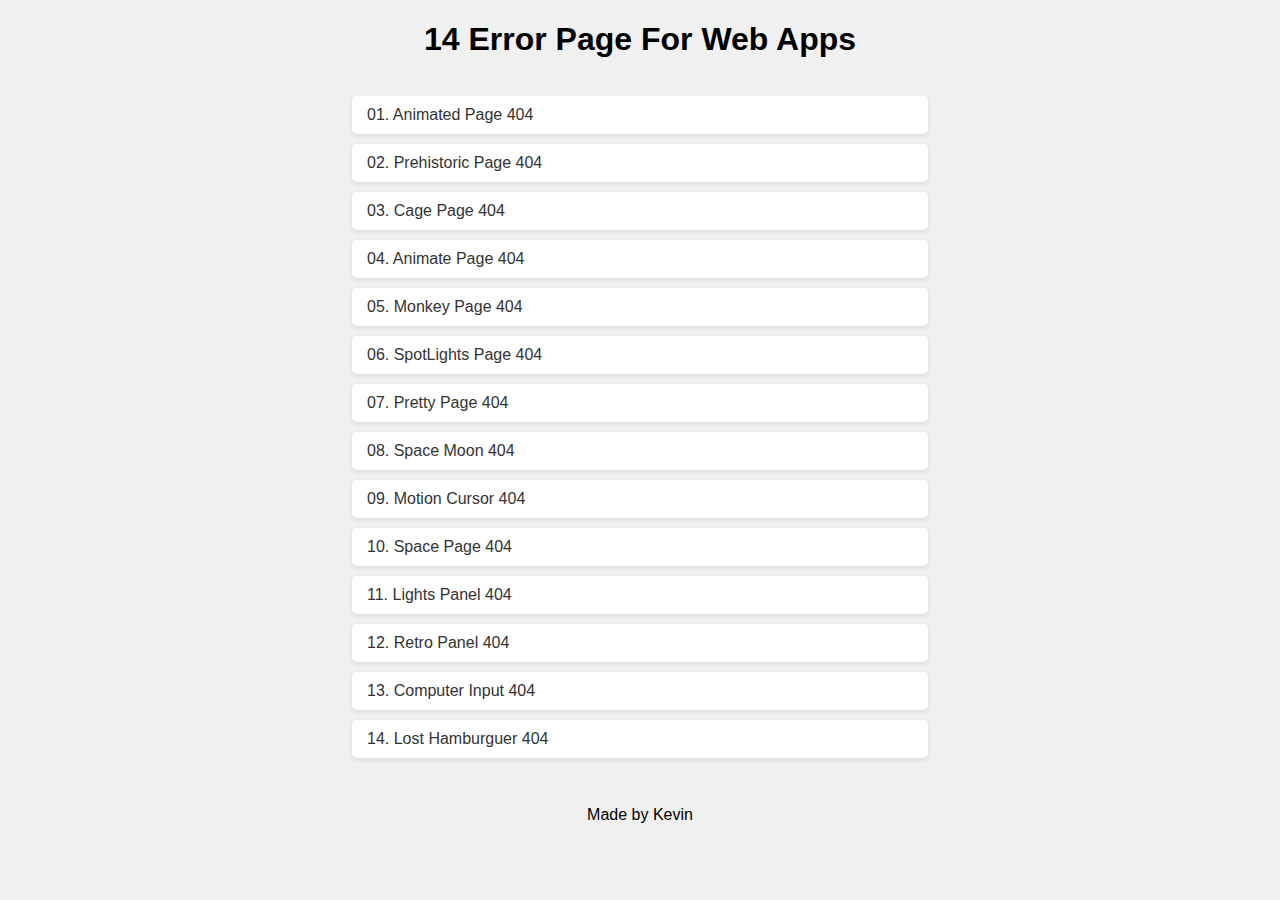
<file: index.html>
<html lang="en">
  <head>
    <title>Error Page Collection</title>
    <meta charset="UTF-8" />
    <meta http-equiv="X-UA-Compatible" content="IE=edge" />
    <meta name="viewport" content="width=device-width, initial-scale=1.0" />
    <meta name="description" content="Icons provided by Icons8" />
    <link rel="icon" href="./assets/icons/icons8-404-47" type="image/png" />
    <link rel="stylesheet" href="./assets/css/default.css" />
  </head>

  <body class="main-body">
    <h1>14 Error Page For Web Apps</h1>
    <main class="main-container">
      <ul>
        <li>
          <a href="./pages/01-Animated-Page-404/index.html"
            >01. Animated Page 404</a
          >
        </li>
        <li>
          <a href="./pages/02-Prehistoric-Page-404/index.html"
            >02. Prehistoric Page 404</a
          >
        </li>
        <li>
          <a href="./pages/03-Cage-Page-404/index.html"> 03. Cage Page 404</a>
        </li>
        <li>
          <a href="./pages/04-Animate-Page-404/index.html"
            >04. Animate Page 404</a
          >
        </li>
        <li>
          <a href="./pages/05-Monkey-Page-404/index.html"
            >05. Monkey Page 404</a
          >
        </li>
        <li>
          <a href="./pages/06-SpotLights-Page-404/index.html"
            >06. SpotLights Page 404</a
          >
        </li>
        <li>
          <a href="./pages/07-Pretty-Page-404/index.html"
            >07. Pretty Page 404</a
          >
        </li>
        <li>
          <a href="./pages/08-Space-Moon-404/index.html"> 08. Space Moon 404</a>
        </li>
        <li>
          <a href="./pages/09-Motion-Cursor-404/index.html"
            >09. Motion Cursor 404</a
          >
        </li>
        <li>
          <a href="./pages/10-Space-Page-404/index.html"> 10. Space Page 404</a>
        </li>
        <li>
          <a href="./pages/11-Lights-Panel-404/index.html"
            >11. Lights Panel 404</a
          >
        </li>
        <li>
          <a href="./pages/12-Retro-Panel-404/index.html"
            >12. Retro Panel 404</a
          >
        </li>
        <li>
          <a href="./pages/13-Computer-Input-404/index.html"
            >13. Computer Input 404</a
          >
        </li>
        <li>
          <a href="./pages/14-Lost-Hamburguer-404/index.html"
            >14. Lost Hamburguer 404</a
          >
        </li>
      </ul>
    </main>
    <footer class="main-container">
      <p>Made by Kevin</p>
    </footer>
  </body>
</html>
</file>
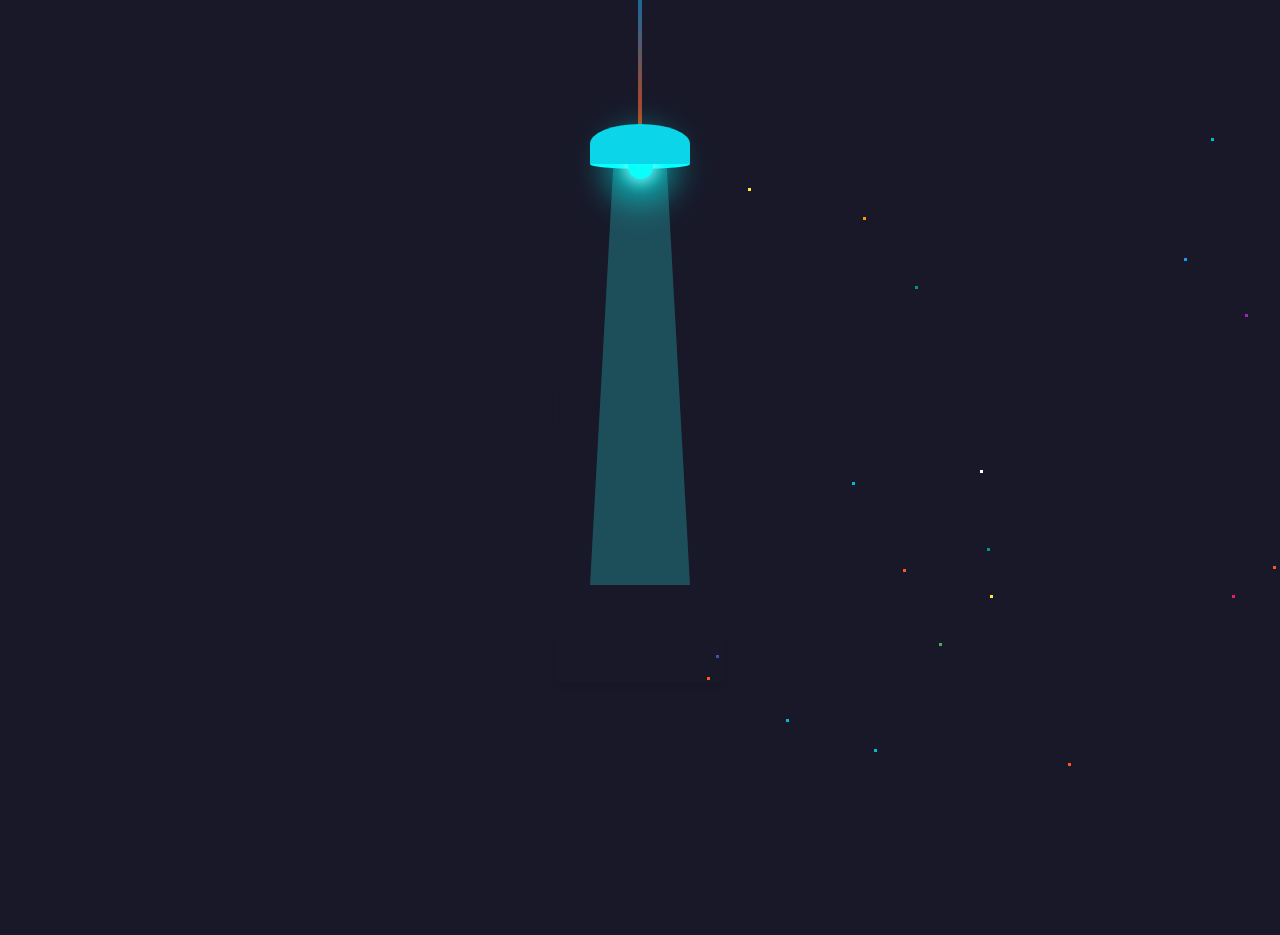
<file: pages/01-Animated-Page-404/index.html>
<!DOCTYPE html>
<html lang="en">
  <head>
    <title>Animated Page 404</title>
    <meta charset="UTF-8" />
    <meta http-equiv="X-UA-Compatible" content="IE=edge" />
    <meta name="viewport" content="width=device-width, initial-scale=1.0" />
    <meta name="description" content="Icons provided by Icons8" />
    <link
      rel="icon"
      href="../../assets/icons/icons8-404-47"
      type="image/png"
    />
    <link rel="stylesheet" href="../../assets/css/all.min.css" />
    <link rel="stylesheet" href="../../assets/css/default.css" />
    <link rel="stylesheet" href="./styles.css" />
  </head>

  <body>
    <header class="top-header"></header>

    <!--dust particel-->
    <div>
      <div class="starsec"></div>
      <div class="starthird"></div>
      <div class="starfourth"></div>
      <div class="starfifth"></div>
    </div>
    <!--Dust particle end--->

    <div class="lamp__wrap">
      <div class="lamp">
        <div class="cable"></div>
        <div class="cover"></div>
        <div class="in-cover">
          <div class="bulb"></div>
        </div>
        <div class="light"></div>
      </div>
    </div>
    <!-- END Lamp -->
    <section class="error">
      <!-- Content -->
      <div class="error__content">
        <div class="error__message message">
          <h1 class="message__title">Page Not Found</h1>
          <p class="message__text">
            We're sorry, the page you were looking for isn't found here. The
            link you followed may either be broken or no longer exists. Please
            try again, or take a look at our.
          </p>
        </div>
        <div class="error__nav e-nav">
          <a href="../../index.html" class="e-nav__link"></a>
        </div>
      </div>
      <!-- END Content -->
    </section>
  </body>
</html>
</file>
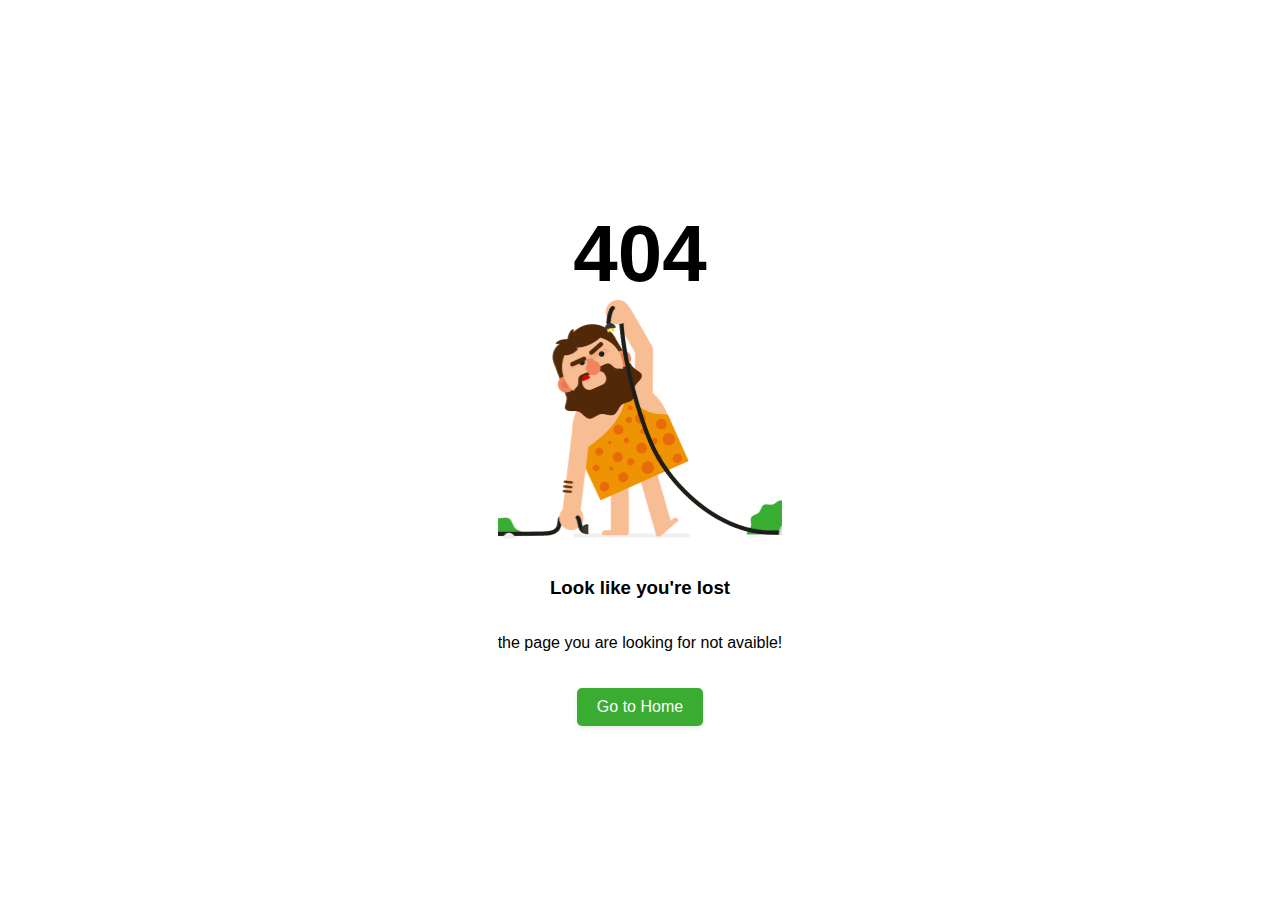
<file: pages/02-Prehistoric-Page-404/index.html>
<!DOCTYPE html>
<html lang="en">
  <head>
    <title>Prehistoric Page 404</title>
    <meta charset="UTF-8" />
    <meta http-equiv="X-UA-Compatible" content="IE=edge" />
    <meta name="viewport" content="width=device-width, initial-scale=1.0" />
    <meta name="description" content="Icons provided by Icons8" />
    <link
      rel="icon"
      href="../../assets/icons/icons8-404-47"
      type="image/png"
    />
    <link rel="stylesheet" href="../../assets/css/all.min.css" />
    <link rel="stylesheet" href="../../assets/css/default.css" />
    <link rel="stylesheet" href="./styles.css" />
  </head>

  <body>
    <section class="page_404">
      <div class="container">
        <div class="row">
          <div class="col-sm-12">
            <div class="col-sm-10 col-sm-offset-1 text-center">
              <div class="four_zero_four_bg">
                <h1 class="text-center">404</h1>
              </div>

              <div class="contant_box_404">
                <h3 class="h2">Look like you're lost</h3>

                <p>the page you are looking for not avaible!</p>

                <a href="../../index.html" class="link_404">Go to Home</a>
              </div>
            </div>
          </div>
        </div>
      </div>
    </section>
  </body>
</html>
</file>
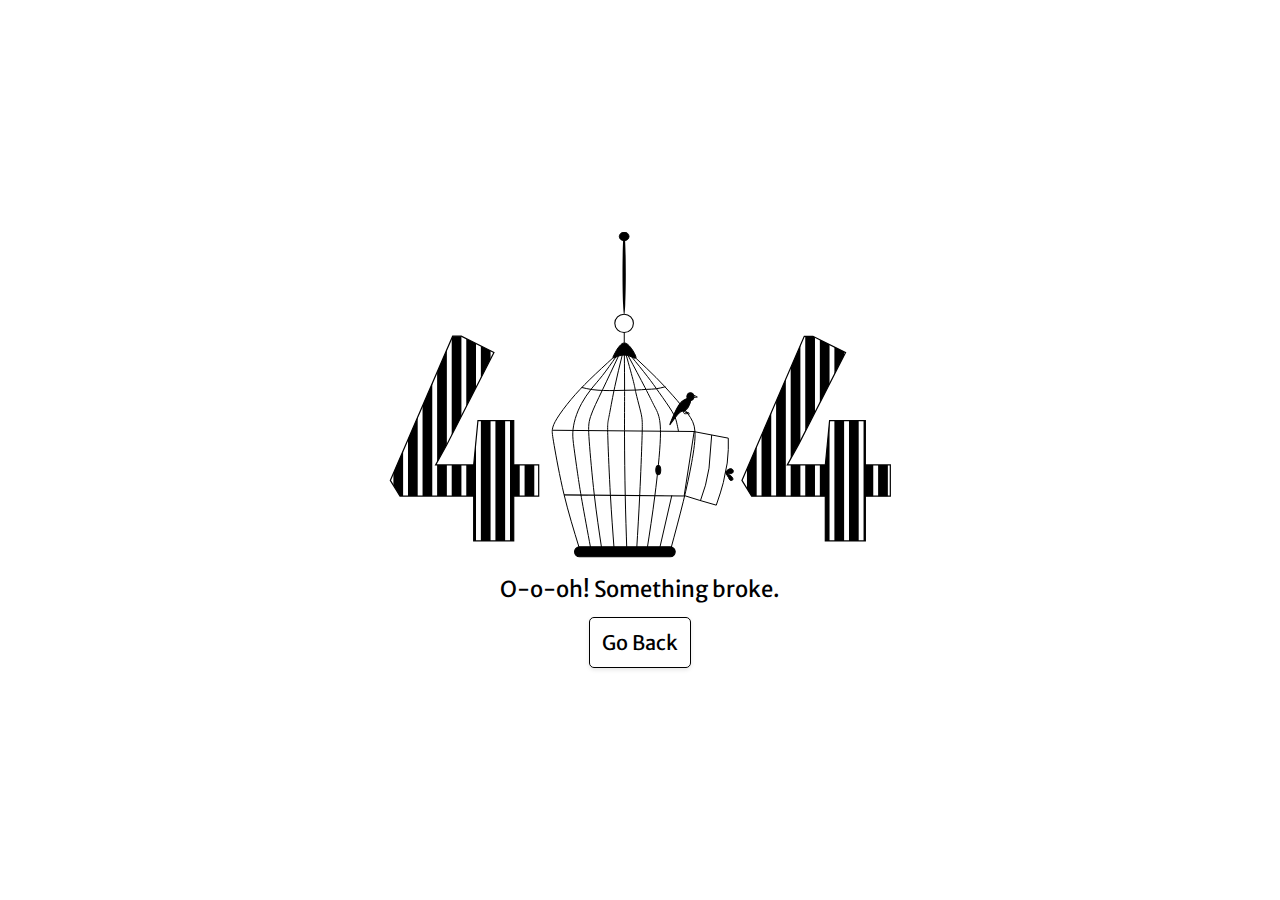
<file: pages/03-Cage-Page-404/index.html>
<!DOCTYPE html>
<html lang="en">
  <head>
    <title>Cage Page 404</title>
    <meta charset="UTF-8" />
    <meta http-equiv="X-UA-Compatible" content="IE=edge" />
    <meta name="viewport" content="width=device-width, initial-scale=1.0" />
    <meta name="description" content="Icons provided by Icons8" />
    <link
      rel="icon"
      href="../../assets/icons/icons8-404-47"
      type="image/png"
    />
    <link rel="stylesheet" href="../../assets/css/all.min.css" />
    <link rel="stylesheet" href="../../assets/css/default.css" />
    <link rel="stylesheet" href="./styles.css" />
  </head>

  <body>
    <main>
      <svg
        viewBox="0 0 541.17206 328.45184"
        height="328.45184"
        width="541.17206"
        id="svg2"
        version="1.1"
      >
        <metadata id="metadata8"></metadata>
        <defs id="defs6">
          <pattern
            patternUnits="userSpaceOnUse"
            width="1.5"
            height="1"
            patternTransform="translate(0,0) scale(10,10)"
            id="Strips2_1"
          >
            <rect
              style="fill: black; stroke: none"
              x="0"
              y="-0.5"
              width="1"
              height="2"
              id="rect5419"
            />
          </pattern>
          <linearGradient osb:paint="solid" id="linearGradient6096">
            <stop
              id="stop6094"
              offset="0"
              style="stop-color: #000000; stop-opacity: 1"
            />
          </linearGradient>
        </defs>
        <g transform="translate(170.14515,0.038164)" id="layer1">
          <g id="g6219">
            <path
              transform="matrix(1.0150687,0,0,11.193923,-1.3895945,-2685.7441)"
              style="
                display: inline;
                fill: #000000;
                fill-opacity: 1;
                stroke: #000000;
                stroke-width: 0.1px;
                stroke-linecap: butt;
                stroke-linejoin: miter;
                stroke-opacity: 1;
              "
              d="m 145.0586,263.51309 c -90.20375,-0.0994 -119.20375,-0.0994 -119.20375,-0.0994"
              id="path6180"
            />
            <g id="g6174">
              <ellipse
                ry="9.161705"
                rx="9.3055239"
                cy="91.32917"
                cx="84.963676"
                id="path4488"
                style="
                  display: inline;
                  opacity: 1;
                  fill: none;
                  fill-opacity: 0.4627451;
                  fill-rule: nonzero;
                  stroke: #000000;
                  stroke-width: 1.08691013;
                  stroke-miterlimit: 4;
                  stroke-dasharray: none;
                  stroke-opacity: 1;
                "
              />
              <path
                id="path4490"
                d="m 84.984382,-0.03816399 c 0.911733,-5.0186e-4 1.661858,18.47051499 1.674386,41.22988399 0.0069,12.610431 -0.214009,23.904598 -0.56753,31.469836 -0.282878,6.088471 -0.652275,9.761785 -1.058838,9.762119 -0.406564,3.33e-4 -0.78198,-3.672386 -1.074838,-9.760657 -0.36185,-7.564779 -0.595233,-18.858715 -0.602175,-31.469228 -0.01253,-22.759565 0.717262,-41.23145213 1.628995,-41.23195399 z"
                style="
                  display: inline;
                  fill: #000000;
                  stroke: none;
                  stroke-width: 0.23743393px;
                  stroke-linecap: butt;
                  stroke-linejoin: miter;
                  stroke-opacity: 1;
                "
              />
              <path
                id="path4496"
                d="m 85.115421,100.5729 c -0.0036,3.37532 -0.0071,6.75165 -0.0107,10.12897 m 0.512159,0.18258 c -1.914603,-0.23621 -3.505591,1.17801 -4.861444,2.68113 -1.355853,1.50312 -2.473764,3.09173 -3.387866,4.59538 -0.914103,1.50365 -1.620209,2.91586 -2.416229,4.41952 -0.79602,1.50365 -1.67928,3.09352 -0.808656,3.24054 0.870624,0.14702 3.490408,-1.14815 5.700074,-1.91396 2.209666,-0.76581 4.001473,-1.00079 5.922125,-0.86765 1.920652,0.13314 3.947462,0.6325 6.245357,1.6195 2.297896,0.98701 4.861161,2.46015 4.9051,0.91309 0.04394,-1.54706 -2.430929,-6.11379 -4.787811,-9.33976 -2.356882,-3.22597 -4.596047,-5.11158 -6.51065,-5.34779 z"
                style="
                  display: inline;
                  fill: #000000;
                  fill-opacity: 1;
                  stroke: #000000;
                  stroke-width: 1px;
                  stroke-linecap: butt;
                  stroke-linejoin: miter;
                  stroke-opacity: 1;
                "
              />
              <rect
                ry="5"
                y="314.84082"
                x="35.355339"
                height="9.8994951"
                width="100.76272"
                id="rect4553"
                style="
                  display: inline;
                  opacity: 1;
                  fill: #000000;
                  fill-opacity: 1;
                  fill-rule: nonzero;
                  stroke: #000000;
                  stroke-width: 1.00157475;
                  stroke-miterlimit: 4;
                  stroke-dasharray: none;
                  stroke-opacity: 1;
                "
              />
              <path
                id="path4513"
                d="m 74.6875,125.03748 c -8.394789,7.68654 -16.790624,15.37405 -23.988969,22.38484 -7.198345,7.0108 -13.197555,13.3433 -18.781379,20.01048 -5.583823,6.66719 -10.749655,13.66605 -13.916608,18.7496 -3.166952,5.08355 -4.333432,8.24971 -4.750315,11.08369 -0.416883,2.83399 -0.08368,5.33304 1.809372,16.25302 1.893048,10.91998 5.343489,30.24673 9.760132,48.66349 4.416642,18.41676 9.798356,35.91675 15.180267,53.41738"
                style="
                  display: inline;
                  fill: none;
                  stroke: #000000;
                  stroke-width: 1px;
                  stroke-linecap: butt;
                  stroke-linejoin: miter;
                  stroke-opacity: 1;
                "
              />
              <path
                id="path4517"
                d="m 76.9375,124.66248 c -4.548745,6.50695 -9.29087,13.29053 -13.530749,18.69724 -4.239879,5.4067 -8.072459,9.57255 -11.572943,13.98975 -3.500484,4.41719 -6.66636,9.08269 -9.333429,13.99996 -2.66707,4.91727 -4.833205,10.08267 -6.333458,15.08327 -1.500252,5.0006 -2.33339,9.8328 -2.500149,14.33343 -0.166759,4.50062 0.333124,8.66631 1.249922,15.50064 0.916798,6.83434 2.249854,16.33237 3.499902,24.91604 1.250047,8.58368 2.416611,16.24967 4.583438,28.58394 2.166827,12.33427 5.333153,29.33244 8.499966,46.33323"
                style="
                  display: inline;
                  fill: none;
                  stroke: #000000;
                  stroke-width: 1px;
                  stroke-linecap: butt;
                  stroke-linejoin: miter;
                  stroke-opacity: 1;
                "
              />
              <path
                id="path4521"
                d="m 96.8125,126.22498 c 6.89586,6.45836 13.7917,12.9167 19.98957,19.14581 6.19786,6.22912 11.69789,12.22914 17.11456,18.39581 5.41666,6.16667 10.74996,12.49995 14.74993,17.91655 3.99997,5.41659 6.66659,9.91653 7.16671,17.83316 0.50012,7.91664 -1.16644,19.24921 -3.3502,31.24619 -2.18376,11.99698 -4.81616,24.33632 -8.42063,38.99809 -3.60448,14.66177 -8.06212,31.17154 -12.56244,47.83939"
                style="
                  display: inline;
                  fill: none;
                  stroke: #000000;
                  stroke-width: 1px;
                  stroke-linecap: butt;
                  stroke-linejoin: miter;
                  stroke-opacity: 1;
                "
              />
              <path
                id="path4525"
                d="m 91.9375,124.09998 c 5.854072,7.16655 11.70824,14.33322 16.21863,20.16651 4.51039,5.83328 7.67706,10.33329 11.92718,16.33346 4.25012,6.00017 9.58322,13.49984 12.66653,18.58299 3.08332,5.08314 3.91663,7.74974 4.68205,10.91384 0.76542,3.1641 1.40129,6.50242 1.69781,8.02406 0.29651,1.52165 0.22299,1.06579 0.14933,0.60912"
                style="
                  display: inline;
                  fill: none;
                  stroke: #000000;
                  stroke-width: 1px;
                  stroke-linecap: butt;
                  stroke-linejoin: miter;
                  stroke-opacity: 1;
                "
              />
              <path
                id="path4533"
                d="m 89,123.66248 c 6.159885,11.51771 12.31996,23.03577 16.83724,31.78904 4.51728,8.75327 7.29964,14.54985 9.24424,18.32123 1.9446,3.77138 3.00519,5.42118 4.1838,9.19262 1.17861,3.77144 2.47477,9.6631 1.94443,23.80647 -0.53034,14.14338 -2.88706,36.53226 -5.4209,56.44951 -2.53383,19.91725 -5.24428,37.35836 -7.95503,54.80146"
                style="
                  display: inline;
                  fill: none;
                  stroke: #000000;
                  stroke-width: 1px;
                  stroke-linecap: butt;
                  stroke-linejoin: miter;
                  stroke-opacity: 1;
                "
              />
              <path
                id="path4537"
                d="m 87.0625,123.03748 c 2.916637,10.42937 5.833458,20.8594 7.291964,26.66356 1.458505,5.80416 1.458505,6.98257 2.402021,11.11052 0.943517,4.12795 2.827535,11.19302 4.065005,16.02501 1.23748,4.832 1.82668,7.42447 2.12139,10.84263 0.29471,3.41815 0.29471,7.65958 -0.11785,20.44893 -0.41255,12.78934 -1.23731,34.11536 -2.18014,53.62015 -0.94282,19.50478 -2.003429,37.18159 -3.064154,54.86032"
                style="
                  display: inline;
                  fill: none;
                  stroke: #000000;
                  stroke-width: 1px;
                  stroke-linecap: butt;
                  stroke-linejoin: miter;
                  stroke-opacity: 1;
                "
              />
              <path
                id="path4541"
                d="m 85.206367,122.98266 c 0.117841,11.74369 0.235693,23.48835 0.235693,36.55072 -10e-7,13.06238 -0.117833,27.43796 -0.05891,45.3521 0.05892,17.91413 0.29461,39.36153 0.707091,58.80738 0.412482,19.44585 1.001711,36.88701 1.590999,54.32995"
                style="
                  display: inline;
                  fill: none;
                  stroke: #000000;
                  stroke-width: 1px;
                  stroke-linecap: butt;
                  stroke-linejoin: miter;
                  stroke-opacity: 1;
                "
              />
              <path
                id="path4545"
                d="m 83.12978,122.92016 c -2.601311,10.56131 -5.214983,21.17282 -7.40283,31.41665 -2.187847,10.24384 -3.955407,20.14218 -5.074975,26.03483 -1.119568,5.89264 -1.59092,7.77805 -1.885708,10.07706 -0.294789,2.29901 -0.412567,5.0079 5.1e-5,17.56339 0.412617,12.55548 1.355064,34.93859 2.474996,54.74239 1.119932,19.80379 2.415574,37.00049 3.712005,54.20767"
                style="
                  display: inline;
                  fill: none;
                  stroke: #000000;
                  stroke-width: 1px;
                  stroke-linecap: butt;
                  stroke-linejoin: miter;
                  stroke-opacity: 1;
                "
              />
              <path
                id="path4549"
                d="m 79.25478,124.23266 c -5.440192,11.56251 -10.880951,23.12622 -15.899657,33.56368 -5.018706,10.43747 -9.614414,19.74672 -11.912808,26.70033 -2.298394,6.95362 -2.298394,11.54922 -1.355419,24.57415 0.942974,13.02493 2.828182,34.46917 5.066095,53.84746 2.237913,19.37829 4.833109,36.71892 7.425959,54.04387"
                style="
                  display: inline;
                  fill: none;
                  stroke: #000000;
                  stroke-width: 1px;
                  stroke-linecap: butt;
                  stroke-linejoin: miter;
                  stroke-opacity: 1;
                "
              />
              <path
                id="path4556"
                d="m 42.426407,155.38825 c 3.4184,0.82513 6.836082,1.65009 10.606997,2.18034 3.770916,0.53024 7.89657,0.76599 11.608535,0.88382 3.711965,0.11782 7.012548,0.11782 10.429711,0.0589 3.417163,-0.0589 6.953769,-0.17681 10.606588,-0.23572 3.652818,-0.0589 7.425155,-0.0589 11.137027,-0.23569 3.711875,-0.17679 7.366225,-0.53043 10.724475,-0.70716 3.35826,-0.17672 6.4233,-0.17672 9.48702,-0.58922 3.06372,-0.41251 6.12885,-1.23774 9.1918,-2.06238"
                style="
                  display: inline;
                  fill: none;
                  stroke: #000000;
                  stroke-width: 1px;
                  stroke-linecap: butt;
                  stroke-linejoin: miter;
                  stroke-opacity: 1;
                "
              />
              <path
                id="path4560"
                d="m 13.113199,198.16821 c 47.547038,0.40361 95.093071,0.80721 142.638101,1.2108"
                style="
                  display: inline;
                  fill: none;
                  stroke: #000000;
                  stroke-width: 1.00614154px;
                  stroke-linecap: butt;
                  stroke-linejoin: miter;
                  stroke-opacity: 1;
                "
              />
              <path
                id="path4529"
                d="m 132.6875,263.34998 c -4.2289,18.4155 -8.45806,36.83216 -12.6875,55.25"
                style="
                  display: inline;
                  fill: none;
                  stroke: #000000;
                  stroke-width: 1px;
                  stroke-linecap: butt;
                  stroke-linejoin: miter;
                  stroke-opacity: 1;
                "
              />
              <ellipse
                ry="4.6715717"
                rx="2.5"
                cy="238.08525"
                cx="119.12262"
                id="path4614"
                style="
                  display: inline;
                  opacity: 1;
                  fill: #000000;
                  fill-opacity: 1;
                  fill-rule: nonzero;
                  stroke: #000000;
                  stroke-width: 1.00157475;
                  stroke-miterlimit: 4;
                  stroke-dasharray: none;
                  stroke-opacity: 1;
                "
              />
              <ellipse
                ry="4.3158579"
                rx="4.9001703"
                cy="4.3948641"
                cx="85.016434"
                id="path4616"
                style="
                  display: inline;
                  opacity: 1;
                  fill: #000000;
                  fill-opacity: 1;
                  fill-rule: nonzero;
                  stroke: #000000;
                  stroke-width: 0.82170224;
                  stroke-miterlimit: 4;
                  stroke-dasharray: none;
                  stroke-opacity: 1;
                "
              />
              <ellipse
                transform="translate(-170.14515,-0.038164)"
                ry="3.880542"
                rx="3.5777507"
                cy="164.5713"
                cx="321.42224"
                id="path4565"
                style="
                  opacity: 1;
                  fill: #000000;
                  fill-opacity: 1;
                  fill-rule: nonzero;
                  stroke: #000000;
                  stroke-width: 1.00157475;
                  stroke-miterlimit: 4;
                  stroke-dasharray: none;
                  stroke-opacity: 1;
                "
              />
              <path
                transform="translate(-170.14515,-0.038164)"
                id="path4567"
                d="m 321.74355,168.0687 c -1e-5,3.3913 -3.42414,11.26702 -8.73834,11.26702 -5.3142,0 -18.59463,27.24606 -8.38477,3.759 1.35199,-3.11016 5.69513,-12.89881 10.50609,-15.15612 8.05545,-3.77965 6.61702,-3.26121 6.61702,0.1301 z"
                style="
                  opacity: 1;
                  fill: #000000;
                  fill-opacity: 1;
                  fill-rule: nonzero;
                  stroke: #000000;
                  stroke-width: 1.00157475;
                  stroke-miterlimit: 4;
                  stroke-dasharray: none;
                  stroke-opacity: 1;
                "
              />
              <path
                transform="translate(-170.14515,-0.038164)"
                id="path4570"
                d="m 325,163.45184 c 1.66722,0.62594 3.33388,1.25167 3.33438,1.56444 5e-4,0.31276 -1.66671,0.31276 -3.33438,0.31276"
                style="
                  fill: none;
                  stroke: #000000;
                  stroke-width: 1px;
                  stroke-linecap: butt;
                  stroke-linejoin: miter;
                  stroke-opacity: 1;
                "
              />
              <path
                transform="translate(-170.14515,-0.038164)"
                id="path4578"
                d="m 314.72098,177.37003 c -0.21488,1.64138 -0.42965,3.28197 0.28484,3.96351 0.71449,0.68155 2.35396,0.39999 3.99418,0.1183"
                style="
                  fill: none;
                  stroke: #000000;
                  stroke-width: 1px;
                  stroke-linecap: butt;
                  stroke-linejoin: miter;
                  stroke-opacity: 1;
                "
              />
              <path
                transform="translate(-170.14515,-0.038164)"
                id="path4578-1"
                d="m 316,176.45184 c -0.29612,1.41007 -0.59214,2.81967 -0.25801,3.48764 0.33413,0.66798 1.29605,0.59017 2.25801,0.51236"
                style="
                  fill: none;
                  stroke: #000000;
                  stroke-width: 1px;
                  stroke-linecap: butt;
                  stroke-linejoin: miter;
                  stroke-opacity: 1;
                "
              />
              <path
                transform="translate(-170.14515,-0.038164)"
                id="path4610"
                d="m 318,180.45184 c 0.66667,0 1.33434,0 1.501,0.16616 0.16667,0.16617 -0.16667,0.49951 0.001,0.66667 0.16767,0.16717 0.68771,0.16717 0.89053,0.36949 0.20282,0.20233 -0.0582,0.46335 -0.39253,0.79768"
                style="
                  fill: none;
                  stroke: #000000;
                  stroke-width: 1px;
                  stroke-linecap: butt;
                  stroke-linejoin: miter;
                  stroke-opacity: 1;
                "
              />
              <path
                id="path4573"
                d="m 155,199.59998 34.15106,6.52318 v 11.49049 l -1.06066,13.43503 -3.88908,19.44543 -3.00521,10.42983 -4.06586,12.19759 -17.14734,-4.94975 -14.92431,-4.65869 v 0 L 155,199.59998"
                style="
                  fill: none;
                  stroke: #000000;
                  stroke-width: 1px;
                  stroke-linecap: butt;
                  stroke-linejoin: miter;
                  stroke-opacity: 1;
                "
              />
              <path
                id="path4575"
                d="m 172.53405,202.94118 -2.65165,33.23402 -3.53553,16.97056 -5.12652,15.73313"
                style="
                  fill: none;
                  stroke: #000000;
                  stroke-width: 1px;
                  stroke-linecap: butt;
                  stroke-linejoin: miter;
                  stroke-opacity: 1;
                "
              />
              <path
                id="path4579"
                d="m 187.2662,239.00256 c 0.76634,-0.82482 2.12163,-2.00333 3.50552,-2.26818 1.38389,-0.26485 2.79921,0.38383 3.2412,1.53192 0.442,1.14808 -0.0885,2.79852 -1.5624,3.24089 -1.4739,0.44236 -3.88809,-0.32312 -3.7995,0.001 0.0886,0.32427 2.68064,1.73812 4.00626,3.12221 1.32563,1.38408 1.38456,2.73956 0.79537,3.38822 -0.5892,0.64866 -1.82576,0.58977 -2.53349,0.11762 -0.70773,-0.47215 -0.88437,-1.35536 -1.59092,-2.65068 -0.70656,-1.29532 -1.94507,-3.00565 -2.47512,-4.09626 -0.53005,-1.09062 -0.35326,-1.56206 0.41308,-2.38689 z"
                style="
                  fill: #000000;
                  fill-opacity: 1;
                  stroke: #000000;
                  stroke-width: 1px;
                  stroke-linecap: butt;
                  stroke-linejoin: miter;
                  stroke-opacity: 1;
                "
              />
            </g>
          </g>
        </g>
        <g id="layer3">
          <g
            id="text4526"
            style="
              fill: url(#Strips2_1);
              fill-opacity: 1;
              stroke: none;
              stroke-width: 1.23488784;
            "
            transform="matrix(0.97168718,0,0,1.0291378,170.14515,0.038164)"
            aria-label="4"
          >
            <path
              id="path4555"
              style="
                fill: url(#Strips2_1);
                fill-opacity: 1;
                stroke: #000000;
                stroke-width: 1.23488784;
                stroke-opacity: 1;
              "
              d="M -0.46490841,256.59082 H -26.166013 v 43.5298 h -41.214384 v -43.5298 h -75.829833 l -9.95629,-15.28174 64.136994,-140.0826 h 8.914347 l 33.573515,15.8606 -48.507941,89.60655 -11.461305,19.56526 h 39.130513 l 4.399288,-43.06672 h 36.815096 v 43.06672 h 25.70110459 z"
            />
          </g>
          <g
            id="text4526-2"
            style="
              fill: url(#Strips2_1);
              fill-opacity: 1;
              stroke: none;
              stroke-width: 1.23488784;
            "
            transform="matrix(0.97168718,0,0,1.0291378,377.95605,103.2934)"
            aria-label="4"
          >
            <path
              id="path4558"
              style="
                fill: url(#Strips2_1);
                fill-opacity: 1;
                stroke: #000000;
                stroke-width: 1.23488784;
                stroke-opacity: 1;
              "
              d="m 147.55592,156.33602 h -25.70111 v 43.5298 H 80.640431 v -43.5298 H 4.8105946 L -5.1456892,141.05429 58.991302,0.97168512 h 8.914347 L 101.47916,16.832277 52.971223,106.43883 41.50992,126.00409 h 39.130511 l 4.399288,-43.06672 h 36.815091 v 43.06672 h 25.70111 z"
            />
          </g>
        </g>
      </svg>

      <p id="errorText">O-o-oh! Something broke.</p>
      <a id="errorLink" href="../../index.html">Go Back</a>
    </main>
  </body>
</html>
</file>
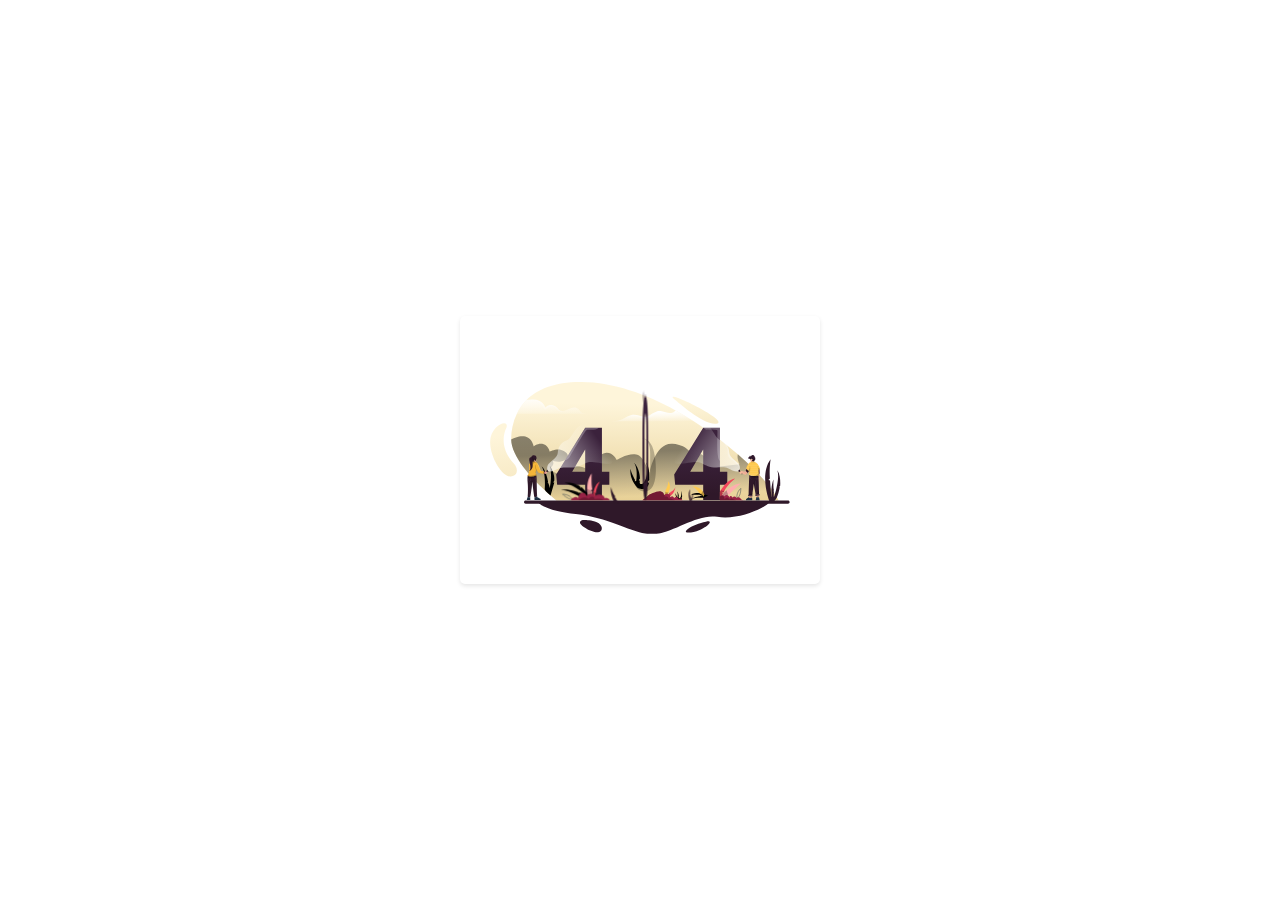
<file: pages/04-Animate-Page-404/index.html>
<!DOCTYPE html>
<html lang="en">
  <head>
    <title>Animate Page 404</title>
    <meta charset="UTF-8" />
    <meta http-equiv="X-UA-Compatible" content="IE=edge" />
    <meta name="viewport" content="width=device-width, initial-scale=1.0" />
    <meta name="description" content="Icons provided by Icons8" />
    <link
      rel="icon"
      href="../../assets/icons/icons8-404-47"
      type="image/png"
    />
    <link rel="stylesheet" href="../../assets/css/all.min.css" />
    <link rel="stylesheet" href="../../assets/css/default.css" />
    <link rel="stylesheet" href="../../assets/css/bootstrap.min.css" />
    <link rel="stylesheet" href="./styles.css" />
  </head>

  <body>
    <a href="../../index.html">
      <div class="container">
        <div class="row">
          <div class="col-sm-12 col-md-12 mt-5 mb-5">
            <svg
              width="100%"
              height="100%"
              viewBox="0 0 636 324"
              fill="none"
              xmlns="http://www.w3.org/2000/svg"
            >
              <g id="OBJECTS">
                <g id="Group">
                  <path
                    id="Vector"
                    d="M101.3 255.2C101.3 255.2 111.1 272.6 181.8 280.5C252.5 288.4 288.2 314.9 333.1 322.8C378 330.7 433.6 278.5 481.8 286.5C530 294.4 588.2 264.2 592.8 255.2H101.3Z"
                    fill="#2F1829"
                  />
                  <path
                    id="Vector_2"
                    d="M611.9 251.7H601.4L140.8 251.8C140.8 251.8 136.1 248.1 128.9 241.8C125.8 239.1 122.2 235.9 118.3 232.3C116.9 231 115.4 229.6 113.9 228.2C100.2 215.3 83.6 198.2 70.1 180.1C55.9 161 45.1 140.6 44.8 122.6C44.8 122.2 44.8 121.8 44.8 121.4C45 104 48.4 85.1 56.9 67.7C61.9 57.5 68.5 47.8 77.3 39C100.1 16.2 137.1 0.300011 194.5 0.800011C261.4 1.30001 330.8 26.3 393.5 60.8C406.6 68 419.4 75.7 431.9 83.6C441.1 89.5 450.1 95.5 458.8 101.6C483.1 118.6 505.6 136.4 525.5 153.8C570.6 193.1 602.3 230.4 611.9 251.7Z"
                    fill="url(#paint0_linear)"
                  />
                  <path
                    id="Vector_3"
                    opacity="0.45"
                    d="M611.9 251.7H601.4L140.8 251.8C140.8 251.8 136.1 248.1 128.9 241.8C125.8 239.1 122.2 235.9 118.3 232.3C116.9 231 115.4 229.6 113.9 228.2C100.2 215.3 83.6 198.2 70.1 180.1C55.9 161 45.1 140.6 44.8 122.6C50.5 119.6 63.9 113.5 75 116.3C89.5 119.9 92.6 137.2 92.6 137.2C92.6 137.2 103 128.8 113.9 132.8C124.8 136.8 126.5 148.4 126.5 148.4C126.5 148.4 139.4 141.8 150.9 144.6C162.5 147.4 171.8 158.6 159.4 165.9C147.1 173.1 133.3 167.5 132.9 167.4C133.1 167.6 137.9 174.2 129.1 182.2C120.1 190.4 154.6 197.5 154.6 197.5C154.6 197.5 155.9 175.1 179 177.6C202.1 180.1 220.8 192.6 220.8 192.6C220.8 192.6 222 158.3 240.5 152C259 145.7 268.5 165.9 268.5 165.9C268.5 165.9 309.5 139.4 323.4 164.1C337.3 188.8 337.9 193.5 337.9 193.5C337.9 193.5 349.8 128.5 387 131.5C424.2 134.5 431.1 160.3 430.5 162.9C429.9 165.5 441.2 146.2 452.4 156.7C463.6 167.2 470.1 181.8 470.1 181.8L529 174.9C529 174.9 523 163.3 525.4 153.8C570.6 193.1 602.3 230.4 611.9 251.7Z"
                    fill="url(#paint1_linear)"
                  />
                  <path
                    id="Vector_4"
                    d="M431.9 83.6H257.8C279.6 83.6 283.9 75.7 296.8 71.4C297.4 71.2 298 71 298.6 70.9C310.7 67.8 320.6 74.7 328.3 74.4C336.4 74.1 345.3 65.5 354.6 62.5C357.7 61.5 361 61.8 364.3 62.6C370.8 64.1 377.6 67.4 384.5 66.1C390.5 65 391 62.5 393.4 60.8C406.6 68 419.5 75.6 431.9 83.6Z"
                    fill="url(#paint2_linear)"
                  />
                  <path
                    id="Vector_5"
                    d="M206.5 67.7H56.9C61.8 57.7 68.3 48.1 76.9 39.4C77 39.3 77.2 39.1 77.3 39C80.8 38.3 84.6 37.8 88.7 37.6C112.4 36.6 117.4 54.5 117.4 54.5C117.4 54.5 123.6 46.2 134.8 50.2C146 54.2 142.1 59.1 151 61.8C152.2 62.1 153.4 62.2 154.7 62.1C163.2 61.4 173.9 52.1 183.4 55.5C194.4 59.4 187.3 67.7 206.5 67.7Z"
                    fill="url(#paint3_linear)"
                  />
                  <path
                    id="Vector_6"
                    d="M631.8 258.5H75.5C73.6 258.5 72.1 257 72.1 255.1C72.1 253.2 73.6 251.7 75.5 251.7H631.8C633.7 251.7 635.2 253.2 635.2 255.1C635.2 257 633.7 258.5 631.8 258.5Z"
                    fill="#2F1829"
                  />
                  <path
                    id="Vector_7"
                    opacity="0.25"
                    d="M364.4 62.5C354.5 65 343.3 75.8 336 77.4C326.9 79.4 316.3 74.8 306 72.2C302.9 71.4 300.5 71 298.6 70.8C310.7 67.7 320.6 74.6 328.3 74.3C336.4 74 345.3 65.4 354.6 62.4C357.8 61.4 361 61.7 364.4 62.5Z"
                    fill="white"
                  />
                  <path
                    id="Vector_8"
                    opacity="0.25"
                    d="M154.7 62.1C145.8 66.8 141.6 56.2 133.9 52.7C125 48.7 118.7 61.2 116.1 59C113.5 56.9 112.3 47.6 102.2 42.8C96.5 40.1 85.4 39.5 77 39.5C77.1 39.4 77.3 39.2 77.4 39.1C80.9 38.4 84.7 37.9 88.8 37.7C112.5 36.7 117.5 54.6 117.5 54.6C117.5 54.6 123.7 46.3 134.9 50.3C146.1 54.3 142.2 59.2 151.1 61.9C152.2 62.1 153.5 62.2 154.7 62.1Z"
                    fill="white"
                  />
                  <path
                    id="Vector_9"
                    d="M394.9 40.3C394.9 40.3 457.4 96.1 482.1 88.5C507 80.9 351.2 7.20001 394.9 40.3Z"
                    fill="url(#paint4_linear)"
                  />
                  <path
                    id="Vector_10"
                    d="M35 97C35 97 13.7 134.4 50.9 173.8C59.5 182.9 60.5 199.9 43.3 200.8C26.1 201.7 -0.599994 159.8 0.300006 126.1C1.30001 92.4 40.8 77.1 35 97Z"
                    fill="url(#paint5_linear)"
                  />
                  <path
                    id="Vector_11"
                    d="M461 295.7C461 295.7 425 303.6 415.8 315.9C411.3 321.9 429.2 321 444.5 314.4C460.5 307.5 473.6 294.9 461 295.7Z"
                    fill="#2F1829"
                  />
                  <path
                    id="Vector_12"
                    d="M200.2 293.4C200.2 293.4 214.2 293.1 226.5 297.9C238.8 302.7 241.5 317.4 229.2 319.2C217 321 189.1 304.7 190.7 298.1C191.9 293.1 200.2 293.4 200.2 293.4Z"
                    fill="#2F1829"
                  />
                </g>
                <path
                  id="Vector_13"
                  d="M136.3 213.7L128.4 241.1C125.3 238.4 121.7 235.2 117.8 231.6L116.1 228.4C116.1 228.4 119.1 193.2 109.2 179.1C118.7 185.7 123.3 212.4 123.3 212.4L121.8 214.4H123.3C123.3 214.4 125.7 218.9 126.6 225.5C132.7 193.9 126.8 178.6 126.6 178.1C126.8 178.4 131.6 184.2 134.4 193.8C137.3 203.6 136.2 209.7 136.2 209.7L133.8 213.6H136.3V213.7Z"
                  fill="black"
                />
                <g id="Group_2">
                  <g id="Group_3">
                    <path
                      id="Vector_14"
                      d="M376.1 240.6C376.1 240.6 378.7 238.3 380.6 235.8C380.9 235.4 381.3 234.9 381.5 234.5L382.7 235.9L382.3 233.7C382.3 233.7 390.4 230.9 393.3 223.1C391.5 231.6 388.1 238 384.1 240.9C382.3 242.2 380.5 242.8 378.6 242.7C372.3 242.5 376.1 240.6 376.1 240.6Z"
                      fill="#F3475C"
                    />
                    <g id="Group_4" opacity="0.25">
                      <path
                        id="Vector_15"
                        opacity="0.25"
                        d="M393.3 223.1C392.6 225.3 391.8 227.5 390.8 229.6C389.8 231.7 388.7 233.7 387.4 235.6C386.1 237.5 384.5 239.3 382.6 240.6C380.7 242 378.3 242.7 376 242.6C375.9 242.6 375.8 242.5 375.8 242.4C375.8 242.3 375.9 242.2 376 242.2C378.3 242.4 380.5 241.7 382.4 240.4C384.3 239.1 385.9 237.4 387.2 235.5C388.6 233.6 389.7 231.6 390.7 229.5C391.7 227.5 392.5 225.3 393.3 223.1Z"
                        fill="white"
                      />
                    </g>
                    <path
                      id="Vector_16"
                      opacity="0.25"
                      d="M376.1 240.6C376.1 240.6 378.7 238.3 380.6 235.8C381.4 238.2 383.1 240 384.1 240.9C382.3 242.2 380.5 242.8 378.6 242.7C372.3 242.5 376.1 240.6 376.1 240.6Z"
                      fill="black"
                    />
                  </g>
                  <path
                    id="Vector_17"
                    d="M313.5 225.2C313.5 225.2 294.9 207.7 297.9 184.4C299.8 195.2 307.7 208.1 307.7 208.1L306.7 211L310.2 210.3C310.2 210.3 314.6 183.7 304.7 170.8C318.1 184.6 317.9 205.1 317.9 205.1L315.4 208.9L317.9 210C317.9 210 315 220 323.7 216.1C332.4 212.3 337.9 179.2 330 170.8C339.4 178.9 337.9 206.8 337.9 207.7C337.9 208.6 333.8 212.4 333.8 212.4L336.9 214.7C336.9 214.7 335 233.6 313.5 225.2Z"
                    fill="black"
                  />
                  <path
                    id="Vector_18"
                    d="M398.8 250C398.8 250 392.3 243.9 393.4 235.8C394.1 239.6 396.8 244 396.8 244L396.5 245L397.7 244.8C397.7 244.8 399.2 235.5 395.8 231.1C400.4 235.9 400.4 243 400.4 243L399.5 244.3L400.4 244.7C400.4 244.7 399.4 248.2 402.4 246.8C405.4 245.5 407.3 234 404.6 231.1C407.9 233.9 407.3 243.6 407.3 243.9C407.3 244.2 405.9 245.5 405.9 245.5L407 246.3C406.9 246.4 406.3 253 398.8 250Z"
                    fill="black"
                  />
                  <g id="Group_5">
                    <path
                      id="Vector_19"
                      d="M374 241.1L368.7 241.5C372.5 238.1 371.9 234.8 371.4 233.3C371.2 232.8 371 232.4 371 232.4L373.5 232L372.1 230.1C372.1 230.1 376.6 224.9 378.3 211.1C383.6 220.4 381.5 228.8 378.7 234.3C376.6 238.6 374 241.1 374 241.1Z"
                      fill="#FFCA51"
                    />
                    <g id="Group_6" opacity="0.25">
                      <path
                        id="Vector_20"
                        opacity="0.25"
                        d="M378.3 211.1C378.9 213.7 379.2 216.3 379.3 218.9C379.4 221.5 379.4 224.2 379 226.8C378.6 229.4 378 232 377 234.4C376 236.8 374.5 239.1 372.7 241.1C372.6 241.2 372.5 241.2 372.4 241.1C372.3 241 372.3 240.9 372.4 240.8C374.2 238.9 375.6 236.7 376.7 234.3C377.7 231.9 378.4 229.3 378.8 226.8C379.2 224.2 379.3 221.6 379.2 219C379.1 216.3 378.9 213.7 378.3 211.1Z"
                        fill="white"
                      />
                    </g>
                    <path
                      id="Vector_21"
                      opacity="0.25"
                      d="M374 241.1L368.7 241.5C372.5 238.1 371.9 234.8 371.4 233.3C374.2 235 377 234.8 378.7 234.3C376.6 238.6 374 241.1 374 241.1Z"
                      fill="black"
                    />
                  </g>
                  <path
                    id="Vector_22"
                    d="M408.3 251.1H323L336.7 240C336.7 240 354.9 230.6 362.5 232.6C370.1 234.5 368.9 240.9 368.9 240.9C368.9 240.9 369.4 240.4 370.1 239.8C371.8 238.5 375 236.7 378.2 238.6C382.8 241.4 382.1 245 382.1 245.2C382.2 245.1 385 242.4 387.3 243.2C389.6 244.1 390.5 246.6 390.5 246.6C390.5 246.6 393.5 242.5 396 244C398.5 245.5 400 248.6 400 248.6C400 248.6 404 244.6 408.3 251.1Z"
                    fill="#982245"
                  />
                  <path
                    id="Vector_23"
                    opacity="0.25"
                    d="M391.9 251.1H323.1L336.8 240C336.8 240 355 230.6 362.6 232.6C370.2 234.5 369 240.9 369 240.9C369 240.9 369.5 240.4 370.2 239.8C370.4 241.2 370.4 242.6 370.2 244C370.2 244 374.1 242.5 376.6 244.6C379.1 246.7 378.4 248.6 378.4 248.6C378.4 248.6 381.8 246.6 385.7 248.6C386.8 249.3 389.3 250.2 391.9 251.1Z"
                    fill="black"
                  />
                </g>
                <g id="Group_7">
                  <path
                    id="Vector_24"
                    d="M237.3 191.1V97.5H201.8V97.8L159 166.6L140.3 196.7L142.4 218.4H201.8V251H237.3V218.4H253V191H237.3V191.1ZM201.8 191.1H174.2L199.6 147.4L201.8 143.8V191.1Z"
                    fill="url(#paint6_linear)"
                  />

                  <path
                    id="Vector_26"
                    d="M487.5 191.1V97.5H452V97.8L390.5 196.7L392.6 218.4H452V251H487.5V218.4H503.1V191H487.5V191.1ZM452 191.1H424.4L449.8 147.4L452 143.8V191.1V191.1Z"
                    fill="url(#paint8_linear)"
                  />
                  <path
                    id="Vector_27"
                    opacity="0.25"
                    d="M230.7 97.5C225.9 103.6 209.6 101.4 206 101.8C201.8 102.2 172.9 153.1 169 159.6C166.4 163.8 161.9 165.8 159.1 166.7L201.9 97.9V97.6H230.7V97.5Z"
                    fill="white"
                  />
                  <path
                    id="Vector_28"
                    opacity="0.25"
                    d="M487.5 97.5V168.3C478.4 160.7 483.4 104.9 482 103.1C480.5 101.1 461.5 102.4 458 101.3C455.7 100.6 453.8 98.6 452.8 97.4H487.5V97.5Z"
                    fill="white"
                  />
                  <path
                    id="Vector_29"
                    opacity="0.25"
                    d="M329.1 232.4C300.5 233.7 303.8 192.4 303.8 192.4C304 202.9 305.4 210.6 308.1 215.6C311 220.9 315.6 223.6 321.8 223.6C327.8 223.6 332.3 221 335.2 215.8C338.1 210.6 339.6 202.5 339.6 191.5V153.5C339.6 142.5 338.2 134.2 335.3 128.8C332.4 123.3 327.8 120.6 321.6 120.6C321.6 120.6 339.3 118.4 346.6 144.7C353.8 171 357.8 231.1 329.1 232.4Z"
                    fill="black"
                  />
                </g>
                <g id="zero">
                  <path
                    id="Vector_25"
                    d="M361.2 110.3C351.9 99 338.7 93.3 321.6 93.3C304.6 93.3 291.4 98.9 282.1 110.2C272.8 121.5 268.1 137.4 268.1 158.2V186.3C268.1 206.9 272.8 222.9 282.1 234.2C291.5 245.5 304.7 251.2 321.8 251.2C338.7 251.2 351.9 245.6 361.2 234.3C370.5 223 375.2 207.1 375.2 186.3V158.3C375.2 137.6 370.5 121.6 361.2 110.3ZM303.8 151.3C304 141 305.5 133.4 308.3 128.3C311.1 123.2 315.5 120.7 321.6 120.7C327.9 120.7 332.4 123.4 335.3 128.9C338.2 134.4 339.6 142.6 339.6 153.6V191.6C339.5 202.6 338.1 210.7 335.2 215.9C332.3 221.1 327.8 223.7 321.8 223.7C315.5 223.7 311 221 308.1 215.7C305.4 210.7 303.9 202.9 303.8 192.5C303.8 191.9 303.8 191.2 303.8 190.6V151.3V151.3Z"
                    fill="url(#paint7_linear)"
                  />
                  <path
                    id="Vector_30"
                    d="M291.5 110.1C291.5 110.1 279.6 101.5 278.3 88.1C286.9 90.5 291.5 101 291.5 101C291.5 101 289.3 91.4 291.5 84.9C297.8 94.1 296.1 101.6 291.5 110.1Z"
                    fill="url(#paint9_linear)"
                  />
                </g>
                <g id="Group_8">
                  <g id="Group_9">
                    <path
                      id="Vector_31"
                      d="M569.9 241.4V244.7C569.3 244.6 567.9 244.7 566.7 244.9C565.9 245 565.2 245 564.8 245.1L564.5 242.3L565.8 242.1L569.9 241.4Z"
                      fill="url(#paint10_linear)"
                    />
                    <g id="handboy">
                      <path
                        id="Vector_32"
                        d="M529.1 188C529.1 188 529.2 188.3 528.8 188.7C528.5 189 528 189.3 527.1 189.7C521.7 191.8 510.6 186.7 504.5 183.3C498.5 179.9 481.3 182.7 469.7 181.1C458.1 179.5 453.2 173.3 442.8 170.7C432.4 168.1 393.6 179.3 391.4 170.6C389.2 161.9 432.8 77.2 436.6 83.1C440.3 89 453.2 89.4 462.3 94.1C471.4 98.8 479.1 122.1 489.2 124.4C490.6 124.7 491.9 125.2 493.2 125.9C501.2 130.2 507 140.9 507.2 149.7C507.4 159.9 521.4 168.1 526.5 173.6C531.5 179.2 529.1 188 529.1 188Z"
                        fill="url(#paint11_linear)"
                      />
                      <path
                        id="Vector_33"
                        opacity="0.25"
                        d="M529.1 188C529.1 188 529.2 188.3 528.8 188.7C530.6 177.5 520.3 172.2 510.8 164.4C501.1 156.3 505.2 150.2 503.2 141.9C502 137 497 130.5 493.2 126C501.2 130.3 507 141 507.2 149.8C507.4 160 521.4 168.2 526.5 173.7C531.5 179.2 529.1 188 529.1 188Z"
                        fill="white"
                      />
                      <path
                        id="Vector_34"
                        d="M528.9 186.5L526.3 188.9C525.9 189.2 526.1 189.8 526.5 190L528.7 190.7L533.7 196.2C533.9 196.4 534.3 196.5 534.5 196.2L535.3 195.4C535.5 195.2 535.6 194.8 535.3 194.6L530.3 189.1L529.8 186.9C529.8 186.3 529.2 186.1 528.9 186.5Z"
                        fill="#2F1829"
                      />
                      <path
                        id="Vector_35"
                        d="M548.7 190C548 190.9 547.2 192 546.3 193.1C546 193.5 545.6 193.9 545.3 194.3C543.9 196 542.7 197.4 542.3 197.5C541.3 197.7 535.7 194.5 534.9 194.5C534.1 194.5 532.2 195.9 531.7 195.7C531.2 195.6 528.5 193.1 528.6 192.4C528.7 191.8 531.1 189.6 532.3 189.3C532.6 189.2 533.4 189.3 534.3 189.5H534.4C536.7 190 540.1 191.1 540.6 190.8C540.9 190.7 541.4 189.8 542 188.7C542.2 188.3 542.4 187.9 542.6 187.5C542.9 187 543.1 186.5 543.4 186C543.6 185.5 543.8 185.1 544 184.8C544.5 185.6 545.3 186.6 546.2 187.5C547.2 188.8 548.2 189.8 548.7 190Z"
                        fill="url(#paint12_linear)"
                      />
                    </g>
                    <path
                      id="Vector_36"
                      d="M571.4 196.6C571.4 198.4 571.4 200.2 571.3 201.6C570.9 207.3 570.4 211.9 568.5 212C566.6 212.1 566.2 196.7 566.3 195.8C566.3 195.6 566.3 195.2 566.4 194.7C566.5 193 566.5 190 566.5 188.7C566.5 188.4 566.5 188.2 566.5 188.1L566.9 187.9L571.1 185.2C571.1 185.2 571.3 188.8 571.5 193C571.5 193.6 571.5 194.1 571.5 194.7C571.4 195.3 571.4 195.9 571.4 196.6Z"
                      fill="url(#paint13_linear)"
                    />
                    <path
                      id="Vector_37"
                      opacity="0.25"
                      d="M571.4 196.6C570.4 197.4 568.8 198.5 567.2 198.6C564.6 198.7 568.4 193.2 569.3 193.1C569.6 193.1 570.4 193 571.3 193C571.3 193.6 571.3 194.1 571.3 194.7C571.4 195.3 571.4 195.9 571.4 196.6Z"
                      fill="black"
                    />
                    <path
                      id="Vector_38"
                      d="M571.4 194.7C570.3 195.1 568.9 195.3 567 194.9C566.7 194.8 566.5 194.8 566.3 194.6C564.7 193.7 565.3 191 566.4 188.6C566.5 188.3 566.7 188 566.8 187.8L571 185.1C571 185.1 571.3 189.8 571.4 194.7Z"
                      fill="#2F1829"
                    />
                    <path
                      id="Vector_39"
                      d="M562.5 164.2C562.4 164.8 562.2 165.5 561.7 166.2C561.2 167.1 560.4 168 559.7 168.6C559.1 169 558.6 169.3 558.2 169.3C556.9 169.1 555.2 166.9 555.1 166.5C555.1 166.1 556.5 165.9 556.4 164.7C556.2 163.5 555.4 163.3 554.9 163.5C554.3 163.7 553.6 165 553.6 166.2C553.2 166.1 552.5 164.7 551.1 163.8C550.7 163.6 550.3 163.4 549.8 163.3C549.2 163.2 548.5 163.2 547.7 163.5C547.3 159.1 550 157.2 552 158C552 158 551.3 156.5 550.2 156.2C552.7 156.6 553.3 158.7 553.3 158.7C553.3 158.7 554 155.8 557.1 155.4C560.2 155 560.8 159.1 560.8 159.1C560.8 159.1 561.5 157.1 561.2 155.9C561.8 157.5 561.1 160.2 561.1 160.2C561.1 160.2 562.6 160.6 563 162.6C561.7 161.6 561.7 161.7 561.7 161.7C561.7 161.7 562.6 162.3 562.5 164.2Z"
                      fill="#2F172B"
                    />
                    <path
                      id="Vector_40"
                      d="M559.7 168.5C559.5 169.2 559.2 169.8 559.1 170.1C558.8 170.7 555.6 173.4 553.3 170.3C551.4 167.7 551.1 164.7 551.1 163.8C552.5 164.6 553.2 166.1 553.6 166.2C553.6 165 554.3 163.8 554.9 163.5C555.5 163.3 556.2 163.5 556.4 164.7C556.6 165.9 555.1 166.1 555.1 166.5C555.1 166.9 556.8 169.1 558.2 169.3C558.6 169.2 559.1 169 559.7 168.5Z"
                      fill="url(#paint14_linear)"
                    />
                    <path
                      id="Vector_41"
                      d="M561.3 155.6C561.2 155.4 561.2 155.3 561.1 155.2C561.2 155.3 561.2 155.5 561.3 155.6Z"
                      fill="#2F172B"
                    />
                    <path
                      id="Vector_42"
                      d="M572.4 184.6C572.1 185.2 571.7 185.7 571.4 186.2C571.3 186.3 571.2 186.5 571.1 186.6C570.1 187.8 569.2 188.5 569.2 188.5C569.2 188.5 569.2 188.5 569.2 188.6C569.2 188.7 569.2 188.8 569.3 189C569.4 189.4 569.5 190.1 569.6 191C569.6 191.1 569.6 191.3 569.7 191.4C569.8 191.8 569.8 192.2 569.8 192.6C569.8 192.8 569.9 193.1 569.9 193.3C569.9 193.4 569.9 193.6 569.9 193.7C570 194.4 570 195 570 195.7C570 195.8 570 196 570 196.1C570 196.9 569.9 197.6 569.8 198.1C569.8 198.3 569.7 198.4 569.7 198.5C569.6 198.7 569.6 198.8 569.5 198.9C569.4 199 569.2 199.1 569 199.2C567.5 199.9 563.7 199.9 559.8 199.7C556.5 199.5 553.2 199.2 551.5 198.9C551 198.8 550.6 198.7 550.3 198.5C550.1 198.4 549.9 198.2 549.8 198.1C549.7 198 549.6 197.9 549.6 197.8C549.3 197.3 549.2 196.8 549.2 196.1C549.2 196 549.2 195.8 549.2 195.7C549.3 195.1 549.4 194.5 549.5 193.8V193.7C549.5 193.6 549.6 193.4 549.6 193.3C549.8 192.6 550 192 550.1 191.3C550.1 191.2 550.1 191.1 550.2 191V190.9C550.4 190.1 550.5 189.4 550.5 188.9C550.5 188.7 550.5 188.6 550.6 188.5C550.7 187.2 550.6 186.8 550.6 186.8C550.6 186.8 550.3 187.6 549.8 188.5C549.7 188.6 549.6 188.8 549.6 188.9C549.3 189.4 548.9 189.9 548.7 189.9C548.7 189.9 548.6 189.9 548.5 189.9C548.2 189.8 547.8 189.4 547.3 188.9C547.2 188.8 547 188.6 546.9 188.5C546.6 188.2 546.3 187.9 546 187.5C545.7 187.2 545.4 186.8 545.1 186.5C545 186.4 544.9 186.2 544.8 186.1C544.4 185.6 544.1 185.2 543.8 184.8C543.6 184.5 543.5 184.3 543.4 184.1C543.3 184 543.3 183.9 543.3 183.8V183.7C543.4 183.4 543.6 182.6 543.9 181.7C544 181.6 544 181.4 544.1 181.3C544.3 180.7 544.6 180 545 179.3C545.1 179.2 545.1 179 545.2 178.9C545.5 178.3 545.9 177.6 546.2 176.9C546.3 176.8 546.4 176.6 546.4 176.5C546.8 175.8 547.2 175.1 547.6 174.5C547.7 174.4 547.8 174.2 547.9 174.1C548.5 173.3 549 172.6 549.6 172.1C549.8 171.9 549.9 171.8 550.1 171.7C550.2 171.6 550.3 171.6 550.4 171.5C551.2 171 552 170.6 552.8 170.3C555.5 169.3 557.8 169.4 557.8 169.4C559.1 169.4 560.4 169.7 561.7 170.2C562.6 170.6 563.5 171.1 564.4 171.7C564.6 171.8 564.8 172 565 172.1C565.7 172.7 566.4 173.3 567 174.1C567.1 174.2 567.2 174.4 567.4 174.5C567.9 175.1 568.4 175.8 568.8 176.5C568.9 176.6 569 176.8 569.1 176.9C569.5 177.5 569.8 178.2 570.2 178.9C570.3 179 570.3 179.2 570.4 179.3C570.7 179.9 571 180.6 571.3 181.3C571.4 181.4 571.4 181.6 571.5 181.7C571.7 182.3 572 183 572.2 183.7C572.2 183.8 572.3 184 572.3 184.1C572.4 184.3 572.4 184.5 572.4 184.6Z"
                      fill="#FFCA51"
                    />
                    <g id="Group_10">
                      <path
                        id="Vector_43"
                        opacity="0.25"
                        d="M565.2 172.2H549.9C550.1 172 550.2 171.9 550.4 171.8H564.6C564.8 171.9 565 172 565.2 172.2Z"
                        fill="white"
                      />
                      <path
                        id="Vector_44"
                        opacity="0.25"
                        d="M567.6 174.6H548C548.1 174.5 548.2 174.3 548.3 174.2H567.3C567.3 174.3 567.4 174.4 567.6 174.6Z"
                        fill="white"
                      />
                      <path
                        id="Vector_45"
                        opacity="0.25"
                        d="M569.2 177H546.4C546.5 176.9 546.6 176.7 546.6 176.6H569C569.1 176.7 569.1 176.8 569.2 177Z"
                        fill="white"
                      />
                      <path
                        id="Vector_46"
                        opacity="0.25"
                        d="M570.5 179.4H545.2C545.3 179.3 545.3 179.1 545.4 179H570.3C570.4 179.1 570.4 179.2 570.5 179.4Z"
                        fill="white"
                      />
                      <path
                        id="Vector_47"
                        opacity="0.25"
                        d="M571.5 181.8H544.2C544.3 181.7 544.3 181.5 544.4 181.4H571.4C571.4 181.5 571.5 181.7 571.5 181.8Z"
                        fill="white"
                      />
                      <path
                        id="Vector_48"
                        opacity="0.25"
                        d="M572.3 184.2H543.6C543.5 184.1 543.5 184 543.5 183.9V183.8H572.2C572.2 183.9 572.3 184 572.3 184.2Z"
                        fill="white"
                      />
                      <path
                        id="Vector_49"
                        opacity="0.25"
                        d="M571.4 186.2C571.3 186.3 571.2 186.5 571.1 186.6H545.4C545.3 186.5 545.2 186.3 545.1 186.2H571.4Z"
                        fill="white"
                      />
                      <path
                        id="Vector_50"
                        opacity="0.25"
                        d="M547.1 188.6H550C549.9 188.7 549.8 188.9 549.8 189H547.5C547.4 188.9 547.3 188.7 547.1 188.6Z"
                        fill="white"
                      />
                      <path
                        id="Vector_51"
                        opacity="0.25"
                        d="M569.3 189H550.7C550.7 188.8 550.7 188.7 550.8 188.6H569.3C569.3 188.7 569.3 188.8 569.3 189Z"
                        fill="white"
                      />
                      <path
                        id="Vector_52"
                        opacity="0.25"
                        d="M569.7 191.4H550.3C550.3 191.3 550.3 191.2 550.4 191.1V191H569.7C569.7 191.1 569.7 191.3 569.7 191.4Z"
                        fill="white"
                      />
                      <path
                        id="Vector_53"
                        opacity="0.25"
                        d="M570 193.8H549.7C549.7 193.7 549.8 193.5 549.8 193.4H570C569.9 193.6 570 193.7 570 193.8Z"
                        fill="white"
                      />
                      <path
                        id="Vector_54"
                        opacity="0.25"
                        d="M570.1 195.8C570.1 195.9 570.1 196.1 570.1 196.2H549.3C549.3 196.1 549.3 195.9 549.3 195.8H570.1Z"
                        fill="white"
                      />
                      <path
                        id="Vector_55"
                        opacity="0.25"
                        d="M569.9 198.2C569.9 198.4 569.8 198.5 569.8 198.6H550.5C550.3 198.5 550.1 198.3 550 198.2H569.9Z"
                        fill="white"
                      />
                    </g>
                    <path
                      id="Vector_56"
                      d="M570.3 238.7C569.4 239.3 563.3 239.9 563.3 239.9L563.1 238.8L562 232.1L559.3 216.4L556.6 236.1L555.8 241.9C555.8 241.9 548.3 242.3 548.3 240.5C548.3 240.3 548.3 239.5 548.4 238.2C548.6 230.2 549.5 203.9 549.7 198C550 198.6 550.7 199 551.7 199.1C551.8 199.1 551.9 199.1 552 199.1C555.8 199.7 566.5 200.6 569.1 199.4C569.2 200.4 569.3 201.9 569.4 203.8C569.8 211.4 570.1 225.2 570.3 232.9C570.3 236.4 570.3 238.7 570.3 238.7Z"
                      fill="#2F1829"
                    />
                    <path
                      id="Vector_57"
                      opacity="0.25"
                      d="M562 232.1L559.3 216.4C559.3 216.4 560 210.1 560.3 209.3C560.6 208.6 562.5 209.1 563.3 208.6C563.7 209.6 561 211 560.8 214.3C560.7 216.6 561.5 226.7 562 232.1Z"
                      fill="black"
                    />
                    <path
                      id="Vector_58"
                      opacity="0.25"
                      d="M551.1 201.4C551.1 201.4 550.9 205 553.8 206.7"
                      stroke="white"
                      stroke-width="0.4635"
                      stroke-miterlimit="10"
                      stroke-linecap="round"
                      stroke-linejoin="round"
                    />
                    <g id="Group_11" opacity="0.25">
                      <g id="Group_12" opacity="0.25">
                        <path
                          id="Vector_59"
                          opacity="0.25"
                          d="M551.8 206.2L551.7 206.9"
                          stroke="white"
                          stroke-width="0.4635"
                          stroke-linecap="round"
                          stroke-linejoin="round"
                        />
                        <path
                          id="Vector_60"
                          opacity="0.25"
                          d="M551.7 208.2L550.3 238"
                          stroke="white"
                          stroke-width="0.4635"
                          stroke-linecap="round"
                          stroke-linejoin="round"
                          stroke-dasharray="1.39 1.39"
                        />
                        <path
                          id="Vector_61"
                          opacity="0.25"
                          d="M550.2 238.7V239.4"
                          stroke="white"
                          stroke-width="0.4635"
                          stroke-linecap="round"
                          stroke-linejoin="round"
                        />
                      </g>
                    </g>
                    <path
                      id="Vector_62"
                      opacity="0.25"
                      d="M562 209.6L564.7 237.9"
                      stroke="white"
                      stroke-width="0.4635"
                      stroke-miterlimit="10"
                      stroke-linecap="round"
                      stroke-linejoin="round"
                      stroke-dasharray="1.39 1.39"
                    />
                    <path
                      id="Vector_63"
                      opacity="0.25"
                      d="M564.3 201.9C564.3 201.9 564 205.4 564.3 206C564.6 206.7 565.9 207.2 566.2 207.4C566.5 207.5 567.7 206.4 567.8 205.7C567.9 205 567.9 202 567.9 202C567.9 202 565.7 201.6 564.3 201.9Z"
                      stroke="white"
                      stroke-width="0.4635"
                      stroke-miterlimit="10"
                      stroke-linecap="round"
                      stroke-linejoin="round"
                    />
                    <path
                      id="Vector_64"
                      opacity="0.25"
                      d="M570.3 238.7C569.4 239.3 563.3 239.9 563.3 239.9L563.1 238.8C564.9 237.8 568.4 235.6 570.2 232.9C570.3 236.4 570.3 238.7 570.3 238.7Z"
                      fill="black"
                    />
                    <path
                      id="Vector_65"
                      d="M570.7 241.3L569.9 241.4L564.5 242.2L564.1 242.3C563.3 242.4 562.6 241.9 562.4 241.1V241C562.3 240.2 562.8 239.5 563.6 239.3L570.2 238.3C571 238.2 571.7 238.7 571.9 239.5V239.6C572 240.4 571.5 241.2 570.7 241.3Z"
                      fill="#4C3146"
                    />
                    <path
                      id="Vector_66"
                      opacity="0.25"
                      d="M556.7 236L555.9 241.8C555.9 241.8 548.4 242.2 548.4 240.4C548.4 240.2 548.4 239.4 548.5 238.1C550.2 238 554.3 237.5 556.7 236Z"
                      fill="black"
                    />
                    <path
                      id="Vector_67"
                      d="M556.5 242.2V242.3C556.4 243.1 555.7 243.7 554.9 243.6L549.2 243.1L548.3 243C547.5 242.9 546.9 242.2 547 241.4V241.3C547.1 240.5 547.8 239.9 548.6 240L555.2 240.6C556 240.7 556.6 241.4 556.5 242.2Z"
                      fill="#4C3146"
                    />
                    <path
                      id="Vector_68"
                      opacity="0.25"
                      d="M569.4 203.8C560.2 205 554 200.8 551.9 199.1C555.7 199.7 566.4 200.6 569 199.4C569.2 200.4 569.3 201.9 569.4 203.8Z"
                      fill="black"
                    />
                    <path
                      id="Vector_69"
                      opacity="0.25"
                      d="M550.4 191.1C551.1 187.8 550.8 186.9 550.8 186.9C550.8 186.9 549.6 189.9 548.9 190C548.6 190 547.4 188.9 546.2 187.6C547.2 187.3 548.7 186.8 549.5 185.9C550.7 184.5 550.6 178.5 551.1 178.5C551.6 178.5 552.7 189.6 549.6 193.9C549.9 193 550.2 192 550.4 191.1Z"
                      fill="black"
                    />
                    <path
                      id="Vector_70"
                      opacity="0.25"
                      d="M572.4 184.6C571 187.2 569.2 188.5 569.2 188.5C569.2 188.5 567.6 179.9 567.1 179.1C566.7 178.4 567.3 177.8 568.2 180.7C568.9 183 570.7 184.7 572.3 184.3C572.4 184.3 572.4 184.4 572.4 184.6Z"
                      fill="black"
                    />
                    <path
                      id="Vector_71"
                      opacity="0.25"
                      d="M569.5 199.1C569.4 199.2 569.2 199.3 569 199.4C567.5 200.1 563.7 200.1 559.8 199.9C562.4 199.6 568.7 198.2 569.8 192.7C570.1 195.2 570.3 198.2 569.5 199.1Z"
                      fill="black"
                    />
                    <path
                      id="Vector_72"
                      opacity="0.25"
                      d="M562 170.2C561.7 170.6 561.1 170.8 560.1 170.6C558.2 170.2 555.7 171 554.5 170.8C553.8 170.7 553.4 170.5 553.1 170.3C555.8 169.3 558.1 169.4 558.1 169.4C559.4 169.4 560.7 169.7 562 170.2Z"
                      fill="black"
                    />
                    <path
                      id="Vector_73"
                      d="M548.7 190C548 190.9 547.2 192 546.3 193.1C544.4 192 542.9 190 542 188.8C542.8 187.4 543.6 185.7 544 184.9C544.5 185.7 545.3 186.7 546.2 187.6C547.2 188.8 548.2 189.8 548.7 190Z"
                      fill="#2F1829"
                    />
                    <path
                      id="Vector_74"
                      opacity="0.25"
                      d="M548.7 190C548 190.9 547.2 192 546.3 193.1C546 193.5 545.6 193.9 545.3 194.3C545.4 190.8 544.2 187.7 543.5 186.1C543.7 185.6 543.9 185.2 544.1 184.9C544.6 185.7 545.4 186.7 546.3 187.6C547.2 188.8 548.2 189.8 548.7 190Z"
                      fill="black"
                    />
                    <path
                      id="Vector_75"
                      opacity="0.25"
                      d="M542.7 187.6C542.7 188.6 541.7 190.1 541.5 190.5C541.2 191 541.4 193.3 541.1 193C540.8 192.7 540.7 191.6 540.3 191.2C539.9 190.9 535.3 189.7 534.5 189.5C536.8 190 540.2 191.1 540.7 190.8C541 190.7 541.5 189.8 542.1 188.7C542.3 188.5 542.5 188.1 542.7 187.6Z"
                      fill="white"
                    />
                    <path
                      id="Vector_76"
                      opacity="0.25"
                      d="M561.7 166.2C561.2 167.1 560.4 168 559.7 168.6C559.1 169 558.6 169.3 558.2 169.3C556.9 169.1 555.2 166.9 555.1 166.5C555.1 166.1 556.5 165.9 556.4 164.7C556.2 163.5 555.4 163.3 554.9 163.5C554.3 163.7 553.6 165 553.6 166.2C553.2 166.1 552.5 164.7 551.1 163.8C550.7 163.6 550.3 163.4 549.8 163.3C550.5 163.2 551.4 163.2 551.9 163.4C553.1 163.9 553.2 164.4 553.2 164.4C553.2 164.4 553.4 162.6 555.4 162.2C557.1 161.9 558.4 166.5 561.7 166.2Z"
                      fill="black"
                    />
                    <path
                      id="Vector_77"
                      d="M555.9 251.1H542.8C542.8 251.1 542.7 250.7 542.7 250.2C542.7 249.5 542.9 248.6 544 248.2C544.4 248 544.8 247.9 545.2 247.7C546.8 246.9 548.6 245.9 548.9 245.3C548.9 245.3 549 245.3 549.2 245.4C549.5 245.5 550.1 245.8 550.8 246C551.1 246.1 551.4 246.1 551.7 246.1C552.4 246.1 553.9 245.7 554.8 245.6C555.2 245.5 555.5 245.5 555.6 245.7C555.8 246 556 248.7 556.1 250.2C555.8 250.7 555.9 251.1 555.9 251.1Z"
                      fill="#1F3247"
                    />
                    <path
                      id="Vector_78"
                      d="M554.9 243.6C554.8 244.2 554.7 244.9 554.5 245.5C553.8 245.6 552.9 245.8 552.2 245.9C551.9 245.9 551.7 246 551.5 246C550.7 246 549.6 245.5 549.1 245.3C549.1 244.6 549.2 243.7 549.2 243L551.5 243.2L554.9 243.6Z"
                      fill="url(#paint15_linear)"
                    />
                    <path
                      id="Vector_79"
                      d="M571.6 251.1H563.7C563.7 251.1 563.6 250.7 563.6 250.2C563.6 249.8 563.7 249.4 563.9 248.9C564.5 247.6 564.2 245.6 564.4 245.2C564.4 245.2 564.5 245.2 564.8 245.2C565.9 245.1 569 244.8 569.9 244.8C570 244.8 570 244.8 570.1 244.8C570.6 245 571.2 248.4 571.5 250.2C571.6 250.6 571.6 250.9 571.6 251.1Z"
                      fill="#1F3247"
                    />
                    <path
                      id="Vector_80"
                      opacity="0.25"
                      d="M555.8 250.1C555.8 250.7 555.9 251 555.9 251H542.8C542.8 251 542.7 250.6 542.7 250.1H555.8Z"
                      fill="black"
                    />
                    <path
                      id="Vector_81"
                      opacity="0.25"
                      d="M571.6 251.1H563.7C563.7 251.1 563.6 250.7 563.6 250.2H571.5C571.6 250.6 571.6 250.9 571.6 251.1Z"
                      fill="black"
                    />
                    <path
                      id="Vector_82"
                      d="M550.6 245.9C549.4 246.7 547.1 248.1 546.3 248.1C545.7 248.1 545.3 247.8 545 247.6C546.6 246.8 548.4 245.8 548.7 245.2C548.7 245.2 548.8 245.2 549 245.3C549.4 245.5 550 245.7 550.6 245.9Z"
                      fill="#122230"
                    />
                    <path
                      id="Vector_83"
                      opacity="0.25"
                      d="M554.9 243.6C554.8 244.2 554.7 244.9 554.5 245.5C553.8 245.6 552.9 245.8 552.2 245.9L551.4 243.2L554.9 243.6Z"
                      fill="black"
                    />
                    <path
                      id="Vector_84"
                      opacity="0.25"
                      d="M569.9 241.4V244.7C569.3 244.6 567.9 244.7 566.7 244.9L565.8 242.1L569.9 241.4Z"
                      fill="black"
                    />
                  </g>
                </g>
                <g id="Group_13">
                  <g id="Group_14">
                    <path
                      id="Vector_85"
                      d="M98.3 163.3C98.3 163.3 98.2 164.3 98.1 165.5C97.9 167.1 97.5 169.2 96.8 170.2C96.8 170.2 96.8 170.3 96.7 170.3C95.6 171.7 93.6 171.4 92.6 169.6C93.2 168.8 93.5 167.9 93.1 167.5C92.3 166.7 92.5 164.4 93.7 164.7C94.9 165 95.1 168.2 95.5 168.1C95.8 168.2 97.6 165.3 98.3 163.3Z"
                      fill="url(#paint16_linear)"
                    />
                    <path
                      id="Vector_86"
                      d="M98.7 161.9C98.7 162.2 98.6 162.7 98.4 163.3C98.3 163.6 98.1 164 98 164.3C97.2 166.1 95.9 168.1 95.6 168.2C95.2 168.3 95 165 93.8 164.8C92.6 164.5 92.4 166.8 93.2 167.6C93.6 168 93.3 168.9 92.7 169.7C92 170.5 91 171.1 89.9 170.4C87.9 169.2 87.5 161.4 87.5 160.8C87.5 160.8 87.5 160.3 87.6 159.6C87.8 158.6 88.5 157.4 90.2 156.6C93.2 155.3 98.7 155.6 98.7 161.9Z"
                      fill="#2F1829"
                    />
                    <path
                      id="Vector_87"
                      d="M114.4 194.3C114.4 194.4 114.4 194.5 114.3 194.5C114.2 194.9 114.1 195.1 114 195.1C113.9 195.1 113.3 195.1 112.4 195C111.2 194.8 109.4 194.6 107.8 194.3C105.8 193.9 104 193.5 103.4 193.2C102.9 192.9 102.1 191.9 101.3 190.7C101.1 190.4 100.9 190.1 100.7 189.7C99.7 188.1 98.9 186.5 98.7 186.1C98.7 186 98.6 186 98.6 186C98.6 186 98.6 186 98.6 186.1C98.6 186.5 98.4 188.1 97.9 189.7C97.8 190 97.7 190.4 97.5 190.7C97.4 191 97.2 191.3 97 191.5C96.5 192.3 96.6 193.3 96.9 194.3C96.9 194.4 97 194.5 97 194.7C97.1 194.9 97.2 195.1 97.3 195.3C97.5 195.7 97.6 196 97.8 196.3C98.3 197.3 98.7 198.2 98.6 198.7C98.6 198.8 98.5 198.8 98.4 198.9C98.3 199 98.3 199 98.2 199.1C97.9 199.3 97.3 199.6 96.6 199.9C92.7 201.5 83.9 203.4 80.1 199.9C80 199.8 80 199.8 79.9 199.7C79.7 199.4 79.6 199.2 79.6 198.9C79.6 198.5 79.8 198.2 80.1 197.7C80.5 197 81.2 196.3 81.7 195.2C81.9 194.9 82 194.6 82.1 194.2C82.3 193.7 82.5 193.1 82.5 192.4C82.6 191.8 82.6 191.1 82.7 190.5C82.7 190.2 82.8 189.8 82.8 189.5C82.9 188.2 82.9 187 82.9 185.9C82.9 185.6 82.9 185.2 82.9 184.9C82.9 183.6 82.8 182.4 82.8 181.3C82.8 181 82.8 180.6 82.8 180.3C82.8 179 82.8 177.8 82.9 176.7C82.9 176.4 83 176 83 175.7C83.3 174.2 83.9 173 85 172.1L85.1 172C85.5 171.7 85.9 171.4 86.2 171.1C86.6 170.8 87 170.6 87.3 170.3C89.7 168.9 90.9 169.1 90.9 169.1C90.9 169.1 91.6 169.1 92.7 169.3C93.8 169.5 95.1 169.8 96.5 170.3C96.7 170.4 96.8 170.4 97 170.5C97.4 170.7 97.7 170.8 98.1 171C98.3 171.1 98.6 171.3 98.8 171.4C99.1 171.6 99.4 171.8 99.6 172C100.3 172.5 100.8 173.1 101.3 173.8C101.6 174.3 102 175 102.3 175.6C102.5 175.9 102.6 176.2 102.8 176.6C103.3 177.8 103.9 179 104.4 180.2C104.5 180.5 104.7 180.9 104.8 181.2C105.3 182.5 105.8 183.8 106.1 184.8C106.2 185.1 106.3 185.5 106.4 185.8C106.8 186.9 107 187.6 107.1 187.9C107.2 188.3 108.1 188.7 109.2 189.1C109.6 189.2 109.9 189.3 110.3 189.4C111.1 189.6 111.8 189.8 112.5 190C113 190.1 113.5 190.3 113.9 190.4C114.3 190.5 114.5 190.6 114.6 190.7C114.6 190.7 114.6 190.8 114.7 190.9C114.7 191.8 114.6 193.3 114.4 194.3Z"
                      fill="#F5B539"
                    />
                    <g id="Group_15" opacity="0.25">
                      <g id="Group_16" opacity="0.25">
                        <path
                          id="Vector_88"
                          opacity="0.25"
                          d="M98.1 171.4C98.4 171.6 98.7 171.7 99 171.9H85.7C85.9 171.7 86.2 171.5 86.4 171.4H98.1ZM98.1 171.2H86.2C85.8 171.5 85.5 171.7 85.1 172.1L85 172.2H99.7C99.2 171.8 98.7 171.5 98.1 171.2Z"
                          fill="white"
                        />
                      </g>
                      <g id="Group_17" opacity="0.25">
                        <path
                          id="Vector_89"
                          opacity="0.25"
                          d="M102.1 176.1C102.2 176.3 102.3 176.4 102.4 176.6H83.1C83.1 176.4 83.2 176.2 83.2 176.1H102.1ZM102.3 175.8H83C82.9 176.1 82.9 176.4 82.9 176.8H102.8C102.6 176.5 102.4 176.1 102.3 175.8Z"
                          fill="white"
                        />
                      </g>
                      <g id="Group_18" opacity="0.25">
                        <path
                          id="Vector_90"
                          opacity="0.25"
                          d="M104.2 180.7C104.3 180.9 104.3 181 104.4 181.2H83.1C83.1 181 83.1 180.9 83.1 180.7H104.2ZM104.3 180.5H82.8C82.8 180.8 82.8 181.1 82.8 181.5H104.7C104.6 181.1 104.4 180.8 104.3 180.5Z"
                          fill="white"
                        />
                      </g>
                      <g id="Group_19" opacity="0.25">
                        <path
                          id="Vector_91"
                          opacity="0.25"
                          d="M105.9 185.3L106 185.7L106.1 185.9H83.3C83.3 185.7 83.3 185.6 83.3 185.4H105.9V185.3ZM106 185.1H83C83 185.4 83 185.7 83 186.1H106.4C106.3 185.8 106.1 185.4 106 185.1Z"
                          fill="white"
                        />
                      </g>
                      <g id="Group_20" opacity="0.25">
                        <path
                          id="Vector_92"
                          opacity="0.25"
                          d="M97.6 189.9C97.5 190.1 97.5 190.3 97.4 190.4H83.1C83.1 190.2 83.1 190.1 83.1 189.9H97.6ZM97.9 189.7H82.9C82.9 190 82.9 190.3 82.8 190.7H97.5C97.7 190.4 97.8 190 97.9 189.7Z"
                          fill="white"
                        />
                      </g>
                      <g id="Group_21" opacity="0.25">
                        <path
                          id="Vector_93"
                          opacity="0.25"
                          d="M110.2 189.9C110.8 190.1 111.4 190.2 111.9 190.4L112.1 190.5H101.5C101.4 190.3 101.3 190.2 101.2 190H110.2V189.9ZM110.2 189.7H100.7C100.9 190 101.1 190.4 101.3 190.7H113.7C113.3 190.6 112.9 190.4 112.3 190.3C111.8 190.1 111 189.9 110.2 189.7Z"
                          fill="white"
                        />
                      </g>
                      <g id="Group_22" opacity="0.25">
                        <path
                          id="Vector_94"
                          opacity="0.25"
                          d="M96.9 194.6C96.9 194.6 96.9 194.7 97 194.7V194.8C97 194.9 97.1 195 97.1 195.1H82.2C82.3 194.9 82.4 194.8 82.4 194.6H96.9V194.6ZM97 194.3H82.2C82.1 194.7 81.9 195 81.8 195.3H97.4C97.3 195.1 97.2 194.9 97.1 194.7C97.1 194.6 97.1 194.5 97 194.3Z"
                          fill="white"
                        />
                      </g>
                      <g id="Group_23" opacity="0.25">
                        <path
                          id="Vector_95"
                          opacity="0.25"
                          d="M114.1 194.6C114 194.9 113.9 195 113.9 195C113.9 195 113.9 195 113.8 195C113.6 195 113.1 195 112.4 194.9C111.8 194.8 111.2 194.7 110.5 194.6H114.1V194.6ZM114.4 194.3H107.8C109.4 194.6 111.2 194.9 112.4 195C113.1 195.1 113.6 195.1 113.8 195.1C113.9 195.1 113.9 195.1 114 195.1C114.1 195.1 114.2 194.8 114.3 194.5C114.4 194.5 114.4 194.4 114.4 194.3Z"
                          fill="white"
                        />
                      </g>
                      <g id="Group_24" opacity="0.25">
                        <path
                          id="Vector_96"
                          opacity="0.25"
                          d="M97.8 199.2C97.5 199.4 97.1 199.5 96.7 199.7H80.4L80.3 199.6L80.1 199.8L80.2 199.6C80.1 199.5 80 199.4 80 199.2H97.8ZM98.5 199H79.7C79.7 199.3 79.8 199.5 80 199.8C80.1 199.9 80.1 199.9 80.2 200H96.7C97.4 199.7 97.9 199.4 98.3 199.2C98.4 199.1 98.4 199 98.5 199Z"
                          fill="white"
                        />
                      </g>
                    </g>
                    <path
                      id="Vector_97"
                      d="M99.9 242.3C99.8 242.5 99.8 242.7 99.7 242.8C98.6 244.7 95.6 244.9 94.5 244.5C94.4 244.5 94.2 244.4 94.2 244.3C93.5 243.7 93 238.9 89.4 211.7C89.4 211.8 89.4 211.8 89.4 211.9C89.3 215.8 88.5 222.6 87.7 228.9C86.8 235.9 85.8 242.2 85.6 243.2C85.6 243.5 85.4 243.8 85.2 244.1C84.2 245.2 81.7 245.5 80.2 243.7C80.1 243.6 80 243.4 79.9 243.2C80.5 238.2 80.8 222.8 79.8 213.6C79.4 210.2 79.4 207.2 79.5 204.8C79.6 202.3 79.9 200.5 80.1 199.5C83.9 203.3 93.1 201.3 97 199.6C97.6 199.3 98 199.1 98.3 198.9C99.3 203.5 98.9 216.4 99.9 242.3Z"
                      fill="#2F1829"
                    />
                    <path
                      id="Vector_98"
                      opacity="0.25"
                      d="M97.1 170.7C90.7 170.9 88.9 180.8 88.9 180.8L87.4 170.4C89.8 169 91 169.2 91 169.2C91 169.2 94.1 169.4 97.1 170.7Z"
                      fill="black"
                    />
                    <path
                      id="Vector_99"
                      d="M107.2 251C107.2 251 96.3 251 94.5 251C94.4 250.6 94.4 250.1 94.4 249.5C94.4 249.3 94.4 249.1 94.4 248.8C94.4 247.3 94.4 245.5 94.5 244.6C94.8 244.7 95.2 244.8 95.7 244.7C96.7 244.7 97.9 244.4 98.8 243.8C99.1 243.6 99.4 243.2 99.6 242.9C100.4 244.6 102 245.7 103.5 246.5C104.8 247.2 106.1 247.7 106.6 248.1C107.1 248.5 107.3 249 107.3 249.5C107.5 250.2 107.2 251 107.2 251Z"
                      fill="#1F3247"
                    />
                    <path
                      id="Vector_100"
                      d="M85.3 249.5C85.3 250.5 85.2 251 85.2 251H77.9C78 250.5 78.1 250 78.2 249.5C78.8 247 79.7 244.8 80.1 243.9C80.6 244.5 81.2 244.8 81.8 245C82.5 245.2 83.2 245.2 83.9 245C84.4 244.8 84.9 244.6 85.2 244.2C85.4 246.3 85.3 248.2 85.3 249.5Z"
                      fill="#1F3247"
                    />
                    <path
                      id="Vector_101"
                      opacity="0.25"
                      d="M98.7 198.7C98.7 198.8 98.5 199 98.3 199.1C96 200.7 84.4 204.1 80.1 199.7C79.5 199.1 79.8 198.5 80.3 197.8C80.9 198.3 82 198.8 84 199.2C87.9 199.8 94.7 198.8 98 196.4C98.4 197.4 98.8 198.2 98.7 198.7Z"
                      fill="black"
                    />
                    <g id="girllight">
                      <path
                        id="Vector_102"
                        d="M121.8 188C121.8 188 119.4 179.3 124.5 173.8C129.6 168.3 143.5 160.1 143.8 149.9C144.1 139.7 151.7 126.9 161.8 124.5C171.9 122.2 179.6 98.8 188.7 94.2C197.8 89.5 210.7 89.1 214.4 83.2C218.1 77.3 261.7 162 259.6 170.7C257.4 179.4 218.6 168.2 208.2 170.8C197.8 173.4 192.9 179.6 181.3 181.2C169.7 182.8 152.5 180 146.5 183.4C140.5 186.8 129.4 191.8 123.9 189.8C121.6 188.8 121.8 188 121.8 188Z"
                        fill="url(#paint17_linear)"
                      />
                      <path
                        id="Vector_103"
                        d="M123.9 189.6L121.4 187.1C121 186.7 120.4 186.9 120.3 187.4L119.7 189.6L114.4 194.9C114.2 195.1 114.2 195.5 114.4 195.7L115.2 196.5C115.4 196.7 115.8 196.7 116 196.5L121.3 191.2L123.5 190.6C124.1 190.6 124.3 190 123.9 189.6Z"
                        fill="#2F1829"
                      />
                      <path
                        id="Vector_104"
                        d="M121.2 192.6C121.1 193.4 118.2 195.9 117.3 195.7C117.2 195.7 117 195.6 116.9 195.5C116.3 195.2 115.6 194.6 114.4 194.5C114.6 193.5 114.7 191.7 114.6 191.1C114.8 191 115 190.9 115.2 190.8C116.2 190.4 117.5 189.8 118 189.9C118.9 190.2 121.4 191.8 121.2 192.6Z"
                        fill="url(#paint18_linear)"
                      />
                      <path
                        id="Vector_105"
                        opacity="0.25"
                        d="M114.4 194.6C114.3 195 114.2 195.2 114.1 195.2C114 195.2 113.4 195.2 112.5 195.1C113.1 192.8 112.7 191.1 112.5 190.3C113.6 190.6 114.4 190.8 114.5 191C114.5 191 114.5 191.1 114.6 191.2C114.7 191.8 114.6 193.6 114.4 194.6Z"
                        fill="black"
                      />
                    </g>
                    <path
                      id="Vector_106"
                      opacity="0.25"
                      d="M97.2 194.7C95.7 193.3 96.4 192.1 97.2 189.3C98 186.4 96.4 185.2 96.1 182C95.8 178.8 96.2 177 98.1 174.9C95.7 181.1 98.7 186 98.7 186C98.7 186 98.6 189.4 97.1 191.6C96.5 192.4 96.7 193.6 97.2 194.7Z"
                      fill="black"
                    />
                    <path
                      id="Vector_107"
                      opacity="0.25"
                      d="M97.9 164.4C97.1 166.2 95.8 168.2 95.5 168.3C95.1 168.4 94.9 165.1 93.7 164.9C92.5 164.6 92.3 166.9 93.1 167.7C93.5 168.1 93.2 169 92.6 169.8C91.9 170.6 90.9 171.2 89.8 170.5C87.8 169.3 87.4 161.5 87.4 160.9C87.4 160.9 87.4 160.4 87.5 159.7C88.5 159.6 90.8 159.8 91.3 161.8C91.8 163.8 91.8 164.7 91.8 165.1C91.9 164.5 92.4 162.8 94.3 163.2C95.4 163.3 96.7 164.1 97.9 164.4Z"
                      fill="black"
                    />
                    <g id="hairgirl">
                      <path
                        id="Vector_108"
                        d="M89.6 161.6C89.6 161.6 88.8 159.9 86.1 160.4C83.5 160.9 82.3 164.3 83.5 169.8C83.5 164.9 84.2 163.8 84.2 163.8C84.2 163.8 83.1 166.8 84.5 173.5C85.9 180.2 86.8 186.7 83.2 189.5C90.3 185.5 90.8 180.7 90.3 174.9C90 169.1 91.3 164 89.6 161.6Z"
                        fill="#2F1829"
                      />
                    </g>
                    <path
                      id="Vector_109"
                      opacity="0.25"
                      d="M93.9 167.5C93.8 167.9 95.2 169.8 96.7 170.2C96.7 170.2 96.7 170.3 96.6 170.3C96.6 170.4 96.5 170.4 96.5 170.5C95.1 170 93.7 169.6 92.7 169.5C93.2 168.8 93.4 168 93 167.6C92.2 166.8 92.4 164.5 93.6 164.8C94.8 165.1 95 168.3 95.4 168.2C95.7 168.1 97.5 165.3 98.2 163.3C98.2 163.3 98.1 164.3 98 165.5C97.6 166.2 96.7 167.7 96 168.3C95.1 169.1 94.7 168.1 94.5 167.5C94.4 167 94 167 93.9 167.5Z"
                      fill="black"
                    />
                    <path
                      id="Vector_110"
                      opacity="0.25"
                      d="M81.5 204.9C81.5 204.9 81.3 208.6 81.8 209.6C82.3 210.6 83.7 211.3 83.7 211.3C83.7 211.3 85.5 210.5 86 209.4C86.5 207.2 86.4 204.5 86.4 204.5C86.4 204.5 82.8 203.7 81.5 204.9Z"
                      stroke="white"
                      stroke-width="0.4635"
                      stroke-miterlimit="10"
                    />
                    <path
                      id="Vector_111"
                      opacity="0.25"
                      d="M97.2 201.9C97.2 201.9 97.4 205 94.7 206.5"
                      stroke="white"
                      stroke-width="0.4635"
                      stroke-miterlimit="10"
                      stroke-linecap="round"
                      stroke-linejoin="round"
                    />
                    <path
                      id="Vector_112"
                      opacity="0.25"
                      d="M96.5 204.6L98.7 241.6"
                      stroke="white"
                      stroke-width="0.4635"
                      stroke-miterlimit="10"
                      stroke-linecap="round"
                      stroke-linejoin="round"
                    />
                    <path
                      id="Vector_113"
                      opacity="0.25"
                      d="M89.3 212C89.2 215.9 88.4 222.7 87.6 229.1C87.5 221.7 86.4 212.6 86.8 211.1C87.9 212.1 89.3 212 89.3 212Z"
                      fill="black"
                    />
                    <path
                      id="Vector_114"
                      opacity="0.25"
                      d="M87.4 213L84.3 243.2"
                      stroke="white"
                      stroke-width="0.4635"
                      stroke-miterlimit="10"
                      stroke-linecap="round"
                      stroke-linejoin="round"
                    />
                    <path
                      id="Vector_115"
                      opacity="0.25"
                      d="M96.9 199.9C95.1 201.7 89.5 206.1 79.4 205.1C79.5 202.6 79.8 200.8 80 199.8C83.8 203.6 93.1 201.5 96.9 199.9Z"
                      fill="black"
                    />
                    <path
                      id="Vector_116"
                      opacity="0.25"
                      d="M78.3 249.5H85.3C85.3 250.5 85.2 251 85.2 251H77.9C78 250.5 78.1 250 78.3 249.5Z"
                      fill="black"
                    />
                    <path
                      id="Vector_117"
                      opacity="0.25"
                      d="M107.2 251C107.2 251 96.3 251 94.5 251C94.4 250.6 94.4 250.1 94.4 249.5H107.4C107.5 250.2 107.2 251 107.2 251Z"
                      fill="black"
                    />
                    <path
                      id="Vector_118"
                      opacity="0.25"
                      d="M103.6 246.4C101.3 247.5 99.7 245.2 98.9 243.7C99.2 243.5 99.5 243.1 99.7 242.8C100.5 244.5 102.1 245.6 103.6 246.4Z"
                      fill="white"
                    />
                    <path
                      id="Vector_119"
                      opacity="0.25"
                      d="M83.9 245C83.7 248.4 82.5 248.5 81.9 248.1C81.3 247.8 81.7 245.6 81.9 244.9C82.5 245.2 83.2 245.2 83.9 245Z"
                      fill="black"
                    />
                    <path
                      id="Vector_120"
                      opacity="0.25"
                      d="M94.4 248.8C94.4 247.3 94.4 245.5 94.5 244.6C94.8 244.7 95.2 244.8 95.7 244.7C95.9 245.8 96 248.3 94.4 248.8Z"
                      fill="black"
                    />
                    <path
                      id="Vector_121"
                      opacity="0.25"
                      d="M114.4 194.6C114.6 193.6 114.7 191.8 114.6 191.2C114.8 191.1 115 191 115.2 190.9C115.8 191.8 116.9 193.5 117 195.5C116.3 195.2 115.7 194.6 114.4 194.6Z"
                      fill="black"
                    />
                    <path
                      id="Vector_122"
                      opacity="0.25"
                      d="M109.1 189.4C107.1 189.6 105.7 191.7 105.6 191.3C105.4 190.8 106.5 189.8 106.4 189.1C106.3 188.4 103.2 180.5 101.5 176.6C100.5 174.2 99.5 172.6 98.9 171.6C99.2 171.8 99.5 172 99.7 172.2C100.4 172.7 100.9 173.3 101.4 174C101.7 174.5 102.1 175.2 102.4 175.8C102.6 176.1 102.7 176.4 102.9 176.8C103.4 178 104 179.2 104.5 180.4C104.6 180.7 104.8 181.1 104.9 181.4C105.4 182.7 105.9 184 106.2 185C106.3 185.3 106.4 185.7 106.5 186C106.9 187.1 107.1 187.8 107.2 188.1C107.2 188.6 108 189 109.1 189.4Z"
                      fill="white"
                    />
                  </g>
                </g>
                <path
                  id="Vector_123"
                  d="M592.4 253C591.7 252.5 570.9 196.3 594.9 164.3C591.6 186.9 593.4 205.4 593.4 205.4L590.3 208.5L593.8 209.5C593.8 209.5 596.1 240.9 597.3 244.5C594.7 221 601.1 207.3 601.1 207.3C601.1 207.3 600 224 602.1 230.1L600.4 232.3L602.1 232C602.1 232 600.9 242.1 602.1 245.1C602.1 245.1 615.5 205.1 609.2 187.5C617.5 200.3 615.1 221.8 615.1 221.8L613 222.6L614.3 223.6C614.3 223.6 610.8 246.5 602.9 252.9"
                  fill="#2F1829"
                />
                <g id="Group_25">
                  <path
                    id="Vector_124"
                    d="M452.1 246.4C452.1 246.4 433.5 244.7 426.1 249.9C429.6 244.9 443.7 242.6 443.7 242.6L444.7 243.4V242.6C444.7 242.6 447.1 241.4 450.6 240.9C433.7 237.6 425.6 240.8 425.6 240.8C425.6 240.8 428.7 238.2 433.9 236.7C439.1 235.2 442.3 235.8 442.3 235.8L444.4 237.1V235.7L462.4 241"
                    fill="black"
                  />
                  <path
                    id="Vector_125"
                    d="M523.5 247.4C523.5 247.4 521.5 234.8 531.8 226.1C531.7 236.3 528.9 245 523.5 247.4Z"
                    stroke="#1F3247"
                    stroke-width="0.9271"
                    stroke-miterlimit="10"
                  />
                  <g id="Group_26">
                    <path
                      id="Vector_126"
                      d="M454.5 239.1L452.5 244C451.1 239.1 448 238.1 446.4 238C445.8 237.9 445.5 238 445.5 238L446.2 235.6L443.9 236C443.9 236 441.3 229.7 429.6 222C440.3 221.4 446.9 227 450.6 232C453.4 235.7 454.5 239.1 454.5 239.1Z"
                      fill="#FFCA51"
                    />
                    <g id="Group_27" opacity="0.25">
                      <path
                        id="Vector_127"
                        opacity="0.25"
                        d="M429.6 222C432.1 222.6 434.6 223.5 437 224.6C439.4 225.7 441.7 226.9 443.9 228.3C446.1 229.8 448.1 231.5 449.9 233.5C451.6 235.5 453 237.8 454 240.3C454 240.4 454 240.6 453.9 240.6C453.8 240.6 453.6 240.6 453.6 240.5C452.7 238.1 451.4 235.8 449.7 233.8C448 231.8 446 230.1 443.9 228.6C441.7 227.1 439.4 225.9 437 224.8C434.6 223.6 432.1 222.6 429.6 222Z"
                        fill="white"
                      />
                    </g>
                    <path
                      id="Vector_128"
                      opacity="0.25"
                      d="M454.5 239.1L452.5 244C451.1 239.1 448 238.1 446.4 238C449.2 236.3 450.2 233.6 450.6 231.9C453.4 235.7 454.5 239.1 454.5 239.1Z"
                      fill="black"
                    />
                  </g>
                  <g id="Group_28">
                    <path
                      id="Vector_129"
                      d="M531.8 215.8C512.6 231.6 507.7 239.4 507.7 239.4L504.3 237.9C504.3 237.9 504.3 238 504.3 238.2C504.3 239.1 504.4 241.5 504.3 242.4C504.2 243.1 497.4 246.8 493.5 248.8C491.9 249.6 490.9 250.2 490.9 250.2L487.7 247L488 246.4L489.7 243.2C489.7 243.2 494.1 236.9 501.6 230.3C508.9 223.7 519.4 216.9 531.8 215.8Z"
                      fill="#FFADAE"
                    />
                    <g id="Group_29" opacity="0.25">
                      <path
                        id="Vector_130"
                        opacity="0.25"
                        d="M489.6 248.9C492.2 245.1 495.1 241.5 498.1 238.1C501.1 234.7 504.4 231.4 507.8 228.4C511.3 225.4 515 222.7 519 220.4C523 218.2 527.3 216.5 531.8 215.7C527.3 216.5 523 218.2 519 220.5C515 222.8 511.4 225.5 507.9 228.5C504.5 231.5 501.3 234.8 498.3 238.2C495.3 241.6 492.5 245.2 489.9 249C489.8 249.1 489.7 249.1 489.6 249.1C489.5 249.2 489.5 249 489.6 248.9Z"
                        fill="white"
                      />
                    </g>
                    <path
                      id="Vector_131"
                      opacity="0.25"
                      d="M504.3 242.3C504.2 243 497.4 246.7 493.5 248.7C491.4 247.9 489.4 247 488 246.2L489.7 243C489.7 243 494.1 236.7 501.6 230.1C502 232.4 502.9 235.7 504.4 238.1C504.3 239 504.4 241.5 504.3 242.3Z"
                      fill="black"
                    />
                  </g>
                  <g id="Group_30">
                    <path
                      id="Vector_132"
                      d="M519.7 205.4C506 216.8 499.7 226.4 497.1 231.2C495.9 233.4 495.5 234.7 495.5 234.7L492.5 233.6L493.7 236.3L489.3 245.1L487.4 249V233.6C488 232.5 488.8 231 489.8 229.3C491.7 226.1 494.4 222.2 497.9 218.4C499.5 216.7 501.2 215 503 213.4C507.8 209.6 513.3 206.5 519.7 205.4Z"
                      fill="#F3475C"
                    />
                    <g id="Group_31" opacity="0.25">
                      <path
                        id="Vector_133"
                        opacity="0.25"
                        d="M487.3 239.8C488.7 236 490.6 232.4 492.7 228.9C494.8 225.4 497.3 222.2 500 219.2C502.7 216.2 505.8 213.5 509.1 211.1L511.6 209.4L514.3 207.9C514.7 207.7 515.2 207.4 515.6 207.2L517 206.6L519.8 205.4L517 206.6L515.6 207.2C515.2 207.4 514.7 207.7 514.3 207.9L511.7 209.4L509.2 211.1C505.9 213.5 502.9 216.2 500.2 219.2C497.5 222.2 495.1 225.5 493.1 229C491 232.5 489.2 236.1 487.9 239.9C487.9 240 487.7 240.1 487.6 240C487.3 240.1 487.3 239.9 487.3 239.8Z"
                        fill="white"
                      />
                    </g>
                    <path
                      id="Vector_134"
                      opacity="0.25"
                      d="M495.6 234.8L492.6 233.7L493.8 236.4L489.4 245.2L487.5 245.5V233.7C488.1 232.6 488.9 231.1 489.9 229.4C491.3 230.5 493.7 231.8 497.1 231.3C496 233.5 495.6 234.8 495.6 234.8Z"
                      fill="black"
                    />
                  </g>
                  <path
                    id="Vector_135"
                    d="M537.2 251.1H487.5V244.1C487.5 244.1 488.2 242.4 490.2 241.4C490.8 241.1 491.6 240.8 492.4 240.7C496.1 240.2 497.4 243.3 497.4 243.3C497.4 243.3 498.3 240.6 502 240.3C505.6 240 507.8 245.6 507.9 246C507.9 245.7 507.6 242.6 510.4 242.4C513.3 242.2 513.3 246 513.3 246C513.3 246 515.6 243.5 518.6 243.6C521.6 243.8 522.2 246.7 522.2 246.7C522.2 246.7 523.9 244.2 527.5 245.1C531.2 245.9 531.7 251.1 537.2 251.1Z"
                    fill="#982245"
                  />
                  <path
                    id="Vector_136"
                    opacity="0.25"
                    d="M521.7 251.1H487.6V244.1C487.6 244.1 488.3 242.4 490.3 241.4C491.8 241.5 494.4 242 495.5 244C497.1 246.9 497.2 249.6 497.2 249.6C497.2 249.6 500.5 244.8 503.2 245.6C505.9 246.4 507.3 249.6 507.3 249.6C507.3 249.6 510.1 246.6 512.5 247.6C513.6 248.2 517.8 249.7 521.7 251.1Z"
                    fill="black"
                  />
                  <path
                    id="Vector_137"
                    d="M423.7 253C423.5 252.9 417.7 237.1 424.4 228.1C423.5 234.5 424 239.7 424 239.7L423.1 240.6L424.1 240.9C424.1 240.9 424.8 249.7 425.1 250.8C424.4 244.2 426.2 240.3 426.2 240.3C426.2 240.3 425.9 245 426.5 246.7L426 247.3L426.5 247.2C426.5 247.2 426.2 250 426.5 250.9C426.5 250.9 430.3 239.7 428.5 234.7C430.8 238.3 430.2 244.3 430.2 244.3L429.6 244.5L430 244.8C430 244.8 429 251.2 426.8 253"
                    fill="#2F1829"
                  />
                </g>
                <g id="Group_32">
                  <path
                    id="Vector_138"
                    d="M197 247.9C197 247.9 167.7 228.2 150.6 230C161 224.9 186.5 233.9 186.5 233.9L187.5 236.2L188.2 234.9C188.2 234.9 193.3 235 199.5 237.5C174.5 216.5 158.1 214.5 158.1 214.5C158.1 214.5 165.6 213.1 175.6 215.3C185.6 217.5 190.4 221.5 190.4 221.5L192.7 225.5L193.9 223.3L218.9 248.5"
                    fill="black"
                  />
                  <path
                    id="Vector_139"
                    d="M174.2 250.2C174.2 250.2 161.8 247.6 154.1 238.3C167.3 239.7 173 244.4 174.2 250.2Z"
                    stroke="#1F3247"
                    stroke-width="0.9271"
                    stroke-miterlimit="10"
                  />
                  <g id="Group_33">
                    <path
                      id="Vector_140"
                      d="M215.5 194.6C214.4 219.4 217 228.3 217 228.3L213.6 229.9C213.6 229.9 213.7 230 213.8 230.1C214.5 230.7 216.3 232.3 216.9 232.9C217.4 233.4 215.6 241 214.5 245.2C214.1 246.9 213.8 248.1 213.8 248.1L209.3 248.3L209.1 247.6L207.8 244.2C207.8 244.2 206 236.7 206.1 226.8C206.1 216.9 208.1 204.5 215.5 194.6Z"
                      fill="#FFADAE"
                    />
                    <g id="Group_34" opacity="0.25">
                      <path
                        id="Vector_141"
                        opacity="0.25"
                        d="M212 248.1C210.9 243.6 210.2 239.1 209.6 234.6C209.1 230 208.8 225.5 208.9 220.9C209 216.3 209.4 211.7 210.4 207.3C211.4 202.8 213 198.5 215.5 194.6C213.1 198.5 211.5 202.8 210.5 207.3C209.5 211.8 209.1 216.3 209.1 220.9C209 225.5 209.4 230 209.9 234.6C210.5 239.1 211.3 243.6 212.4 248.1C212.4 248.2 212.4 248.4 212.2 248.4C212.2 248.3 212 248.3 212 248.1Z"
                        fill="white"
                      />
                    </g>
                    <path
                      id="Vector_142"
                      opacity="0.25"
                      d="M216.9 232.8C217.4 233.3 215.6 240.9 214.5 245.1C212.5 246.2 210.5 247 209 247.6L207.7 244.2C207.7 244.2 205.9 236.7 206 226.8C208 228 211 229.5 213.8 230C214.4 230.6 216.3 232.2 216.9 232.8Z"
                      fill="black"
                    />
                  </g>
                  <g id="Group_35">
                    <path
                      id="Vector_143"
                      d="M233 211.6C226.9 222.3 225.1 230 224.6 233.7C224.4 235.4 224.4 236.3 224.4 236.3H222.2L223.6 237.8L222.9 244.6L222.6 247.6L218.9 237.7C219 236.8 219.2 235.7 219.4 234.3C219.9 231.8 220.7 228.6 222 225.3C222.6 223.8 223.3 222.3 224.1 220.9C226.3 217.2 229.1 213.9 233 211.6Z"
                      fill="#F3475C"
                    />
                    <g id="Group_36" opacity="0.25">
                      <path
                        id="Vector_144"
                        opacity="0.25"
                        d="M220.2 241.7C220.2 238.9 220.5 236.1 221.1 233.3C221.6 230.5 222.4 227.9 223.5 225.3C224.5 222.7 225.9 220.2 227.4 217.9L228.6 216.2L230 214.6C230.2 214.3 230.5 214.1 230.7 213.8L231.5 213.1L233 211.7L231.5 213.2L230.8 213.9C230.6 214.2 230.3 214.4 230.1 214.7L228.8 216.3L227.6 218C226.1 220.3 224.7 222.8 223.8 225.4C222.8 228 222.1 230.7 221.5 233.4C221 236.1 220.7 238.9 220.7 241.7C220.7 241.8 220.6 241.9 220.5 241.9C220.3 241.9 220.2 241.8 220.2 241.7Z"
                        fill="white"
                      />
                    </g>
                    <path
                      id="Vector_145"
                      opacity="0.25"
                      d="M224.4 236.4H222.2L223.6 237.9L222.9 244.7L221.7 245.3L218.9 237.7C219 236.8 219.2 235.7 219.4 234.3C220.5 234.7 222.4 235 224.5 233.8C224.4 235.5 224.4 236.4 224.4 236.4Z"
                      fill="black"
                    />
                  </g>
                  <path
                    id="Vector_146"
                    d="M254 251H241.6L187.6 251.1H171.6C171.6 251.1 172.9 246.8 179.2 244.8C185.5 242.8 187.3 246.9 187.3 246.9C187.3 246.9 187 238.7 194.4 235.9C201.8 233.1 205.1 242.5 205.1 242.5C205.1 242.5 206.6 237.9 214.5 237.5C222.4 237.1 221.6 243.3 221.6 243.3C221.6 243.3 226.1 238.3 234.2 239.4C242.3 240.5 243.1 247 243.1 247C243.1 247 250.2 244.8 254 251Z"
                    fill="#982245"
                  />
                  <path
                    id="Vector_147"
                    opacity="0.25"
                    d="M241.6 251L187.6 251.1C190.4 248.6 195 245.4 199.8 245.3C207.7 245.2 209 248.1 209 248.1C209 248.1 213.9 242.9 217.7 243.8C221.6 244.7 221.7 248.8 221.7 248.8C221.7 248.8 234.1 245.9 241.6 251Z"
                    fill="black"
                  />
                  <path
                    id="Vector_148"
                    d="M262.9 254.5C262.9 254.5 253.9 238.6 256.6 223.2C259.2 235.3 265.7 243.3 265.7 243.3L263.1 245.4H265.7L271.3 256.1L263.7 254.5V255.2L262.9 254.5Z"
                    fill="#2F1829"
                  />
                </g>
              </g>
              <defs>
                <linearGradient
                  id="paint0_linear"
                  x1="327.54"
                  y1="250.471"
                  x2="330.184"
                  y2="46.9149"
                  gradientUnits="userSpaceOnUse"
                >
                  <stop stop-color="#E8D197" />
                  <stop offset="1" stop-color="#FEF5DA" />
                </linearGradient>
                <linearGradient
                  id="paint1_linear"
                  x1="326.925"
                  y1="147.902"
                  x2="330.395"
                  y2="242.079"
                  gradientUnits="userSpaceOnUse"
                >
                  <stop />
                  <stop offset="1" stop-opacity="0" />
                </linearGradient>
                <linearGradient
                  id="paint2_linear"
                  x1="344.3"
                  y1="64.1527"
                  x2="344.961"
                  y2="87.284"
                  gradientUnits="userSpaceOnUse"
                >
                  <stop stop-color="white" />
                  <stop offset="1" stop-color="white" stop-opacity="0" />
                </linearGradient>
                <linearGradient
                  id="paint3_linear"
                  x1="130.102"
                  y1="26.1247"
                  x2="132.084"
                  y2="77.0139"
                  gradientUnits="userSpaceOnUse"
                >
                  <stop stop-color="white" />
                  <stop offset="1" stop-color="white" stop-opacity="0" />
                </linearGradient>
                <linearGradient
                  id="paint4_linear"
                  x1="455.752"
                  y1="229.215"
                  x2="433.942"
                  y2="41.3544"
                  gradientUnits="userSpaceOnUse"
                >
                  <stop stop-color="#E8D197" />
                  <stop offset="1" stop-color="#FEF5DA" />
                </linearGradient>
                <linearGradient
                  id="paint5_linear"
                  x1="60.0761"
                  y1="430.474"
                  x2="23.3198"
                  y2="113.867"
                  gradientUnits="userSpaceOnUse"
                >
                  <stop stop-color="#E8D197" />
                  <stop offset="1" stop-color="#FEF5DA" />
                </linearGradient>
                <linearGradient
                  id="paint6_linear"
                  x1="197.311"
                  y1="242.736"
                  x2="195.989"
                  y2="148.447"
                  gradientUnits="userSpaceOnUse"
                >
                  <stop stop-color="#2F1829" />
                  <stop offset="1" stop-color="#3B223C" />
                </linearGradient>
                <linearGradient
                  id="paint7_linear"
                  x1="322.636"
                  y1="240.979"
                  x2="321.314"
                  y2="146.691"
                  gradientUnits="userSpaceOnUse"
                >
                  <stop stop-color="#2F1829" />
                  <stop offset="1" stop-color="#3B223C" />
                </linearGradient>
                <linearGradient
                  id="paint8_linear"
                  x1="447.456"
                  y1="239.229"
                  x2="446.134"
                  y2="144.941"
                  gradientUnits="userSpaceOnUse"
                >
                  <stop stop-color="#2F1829" />
                  <stop offset="1" stop-color="#3B223C" />
                </linearGradient>
                <linearGradient
                  id="paint9_linear"
                  x1="281.068"
                  y1="73.4007"
                  x2="292.303"
                  y2="109.089"
                  gradientUnits="userSpaceOnUse"
                >
                  <stop stop-color="#2F1829" />
                  <stop offset="1" stop-color="#3B223C" />
                </linearGradient>
                <linearGradient
                  id="paint10_linear"
                  x1="567.282"
                  y1="246.761"
                  x2="567.144"
                  y2="239.051"
                  gradientUnits="userSpaceOnUse"
                >
                  <stop stop-color="#FECBA6" />
                  <stop offset="1" stop-color="#D17878" />
                </linearGradient>
                <linearGradient
                  id="paint11_linear"
                  x1="575.336"
                  y1="236.543"
                  x2="417.383"
                  y2="126.175"
                  gradientUnits="userSpaceOnUse"
                >
                  <stop stop-color="white" />
                  <stop offset="1" stop-color="white" stop-opacity="0" />
                </linearGradient>
                <linearGradient
                  id="paint12_linear"
                  x1="529.726"
                  y1="200.324"
                  x2="554.29"
                  y2="176.972"
                  gradientUnits="userSpaceOnUse"
                >
                  <stop stop-color="#FECBA6" />
                  <stop offset="1" stop-color="#D17878" />
                </linearGradient>
                <linearGradient
                  id="paint13_linear"
                  x1="568.688"
                  y1="209.407"
                  x2="569.018"
                  y2="182.751"
                  gradientUnits="userSpaceOnUse"
                >
                  <stop stop-color="#FECBA6" />
                  <stop offset="1" stop-color="#D17878" />
                </linearGradient>
                <linearGradient
                  id="paint14_linear"
                  x1="552.343"
                  y1="166.843"
                  x2="558.043"
                  y2="168.082"
                  gradientUnits="userSpaceOnUse"
                >
                  <stop stop-color="#FECBA6" />
                  <stop offset="1" stop-color="#D17878" />
                </linearGradient>
                <linearGradient
                  id="paint15_linear"
                  x1="550.457"
                  y1="250.958"
                  x2="552.881"
                  y2="239.337"
                  gradientUnits="userSpaceOnUse"
                >
                  <stop stop-color="#FECBA6" />
                  <stop offset="1" stop-color="#D17878" />
                </linearGradient>
                <linearGradient
                  id="paint16_linear"
                  x1="95.6885"
                  y1="163.838"
                  x2="93.7609"
                  y2="174.468"
                  gradientUnits="userSpaceOnUse"
                >
                  <stop stop-color="#FECBA6" />
                  <stop offset="1" stop-color="#D17878" />
                </linearGradient>
                <linearGradient
                  id="paint17_linear"
                  x1="75.5473"
                  y1="236.543"
                  x2="233.501"
                  y2="126.174"
                  gradientUnits="userSpaceOnUse"
                >
                  <stop stop-color="white" />
                  <stop offset="1" stop-color="white" stop-opacity="0" />
                </linearGradient>
                <linearGradient
                  id="paint18_linear"
                  x1="124.267"
                  y1="190.961"
                  x2="113.114"
                  y2="194.142"
                  gradientUnits="userSpaceOnUse"
                >
                  <stop stop-color="#FECBA6" />
                  <stop offset="1" stop-color="#D17878" />
                </linearGradient>
              </defs>
            </svg>
          </div>
        </div>
      </div>
    </a>
    <script src="../../vendor/jquery.slim.min.js"></script>
    <script src="../../vendor/bootstrap.bundle.min.js"></script>
    <script src="../../vendor/anime.min.js"></script>
    <script src="./script.js"></script>
  </body>
</html>
</file>
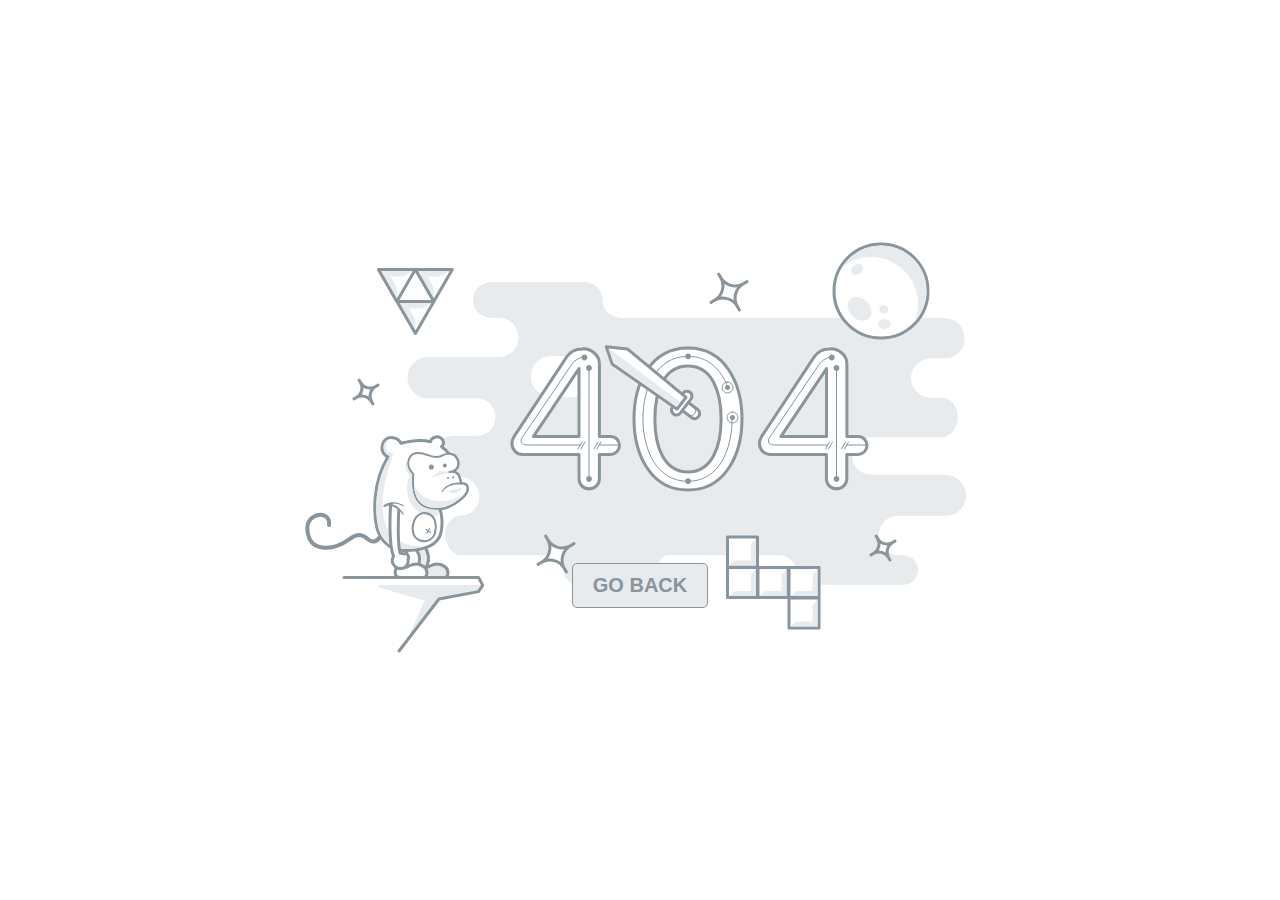
<file: pages/05-Monkey-Page-404/index.html>
<!DOCTYPE html>
<html lang="en">
  <head>
    <title>Monkey Page 404</title>
    <meta charset="UTF-8" />
    <meta http-equiv="X-UA-Compatible" content="IE=edge" />
    <meta name="viewport" content="width=device-width, initial-scale=1.0" />
    <meta name="description" content="Icons provided by Icons8" />
    <link
      rel="icon"
      href="../../assets/icons/icons8-404-47"
      type="image/png"
    />
    <link rel="stylesheet" href="../../assets/css/all.min.css" />
    <link rel="stylesheet" href="../../assets/css/default.css" />
    <link rel="stylesheet" href="./styles.css" />
  </head>

  <body>
    <svg id="monkey_404" viewBox="0 0 800 480">
      <style type="text/css"></style>
      <path
        id="cloud"
        class="st0"
        d="M658.4,345.2c-10.9,0-19.7-8.8-19.7-19.7c0-10.9,8.8-19.7,19.7-19.7h50.1c9.9-1.5,17.5-10,17.5-20.3
      c0-11.4-9.2-20.6-20.6-20.6v-0.2H633c-11.4,0-20.6-6.7-20.6-18.1c0-11.4,9.2-19.3,20.6-19.3h70.4l2-0.2c7.3-3.1,12.5-11,12.5-19.5
      c0-8.5-4.2-16.7-11.4-19.2l-2.5-0.3h-11.3c-11.9,0-21.6-8.9-21.6-19.9c0-11,9.7-19.9,21.6-19.9h15.8l1.4-0.3
      c8.6-2.5,14.8-10.1,14.8-19.5c0-11.4-9.2-20.6-20.6-20.6h-1.2h-69.2H382.5c-19.8-0.9-19.9-15.9-19.8-17.8c0-0.1,0-0.1,0-0.2
      c0-9.9-8.1-18-18-18h-93.5c-9.9,0-18,8.1-18,18c0,9.4,7.2,17.1,16.3,17.9h9.3c0.2,0,0,0,0.6,0l0.5,0l0.4,0l0.2,0
      c10.1,0.9,18,9.3,18,19.6c0,10.9-8.8,19.7-19.7,19.7h-70.7c-11.3,0-20.5,9.2-20.5,20.6c0,11.3,9.1,20.5,20.4,20.6h48.8
      c10.3,0,18.7,8.4,18.7,18.7c0,10.3-8.4,18.7-18.7,18.7h-23.2c-11.3,0.1-20.4,9.2-20.4,20.6c0,11.3,9.2,20.5,20.5,20.6h6.3
      c10.7,0,19.3,8.7,19.3,19.3c0,10.7-7.8,19.3-18.4,19.3l-1.5,0l-2.8,0.4c-7.3,3.1-11.8,11-11.5,18.9c0.3,8.5,4.2,16.5,11.7,19.6
      c1.1,0.7,3.4,0.9,4.4,0.9h4.5H296h19.7c3.9,0.5,8.2,4.2,7.4,10.4c0,0.4,0,0.8,0.1,1.1c0,0.5-0.1,1-0.1,1.5c0,9.7,7.9,17.5,17.5,17.5
      h60.2c9.7,0,17.5-7.9,17.5-17.5c0-0.4,0-0.8-0.1-1.2c0.1-0.3,0-0.7,0.1-1.1c0.3-6.5,6.4-10.9,10.6-10.8h110.1
      c8.5,0,16.9,6.6,16.9,14.8c0,8.2,6.6,14.8,14.8,14.8h92.6c8.2,0,14.8-6.6,14.8-14.8c0-8.2-6.6-14.8-14.8-14.8 M332.8,187.1h-21.2
      c-11.4,0-20.6-9.2-20.6-20.6c0-11.4,9.2-20.6,20.6-20.6h21.2c11.4,0,20.6,9.2,20.6,20.6C353.3,177.9,344.1,187.1,332.8,187.1z"
      />
      <g id="zelda">
        <path
          id="zelda_dark_shadow"
          class="st0"
          d="M156.9,91.5l-18.5-32l18.5,10.7L156.9,91.5z M193.8,70.2l-18.5-10.7l18.5,32
          L193.8,70.2z M175.4,102.2l-18.5-10.7l18.5,32L175.4,102.2z"
        />
        <path
          id="zelda_light_shadow"
          class="st0"
          d="M175.4,59.5l-18.5,10.7l-18.5-10.7H175.4z M175.4,59.5l18.5,10.7l18.5-10.7H175.4z
           M156.9,91.5l18.5,10.7l18.5-10.7H156.9z"
        />
        <path
          id="zelda_highlight"
          class="st1"
          d="M150.6,66.6h12.5l-6.3,10.8L150.6,66.6z M193.8,77.4l6.3-10.8h-12.5L193.8,77.4z
           M175.4,109.4l6.3-10.8h-12.5L175.4,109.4z"
        />
        <path
          id="zelda_stroke"
          class="st2"
          d="M138.4,59.5h36.9l-18.5,32L138.4,59.5z M193.8,91.5l18.5-32h-36.9L193.8,91.5z M175.4,123.5
          l18.5-32h-36.9L175.4,123.5z"
        />
      </g>

      <path
        id="rock_shade"
        class="st0"
        d="M243.3,374.9H140.1c-1.7,0-2.1,2.5-0.4,2.9l44.7,12.6l-19.3,45l34-46.5l39.4-7.4L243.3,374.9z"
      />
      <path
        id="rock"
        class="st5"
        d="M104,367.5h134.6c1.9,3.5,2.3,4.3,4.1,7.8l-4.3,6.3L199,389l-40,52"
      />
      <path
        id="foot_back"
        class="st3"
        d="M187.3,354.5c2.2-4.5,1.6-12.8-3.3-18.5l-9.3,2c2.2,3.5,8.3,7.7,2.3,20.8 c-1.9,4.2-0.8,8.7,4,8.7h22.3c6.5,0,5.3-7.9,2-10.5c-4.2-3.3-10.2-3.6-15.3-1C187.9,357.1,185.3,358.7,187.3,354.5z"
      />
      <path
        id="foot_front"
        class="st4"
        d="M166.3,354.5c2.2-4.5,1.6-12.8-3.3-18.5l-9.3,2c2.2,3.5,8.3,7.7,2.3,20.8 c-1.9,4.2-0.8,8.7,4,8.7h22.3c6.5,0,5.3-7.9,2-10.5c-4.2-3.3-10.2-3.6-15.3-1C166.9,357.1,164.3,358.7,166.3,354.5z"
      />

      <g id="monkey">
        <path
          id="face_1_"
          class="st4"
          d="M213.7,245.2c0,0-6-2.9-11,0.2c-4.6,2.8-9.4,1.7-14,0c-4.6-1.7-16-5.1-19.2,2.6
          c-2,3.8-2.3,9.7,3.8,16.3c-0.9,10.1-2.9,37.9,28.6,34.2c10.1-1.2,24.8-12.7,25.4-18.2s-1.2-6.8-6.4-6.9
          c-1.3-6.5-2.4-12.6-10.8-11.4c-3.9,0.2,7.5,0,8.1-7.5C218.6,247.8,213.7,245.2,213.7,245.2z"
        />
        <path
          id="body"
          class="st4"
          d="M199.8,299.3l9-55.5c0,0-2.1-3.6-7.2-7.1c1.4-1.2,2.2-3.1,1.8-5c-0.6-3.1-3.9-5.3-7.5-4.8
          c-2.9,0.4-5,2.4-5.4,4.8l0,0c-7.2-1.9-16.5-1.9-29.5,1.6c-1.5-3.1-5.6-5.4-9.3-5.7c-5.5-0.4-9.3,3.7-9.7,9.3
          c-0.3,4.4,2.2,8.3,6.1,9.9c-16,25.6-14.6,58.2-11,71.9c4.3,16.1,18.2,21.8,26.3,21.8c13,0,33.8-1.9,37.5-17.7
          C202.9,315,202,303.9,199.8,299.3z"
        />
        <path
          id="tail"
          class="st6"
          d="M89,315c2.2-15.2-23-13.2-21.6,4.8c1.7,22.3,24.4,22.1,42.5,9.1c10.8-7.8,15.3-1.8,19.1,1.1
          c2.3,1.7,6.7,3.3,11-3"
        />
        <path
          id="face"
          class="st7"
          d="M213.7,245.2c0,0-6-2.9-11,0.2c-4.6,2.8-9.4,1.7-14,0c-4.6-1.7-16-5.1-19.2,2.6
          c-2,3.8-2.3,9.7,3.8,16.3c-0.9,10.1-2.9,37.9,28.6,34.2c10.1-1.2,24.8-12.7,25.4-18.2s-1.2-6.8-6.4-6.9
          c-1.3-6.5-2.4-12.6-10.8-11.4c-3.9,0.2,7.5,0,8.1-7.5C218.6,247.8,213.7,245.2,213.7,245.2z"
        />
        <path
          id="mouth"
          class="st8"
          d="M201.6,281.5c0,0,0.2-0.3,0.5-0.8c0.1-0.3,0.4-0.6,0.6-0.9c0.2-0.4,0.6-0.7,0.9-1.1
          c0.4-0.4,0.8-0.8,1.2-1.2c0.5-0.4,0.9-0.8,1.5-1.2c0.5-0.4,1.1-0.7,1.7-1.1c0.6-0.3,1.2-0.6,1.9-0.9c0.6-0.3,1.3-0.5,1.9-0.7
          c0.7-0.2,1.3-0.4,1.9-0.5c0.6-0.2,1.3-0.3,1.8-0.4c0.6-0.1,1.2-0.1,1.7-0.2c0.5-0.1,1-0.1,1.4-0.1c0.4,0,0.8,0,1.1,0c0.6,0,1,0,1,0
          c0.6,0,1,0.5,1,1s-0.5,1-1,1c0,0,0,0,0,0l-0.1,0c0,0-0.3,0-0.9,0c-0.3,0-0.6,0-1,0c-0.4,0-0.8,0-1.3,0c-0.5,0-1,0-1.6,0.1
          c-0.6,0.1-1.1,0.1-1.7,0.3c-0.6,0.1-1.2,0.3-1.8,0.4c-0.6,0.2-1.2,0.4-1.8,0.6c-0.6,0.2-1.2,0.5-1.8,0.8c-0.6,0.3-1.1,0.6-1.6,0.9
          c-0.5,0.3-1,0.7-1.4,1c-0.4,0.3-0.8,0.7-1.2,1c-0.3,0.4-0.7,0.7-0.9,1c-0.2,0.3-0.5,0.5-0.6,0.8c-0.3,0.5-0.5,0.8-0.5,0.8
          c-0.2,0.2-0.5,0.3-0.7,0.1C201.6,282.1,201.5,281.8,201.6,281.5z"
        />
        <path
          id="nose_hole"
          class="st9"
          d="M213.2,266.3c0.6,0,1,0.5,0.9,1.1c0,0.6-0.5,1-1.1,0.9c-0.6,0-1-0.5-0.9-1.1
          C212.1,266.6,212.6,266.2,213.2,266.3z"
        />
        <path
          id="nose_hole_1_"
          class="st9"
          d="M208.1,266.9c0.6,0,1,0.5,0.9,1.1c0,0.6-0.5,1-1.1,0.9c-0.6,0-1-0.5-0.9-1.1
          C207.1,267.3,207.6,266.9,208.1,266.9z"
        />
        <path
          id="eye_right"
          class="st9"
          d="M205,253.5c1.1,0.1,1.9,1,1.9,2.1c-0.1,1.1-1,1.9-2.1,1.9c-1.1-0.1-1.9-1-1.9-2.1
          C203,254.3,203.9,253.4,205,253.5z"
        />
        <path
          id="eye_left"
          class="st9"
          d="M191.5,254.6c1.4,0.1,2.4,1.3,2.3,2.7c-0.1,1.4-1.3,2.4-2.7,2.3c-1.4-0.1-2.4-1.3-2.3-2.7
          C188.9,255.6,190.1,254.5,191.5,254.6z"
        />
        <path
          id="mongkey_shadow_1_"
          class="st0"
          d="M209.1,281c0.9-0.9,9.4-2.6,12-3c2.4-0.4-1.6,4.1-5,5S208.2,282,209.1,281z
           M143.6,237.1c-0.3,3.6,1.8,7,5.2,8.4c0.4,0.2,0.7,0.5,0.8,0.9c0.1,0.4,0.1,0.9-0.2,1.2c-15.1,24.2-14.7,56.3-10.8,70.8
          c4,15.2,17.1,20.7,24.8,20.7c8.9,0,16.1-1,21.8-2.9c-67.5,2.2-35-81.7-33.3-87.3c0.2-0.8,1.2-4.4,1-5c-0.6-1.6-3.5-0.2-6-4
          c-2.9-4.5,1.2-9.2,2.6-10.6C146.3,230.1,143.9,233,143.6,237.1z M201.7,297.5c7.8-0.9,17.9-8,22.3-13.3
          c-27.4,14.7-44.4,3.1-50.1-9.8c0.3,5.9,1.6,12.6,5.9,17.3C184.4,296.7,191.8,298.7,201.7,297.5z M208.6,261.2
          c-5.7,0.8-8.6-1.1-11.6,1.8c-2.8,2.7-7.7,4.6-3.8,4.1c3.9-0.6,10.1-3.4,16.8-4.1c0,0,0,0,0,0l-0.5,0c-0.2,0-0.3,0-0.4,0
          c-0.5,0-1-0.4-1-0.9C208.2,261.9,208.2,261.5,208.6,261.2z M198.4,300c0-0.1,0-0.1-0.1-0.2c-0.7,0-1.4,0.1-2,0.1
          c-7.8,0-13.9-2.3-18-6.8c-7.7-8.4-6.6-22.5-6.1-28.4c-5.6-6.2-5.6-11.5-4.6-15c-2,2.3-4.8,8.5,2.1,16.1c-3.9,6.4-5.4,26.5,9.2,36.2
          c7.2,4.8,16.6,5.3,20.8,2.8C199.5,302.9,199,301.2,198.4,300z"
        />
        <path
          id="belly"
          class="st10"
          d="M189.1,304c6.2,3,8.1,11.5,5.9,19c-2.3,7.4-9.8,10-16,7c-6.2-3-7.6-10.4-5.3-17.8
          S182.9,301.1,189.1,304z"
        />
        <path
          id="belly_button"
          class="st8"
          d="M191.2,322.3c0-0.1-0.1-0.2-0.2-0.2l-1.9-1.4l1-1.9c0.1-0.1,0.1-0.2,0-0.3
          c-0.1-0.2-0.4-0.4-0.7-0.3c-0.2,0-0.4,0.2-0.5,0.3l-0.9,1.7l-1.6-1.2c-0.2-0.1-0.3-0.1-0.5-0.1c-0.4,0.1-0.5,0.4-0.5,0.6
          c0,0.1,0.1,0.2,0.2,0.2l1.8,1.3l-1.1,2.1c-0.1,0.1-0.1,0.2,0,0.3c0.1,0.3,0.4,0.4,0.7,0.4c0.2,0,0.3-0.1,0.4-0.3l1-1.9l1.7,1.3
          c0.1,0.1,0.3,0.1,0.5,0.1C191.1,322.8,191.3,322.5,191.2,322.3z"
        />
        <g id="monkey_arm">
          <path
            id="arm"
            class="st4"
            d="M164.3,344.1c-0.9-0.3-1.8-0.2-2.5,0.2c-0.3-0.2-0.6-0.3-0.9-0.4c-0.8-0.3-1.5-0.5-2.3-0.5
              c-0.1,0-0.2-0.1-0.3-0.3c-2.4-11.4-1.1-27.6,0.3-43.8c0-0.1,1.2-5.7-2.6-7.2c-5.2-2.1-5.5,2.5-5.5,2.7c-0.5,4.8-3.6,39,1.1,51.4
              c0,0.1,0,0.2,0,0.3c-0.4,0.5-0.7,1-0.9,1.7c-1.5,3.9,0.7,8.3,4.8,9.9c4.1,1.6,8.7-0.3,10.1-4.2c0.5-1.3,0.6-2.7,0.3-4
              c0-0.1,0-0.2,0.1-0.2c0.5-0.7,0.9-1.6,0.5-2.9C166.2,345.5,165.4,344.4,164.3,344.1z"
          />
          <g id="armpit">
            <path
              id="armpit_mask"
              class="st11"
              d="M165,296c0-4.3-1.8-10.8-6-12c-12.5-3.5-12.4,11.1-12.4,11.1s10.8-1.4,16.7,9.6
                  C163.3,304.6,165,300.3,165,296z"
            />
            <path
              id="armpit_line"
              class="st8"
              d="M163.9,295.6c0,0-0.3-0.2-0.8-0.5c-0.2-0.2-0.5-0.3-0.9-0.5c-0.3-0.2-0.8-0.4-1.2-0.6
                  c-0.5-0.2-0.9-0.5-1.5-0.6c-0.5-0.2-1.1-0.4-1.7-0.6c-0.6-0.1-1.2-0.3-1.9-0.4c-0.7-0.1-1.3-0.2-2-0.2c-0.7,0-1.3,0-2,0.1
                  c-0.7,0-1.3,0.2-1.9,0.3c-1.2,0.3-2.4,0.6-3.3,1c-0.9,0.4-1.7,0.8-2.2,1.1c-0.3,0.2-0.5,0.3-0.6,0.4c-0.1,0.1-0.2,0.1-0.2,0.1
                  c-0.4,0.3-0.5,0.9-0.2,1.3c0.3,0.5,0.9,0.6,1.4,0.3l0,0c0,0,0.1,0,0.2-0.1c0.1-0.1,0.3-0.2,0.5-0.3c0.3-0.2,0.8-0.4,1.3-0.7
                  c0.1,0,0.3,0,0.5,0c0.5,0,1.3,0.1,2.2,0.2c0.4,0.1,0.9,0.2,1.4,0.3c0.5,0.1,1,0.3,1.6,0.4c0.5,0.2,1.1,0.4,1.6,0.6
                  c0.6,0.2,1.1,0.5,1.6,0.8c0.6,0.3,1,0.6,1.5,1c0.5,0.3,0.9,0.7,1.4,1.1c0.4,0.4,0.8,0.8,1.2,1.1c0.4,0.4,0.7,0.8,1,1.1
                  c0.3,0.4,0.6,0.7,0.8,1c0.2,0.3,0.4,0.6,0.6,0.8c0.3,0.5,0.5,0.7,0.5,0.7l0,0c0.1,0.2,0.4,0.3,0.6,0.2c0.2-0.1,0.3-0.4,0.2-0.7
                  c0,0-0.2-0.3-0.4-0.8c-0.1-0.3-0.3-0.6-0.5-0.9c-0.2-0.4-0.4-0.7-0.7-1.1c-0.3-0.4-0.6-0.9-0.9-1.3c-0.4-0.4-0.7-0.9-1.2-1.4
                  c-0.5-0.4-0.9-0.9-1.4-1.3c-0.5-0.4-1-0.8-1.6-1.2c-0.6-0.4-1.1-0.7-1.8-1c-0.6-0.3-1.2-0.5-1.8-0.8c-0.5-0.2-1-0.3-1.5-0.4
                  c0.1,0,0.2,0,0.3-0.1c0.6-0.1,1.2-0.1,1.8-0.2c0.6-0.1,1.2,0,1.8,0c0.6,0,1.2,0.2,1.7,0.2c0.6,0.1,1.1,0.3,1.6,0.4
                  c0.5,0.1,1,0.3,1.4,0.5c0.4,0.2,0.8,0.3,1.2,0.5c0.3,0.2,0.6,0.3,0.9,0.4c0.5,0.2,0.8,0.4,0.8,0.4l0,0c0.2,0.1,0.5,0,0.6-0.2
                  C164.2,296,164.1,295.7,163.9,295.6z"
            />
          </g>
        </g>
      </g>
      <g id="tetris">
        <path
          id="tetris_stroke"
          class="st12"
          d="M487.5,357.5h30v30h-30V357.5z"
        />
        <path
          class="st0"
          d="M516,359l-4.5,5.4c-0.3,0.4-0.5,0.8-0.5,1.3V380c0,0.6-0.4,1-1,1h-14.3c-0.5,0-0.9,0.2-1.3,0.5L489,386h27V359
          z"
        />
        <path
          id="tetris_stroke_2_"
          class="st12"
          d="M487.5,327h30v30h-30V327z"
        />
        <path
          class="st0"
          d="M516,328.5l-4.5,5.4c-0.3,0.4-0.5,0.8-0.5,1.3v14.3c0,0.6-0.4,1-1,1h-14.3c-0.5,0-0.9,0.2-1.3,0.5l-5.4,4.5h27
          V328.5z"
        />
        <path
          id="tetris_stroke_1_"
          class="st12"
          d="M518,357.5h30v30h-30V357.5z"
        />
        <path
          class="st0"
          d="M546.5,359l-4.5,5.4c-0.3,0.4-0.5,0.8-0.5,1.3V380c0,0.6-0.4,1-1,1h-14.3c-0.5,0-0.9,0.2-1.3,0.5l-5.4,4.5h27
          V359z"
        />
        <path
          id="tetris_stroke_3_"
          class="st12"
          d="M549,357.5h30v30h-30V357.5z"
        />
        <path
          class="st0"
          d="M577.5,359l-4.5,5.4c-0.3,0.4-0.5,0.8-0.5,1.3V380c0,0.6-0.4,1-1,1h-14.3c-0.5,0-0.9,0.2-1.3,0.5l-5.4,4.5h27
          V359z"
        />
        <path id="tetris_stroke_4_" class="st12" d="M549,388h30v30h-30V388z" />
        <path
          class="st0"
          d="M577.5,389.5l-4.5,5.4c-0.3,0.4-0.5,0.8-0.5,1.3v14.3c0,0.6-0.4,1-1,1h-14.3c-0.5,0-0.9,0.2-1.3,0.5l-5.4,4.5
          h27V389.5z"
        />
      </g>
      <g id="stars">
        <path
          id="star_a"
          class="st4"
          d="M652.6,332.5c-5.3,3.1-12.1,1.2-15.1-4.1l-1.4-2.4l1.4,2.4c3.1,5.3,1.2,12.1-4.1,15.1l-2.4,1.4
          l2.4-1.4c5.3-3.1,12.1-1.2,15.1,4.1l1.4,2.4l-1.4-2.4C645.5,342.3,647.3,335.5,652.6,332.5l2.4-1.4L652.6,332.5z"
        />
        <path
          id="star_b"
          class="st4"
          d="M503.4,73.7c-8,4.6-18.1,1.9-22.7-6.1l-2.1-3.6l2.1,3.6c4.6,8,1.9,18.1-6.1,22.7l-3.6,2.1l3.6-2.1
          c8-4.6,18.1-1.9,22.7,6.1l2.1,3.6l-2.1-3.6C492.7,88.4,495.4,78.3,503.4,73.7l3.6-2.1L503.4,73.7z"
        />
        <path
          id="star_c"
          class="st4"
          d="M330.4,335.7c-8,4.6-18.1,1.9-22.7-6.1l-2.1-3.6l2.1,3.6c4.6,8,1.9,18.1-6.1,22.7l-3.6,2.1
          l3.6-2.1c8-4.6,18.1-1.9,22.7,6.1l2.1,3.6l-2.1-3.6C319.7,350.4,322.4,340.3,330.4,335.7l3.6-2.1L330.4,335.7z"
        />
        <path
          id="star_d"
          class="st4"
          d="M135.6,176.5c-5.3,3.1-12.1,1.2-15.1-4.1l-1.4-2.4l1.4,2.4c3.1,5.3,1.2,12.1-4.1,15.1l-2.4,1.4
          l2.4-1.4c5.3-3.1,12.1-1.2,15.1,4.1l1.4,2.4l-1.4-2.4C128.5,186.3,130.3,179.5,135.6,176.5l2.4-1.4L135.6,176.5z"
        />
      </g>
      <g id="moon">
        <path
          id="moon_body"
          class="st4"
          d="M641,34c26,0,47,21,47,47s-21,47-47,47s-47-21-47-47S615,34,641,34z"
        />
        <path
          id="moon_shades"
          class="st0"
          d="M622.5,55.9c1.3,2.3,0,5.8-3.1,7.7c-3,2-6.6,1.7-7.9-0.6c-1.3-2.3,0-5.8,3.1-7.7
          C617.6,53.3,621.1,53.6,622.5,55.9z M628.8,94.1c-4.1-6.1-11.6-9-16.7-6.4c-5.1,2.6-5.9,9.6-1.7,15.7c4.1,6.1,11.6,9,16.7,6.4
          C632.2,107.2,632.9,100.2,628.8,94.1z M644.5,109c-3.6,0-6.5,2.2-6.5,5s2.9,5,6.5,5s6.5-2.2,6.5-5S648.1,109,644.5,109z
           M645.7,95.8c-2.3-1.2-5-0.5-6,1.4c-1,2,0,4.5,2.3,5.7c2.3,1.2,5,0.5,6-1.4C649,99.6,648,97,645.7,95.8z M686.5,81
          c0-25.1-20.4-45.5-45.5-45.5c-16.1,0-30.2,8.4-38.3,21c7.9-5.9,17.7-9.5,28.3-9.5c26,0,47,21,47,47c0,6.3-1.3,12.3-3.5,17.8
          C681.9,103.6,686.5,92.8,686.5,81z"
        />
      </g>
      <g id="number_4">
        <path
          id="number_4_outline"
          class="st13"
          d="M379.5,235.5c0-4.9-3.9-9.1-8.7-9.1h-11.4v-72.5c0-9.1-8.5-15.7-17.6-15
          c-6,0-11.8,3.1-15.1,8l-52.7,79.8c-1.2,2.1-2.1,4.5-2.1,6.6c0,6.6,5,11.1,10.3,11.1H339v24.3c0,5.6,4.3,10.1,9.9,10.1
          c6,0,10.5-4.5,10.5-10.1v-24.3h11.4C375.6,244.3,379.5,240.4,379.5,235.5z M339,226.4h-45.5l45.5-67.8V226.4z"
        />
        <path
          id="number_4_inner_lines"
          class="st14"
          d="M349,158v109.2 M345.9,147c-5.6,0-10.9,2.8-14,7.2l-47.1,69.5
          c-1.2,1.9-3.3,4.3-3.6,5.8c-0.8,4.6,2.3,5.5,7.3,5.5H340 M359.5,235H379 M342,232l-4,7 M345,232l-4,7 M358,232l-4,7 M361,232l-4,7"
        />
        <path
          id="number_4_dots"
          class="st9"
          d="M349,266c1.6,0,2.9,1.3,2.9,2.9c0,1.6-1.3,2.9-2.9,2.9c-1.6,0-2.9-1.3-2.9-2.9
          C346.1,267.3,347.4,266,349,266z M349,155.1c1.6,0,2.9,1.3,2.9,2.9s-1.3,2.9-2.9,2.9c-1.6,0-2.9-1.3-2.9-2.9S347.4,155.1,349,155.1
          z M344.4,144.6c1.6,0,2.9,1.3,2.9,2.9c0,1.6-1.3,2.9-2.9,2.9c-1.6,0-2.9-1.3-2.9-2.9C341.4,145.9,342.7,144.6,344.4,144.6z"
        />
      </g>
      <g id="number_4_2">
        <path
          id="number_4_outline_2"
          class="st13"
          d="M627,235.5c0-4.9-3.9-9.1-8.7-9.1h-11.4v-72.5c0-9.1-8.5-15.7-17.6-15
          c-6,0-11.8,3.1-15.1,8l-52.7,79.8c-1.2,2.1-2.1,4.5-2.1,6.6c0,6.6,5,11.1,10.3,11.1h56.7v24.3c0,5.6,4.3,10.1,9.9,10.1
          c6,0,10.5-4.5,10.5-10.1v-24.3h11.4C623.1,244.3,627,240.4,627,235.5z M586.5,226.4H541l45.5-67.8V226.4z"
        />
        <path
          id="number_4_inner_lines_2"
          class="st14"
          d="M596.5,158v109.2 M593.3,147c-5.6,0-10.9,2.8-14,7.2l-47.1,69.5
          c-1.2,1.9-3.3,4.3-3.6,5.8c-0.8,4.6,2.3,5.5,7.3,5.5h51.5 M607,235h19.5 M589.5,232l-4,7 M592.5,232l-4,7 M605.5,232l-4,7
           M608.5,232l-4,7"
        />
        <path
          id="number_4_dots_2"
          class="st9"
          d="M596.5,266c1.6,0,2.9,1.3,2.9,2.9c0,1.6-1.3,2.9-2.9,2.9c-1.6,0-2.9-1.3-2.9-2.9
          C593.6,267.3,594.9,266,596.5,266z M596.5,155.1c1.6,0,2.9,1.3,2.9,2.9s-1.3,2.9-2.9,2.9c-1.6,0-2.9-1.3-2.9-2.9
          S594.9,155.1,596.5,155.1z M591.8,144.6c1.6,0,2.9,1.3,2.9,2.9c0,1.6-1.3,2.9-2.9,2.9c-1.6,0-2.9-1.3-2.9-2.9
          C588.9,145.9,590.2,144.6,591.8,144.6z"
        />
      </g>
      <g id="number_0">
        <path
          id="number_0_outline"
          class="st13"
          d="M502,208.9c0-34-15.9-70.9-54-70.9c-38.3,0-54,36.9-54,70.9s15.7,71.1,54,71.1
          C486.1,280,502,242.9,502,208.9z M481.1,208.9c0,26.8-8.7,53-33.1,53c-24.6,0-33.1-26.2-33.1-53c0-26.8,8.5-52.8,33.1-52.8
          C472.4,156.1,481.1,182.1,481.1,208.9z"
        />
        <path
          id="number_0_inner_lines"
          class="st15"
          d="M487.2,175.7c-6.7-16.8-19.3-29.4-39.2-29.4c-32,0-45.1,32.5-45.1,62.4
          s13.1,62.6,45.1,62.6c31.8,0,44.1-32.6,44.1-62.6 M487.5,172c3,0,5.5,2.5,5.5,5.5c0,3-2.5,5.5-5.5,5.5c-3,0-5.5-2.5-5.5-5.5
          C482,174.5,484.5,172,487.5,172z M492.5,202c3,0,5.5,2.5,5.5,5.5c0,3-2.5,5.5-5.5,5.5c-3,0-5.5-2.5-5.5-5.5
          C487,204.5,489.5,202,492.5,202z"
        />
        <path
          id="number_0_dots"
          class="st9"
          d="M492.5,205c1.4,0,2.5,1.1,2.5,2.5c0,1.4-1.1,2.5-2.5,2.5c-1.4,0-2.5-1.1-2.5-2.5
          C490,206.1,491.1,205,492.5,205z M487.5,175c1.4,0,2.5,1.1,2.5,2.5c0,1.4-1.1,2.5-2.5,2.5c-1.4,0-2.5-1.1-2.5-2.5
          C485,176.1,486.1,175,487.5,175z M448.1,143.4c1.6,0,2.9,1.3,2.9,2.9c0,1.6-1.3,2.9-2.9,2.9c-1.6,0-2.9-1.3-2.9-2.9
          C445.1,144.7,446.4,143.4,448.1,143.4z M448.1,268.3c1.6,0,2.9,1.3,2.9,2.9c0,1.6-1.3,2.9-2.9,2.9c-1.6,0-2.9-1.3-2.9-2.9
          C445.1,269.6,446.4,268.3,448.1,268.3z"
        />
      </g>
      <g id="sword">
        <path
          id="sword_handle"
          class="st4"
          d="M444.6,196.6l0.6-0.8c1.5-2,1.8-4.3,3.8-2.8l8.9,6.8c2,1.5,2.4,4.3,0.9,6.3l-0.6,0.8
          c-1.5,2-4.3,2.4-6.3,0.9L443,201C441,199.5,443.1,198.5,444.6,196.6z"
        />
        <path
          id="sword_handle_line"
          class="st14"
          d="M453.9,197c2,1.5,2.4,4.3,0.9,6.3l-0.6,0.8c-1.5,2-4.3,2.4-6.3,0.9"
        />
        <path
          id="sword_hilt"
          class="st4"
          d="M432.5,197.1l10.6-13.9c1.6-2.2,4.7-2.6,6.9-0.9c2.2,1.6,2.6,4.7,0.9,6.9l-10.6,13.9
          c-1.6,2.2-4.7,2.6-6.9,0.9C431.2,202.4,430.8,199.3,432.5,197.1z"
        />
        <polygon
          id="sword_blade"
          class="st13"
          points="437,199 446,187.3 387.3,138.9 366.3,136.7 372.2,154 	"
        />
        <polygon
          id="sword_blade_shadow"
          class="st0"
          points="436.7,197 440.3,192.3 369,138.5 368.5,138.4 373.5,153 	"
        />
      </g>
    </svg>
    <button class="button" onclick="location.href='../../index.html'">
      Go Back
    </button>
    <script src="./script.js"></script>
  </body>
</html>
</file>
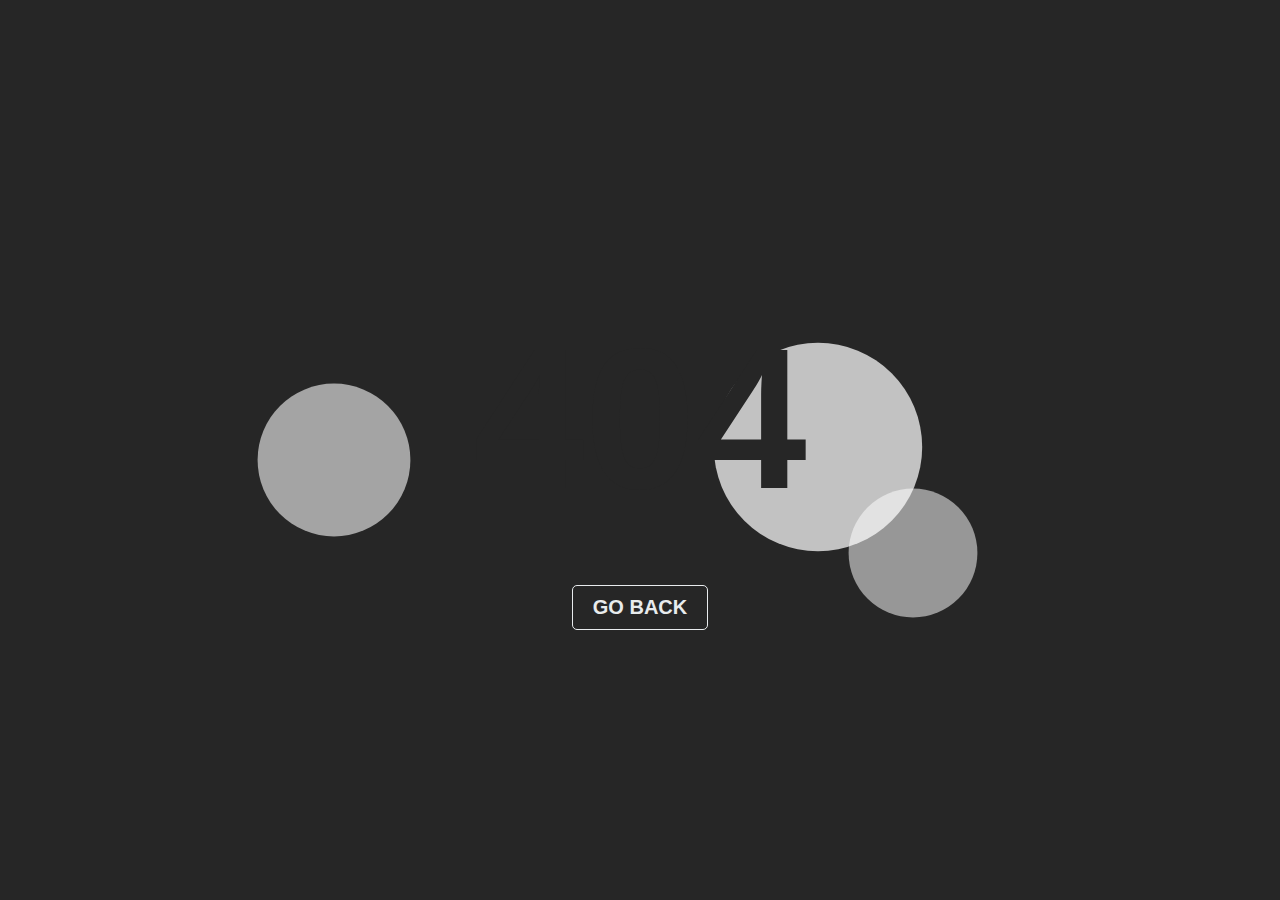
<file: pages/06-SpotLights-Page-404/index.html>
<!DOCTYPE html>
<html lang="en">
  <head>
    <title>Spotlight Page 404</title>
    <meta charset="UTF-8" />
    <meta http-equiv="X-UA-Compatible" content="IE=edge" />
    <meta name="viewport" content="width=device-width, initial-scale=1.0" />
    <meta name="description" content="Icons provided by Icons8" />
    <link
      rel="icon"
      href="../../assets/icons/icons8-404-47"
      type="image/png"
    />
    <link rel="stylesheet" href="../../assets/css/all.min.css" />
    <link rel="stylesheet" href="../../assets/css/default.css" />
    <link rel="stylesheet" href="./styles.css" />
  </head>

  <body>
    <center>
      <canvas id="404" height="400" width="800"></canvas>
    </center>
    <button class="button" onclick="location.href='../../index.html'">
      Go Back
    </button>
    <script src="./script.js"></script>
  </body>
</html>
</file>
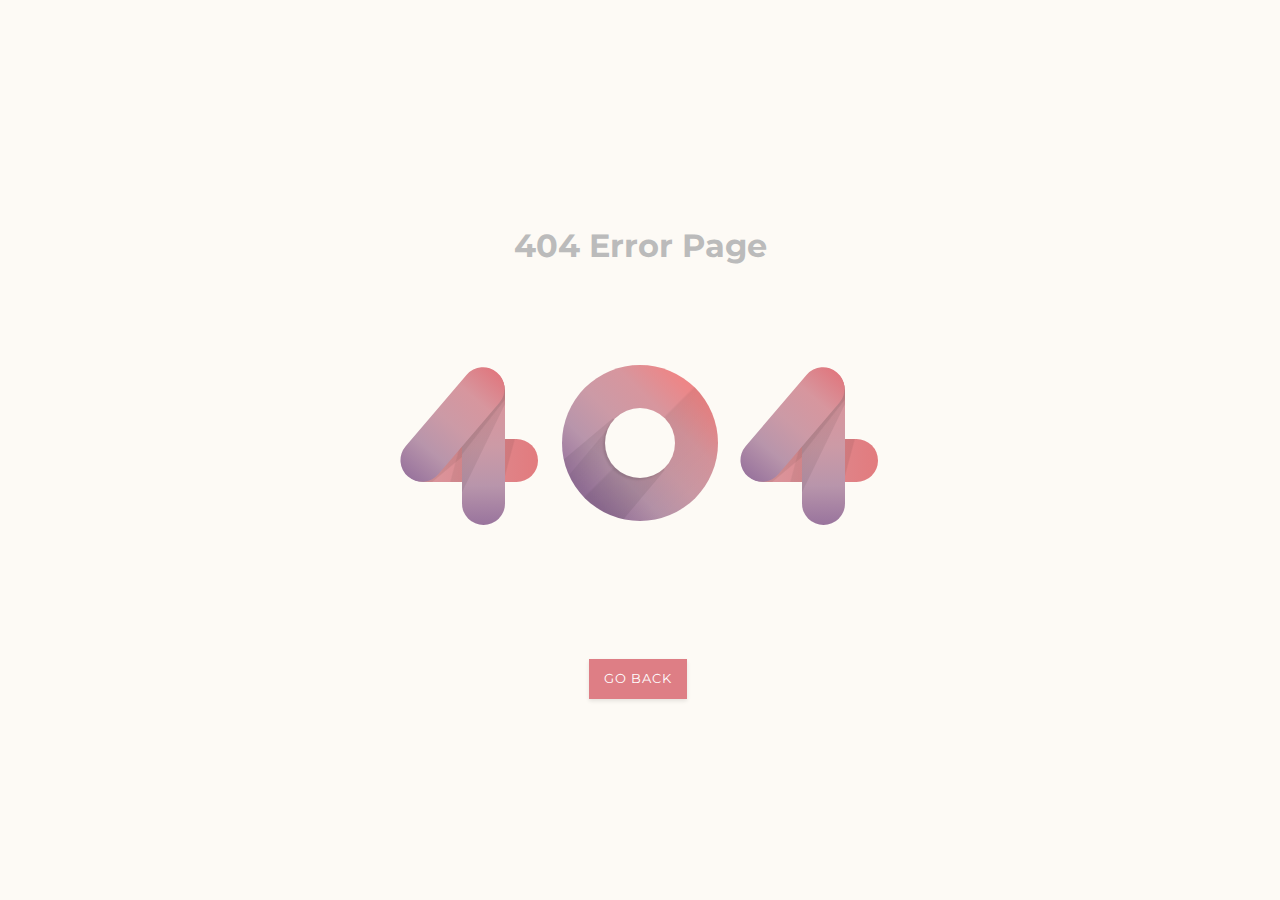
<file: pages/07-Pretty-Page-404/index.html>
<!DOCTYPE html>
<html lang="en">
  <head>
    <title>Pretty Page 404</title>
    <meta charset="UTF-8" />
    <meta http-equiv="X-UA-Compatible" content="IE=edge" />
    <meta name="viewport" content="width=device-width, initial-scale=1.0" />
    <meta name="description" content="Icons provided by Icons8" />
    <link
      rel="icon"
      href="../../assets/icons/icons8-404-47"
      type="image/png"
    />
    <link rel="stylesheet" href="../../assets/css/all.min.css" />
    <link rel="stylesheet" href="../../assets/css/default.css" />
    <link rel="stylesheet" href="./styles.css" />
  </head>

  <body>
    <h1>404 Error Page</h1>
    <section class="error-container">
      <span class="four"><span class="screen-reader-text">4</span></span>
      <span class="zero"><span class="screen-reader-text">0</span></span>
      <span class="four"><span class="screen-reader-text">4</span></span>
    </section>
    <div class="link-container">
      <a
        href="../../index.html"
        class="more-link"
        >Go Back</a
      >
    </div>
  </body>
</html>
</file>
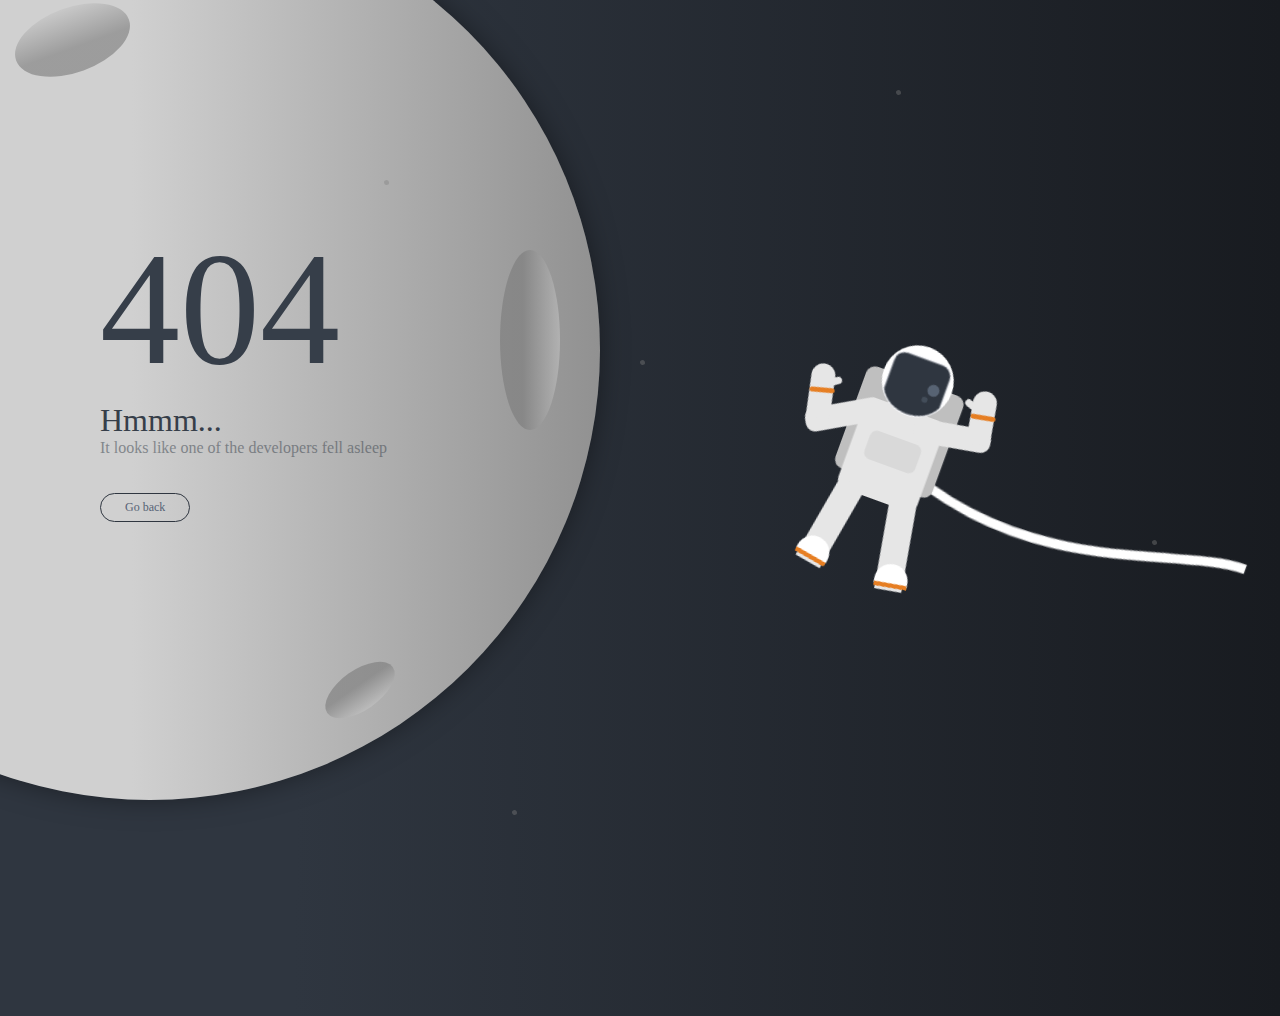
<file: pages/08-Space-Moon-404/index.html>
<!DOCTYPE html>
<html lang="en">
  <head>
    <title>Space Moon Page 404</title>
    <meta charset="UTF-8" />
    <meta http-equiv="X-UA-Compatible" content="IE=edge" />
    <meta name="viewport" content="width=device-width, initial-scale=1.0" />
    <meta name="description" content="Icons provided by Icons8" />
    <link
      rel="icon"
      href="../../assets/icons/icons8-404-47"
      type="image/png"
    />
    <link rel="stylesheet" href="../../assets/css/all.min.css" />
    <link rel="stylesheet" href="../../assets/css/default.css" />
    <link rel="stylesheet" href="./styles.css" />
  </head>

  <body>
    <div class="moon"></div>
    <div class="moon__crater moon__crater1"></div>
    <div class="moon__crater moon__crater2"></div>
    <div class="moon__crater moon__crater3"></div>

    <div class="star star1"></div>
    <div class="star star2"></div>
    <div class="star star3"></div>
    <div class="star star4"></div>
    <div class="star star5"></div>

    <div class="error">
      <div class="error__title">404</div>
      <div class="error__subtitle">Hmmm...</div>
      <div class="error__description">
        It looks like one of the developers fell asleep
      </div>
      <button class="error__button" onclick="location.href='../../index.html'" >Go back</button>
    </div>

    <div class="astronaut">
      <div class="astronaut__backpack"></div>
      <div class="astronaut__body"></div>
      <div class="astronaut__body__chest"></div>
      <div class="astronaut__arm-left1"></div>
      <div class="astronaut__arm-left2"></div>
      <div class="astronaut__arm-right1"></div>
      <div class="astronaut__arm-right2"></div>
      <div class="astronaut__arm-thumb-left"></div>
      <div class="astronaut__arm-thumb-right"></div>
      <div class="astronaut__leg-left"></div>
      <div class="astronaut__leg-right"></div>
      <div class="astronaut__foot-left"></div>
      <div class="astronaut__foot-right"></div>
      <div class="astronaut__wrist-left"></div>
      <div class="astronaut__wrist-right"></div>

      <div class="astronaut__cord">
        <canvas id="cord" height="500px" width="500px"></canvas>
      </div>

      <div class="astronaut__head">
        <canvas id="visor" width="60px" height="60px"></canvas>
        <div class="astronaut__head-visor-flare1"></div>
        <div class="astronaut__head-visor-flare2"></div>
      </div>
    </div>
    <script src="./script.js"></script>
  </body>
</html>
</file>
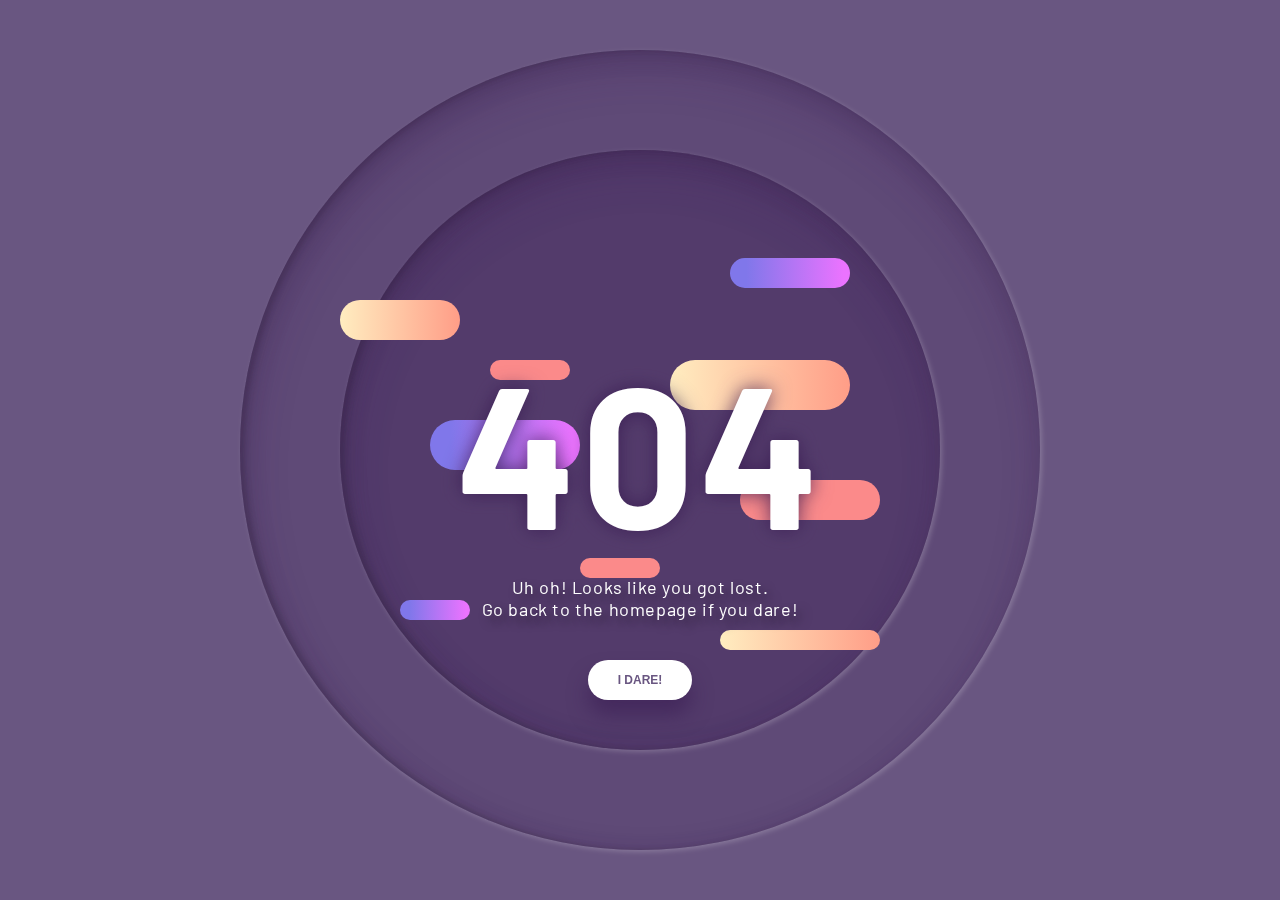
<file: pages/09-Motion-Cursor-404/index.html>
<!DOCTYPE html>
<html lang="en">
  <head>
    <title>Motion Cursos Page 404</title>
    <meta charset="UTF-8" />
    <meta http-equiv="X-UA-Compatible" content="IE=edge" />
    <meta name="viewport" content="width=device-width, initial-scale=1.0" />
    <meta name="description" content="Icons provided by Icons8" />
    <link
      rel="icon"
      href="../../assets/icons/icons8-404-47"
      type="image/png"
    />
    <link rel="stylesheet" href="../../assets/css/all.min.css" />
    <link rel="stylesheet" href="../../assets/css/default.css" />
    <link rel="stylesheet" href="./styles.css" />
  </head>

  <body>
    <section class="wrapper">
      <div class="container">
        <div id="scene" class="scene" data-hover-only="false">
          <div class="circle" data-depth="1.2"></div>

          <div class="one" data-depth="0.9">
            <div class="content">
              <span class="piece"></span>
              <span class="piece"></span>
              <span class="piece"></span>
            </div>
          </div>

          <div class="two" data-depth="0.60">
            <div class="content">
              <span class="piece"></span>
              <span class="piece"></span>
              <span class="piece"></span>
            </div>
          </div>

          <div class="three" data-depth="0.40">
            <div class="content">
              <span class="piece"></span>
              <span class="piece"></span>
              <span class="piece"></span>
            </div>
          </div>

          <p class="p404" data-depth="0.50">404</p>
          <p class="p404" data-depth="0.10">404</p>
        </div>

        <div class="text">
          <article>
            <p>
              Uh oh! Looks like you got lost. <br />Go back to the homepage if
              you dare!
            </p>
            <button onclick="location.href='../../index.html'">i dare!</button>
          </article>
        </div>
      </div>
    </section>
    <script src="../../vendor/parallax.min.js"></script>
    <script src="./script.js"></script>
  </body>
</html>
</file>
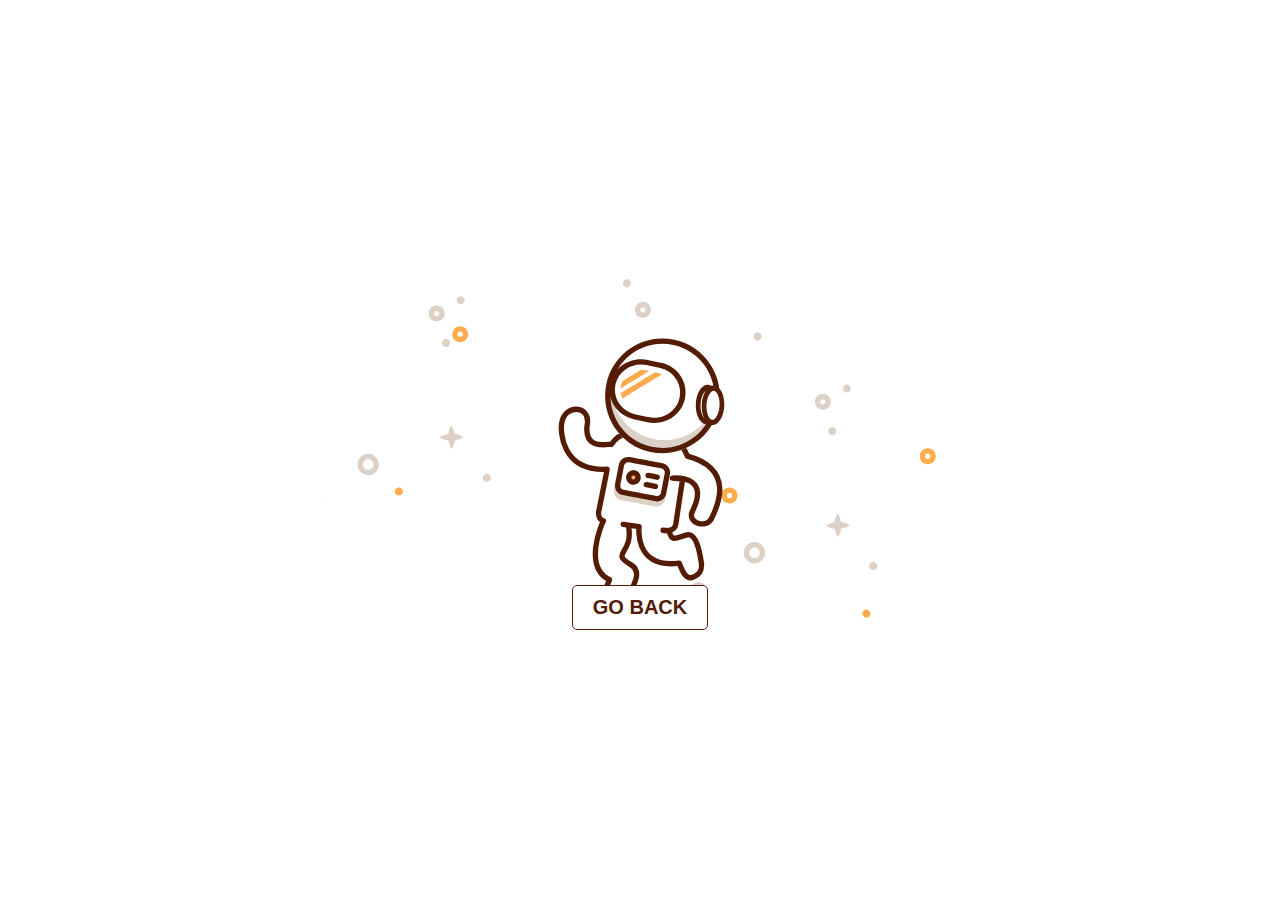
<file: pages/10-Space-Page-404/index.html>
<!DOCTYPE html>
<html lang="en">
  <head>
    <title>Space Page 404</title>
    <meta charset="UTF-8" />
    <meta http-equiv="X-UA-Compatible" content="IE=edge" />
    <meta name="viewport" content="width=device-width, initial-scale=1.0" />
    <meta name="description" content="Icons provided by Icons8" />
    <link
      rel="icon"
      href="../../assets/icons/icons8-404-47"
      type="image/png"
    />
    <link rel="stylesheet" href="../../assets/css/all.min.css" />
    <link rel="stylesheet" href="../../assets/css/default.css" />
    <link rel="stylesheet" href="./styles.css" />
  </head>

  <body>
    <div id="svgContainer"></div>
    <button class="button" onclick="location.href='../../index.html'">
      Go Back
    </button>
    <script src="../../vendor/bodymovin.min.js"></script>
    <script src="./animationData.js"></script>
    <script src="./script.js"></script>
  </body>
</html>
</file>
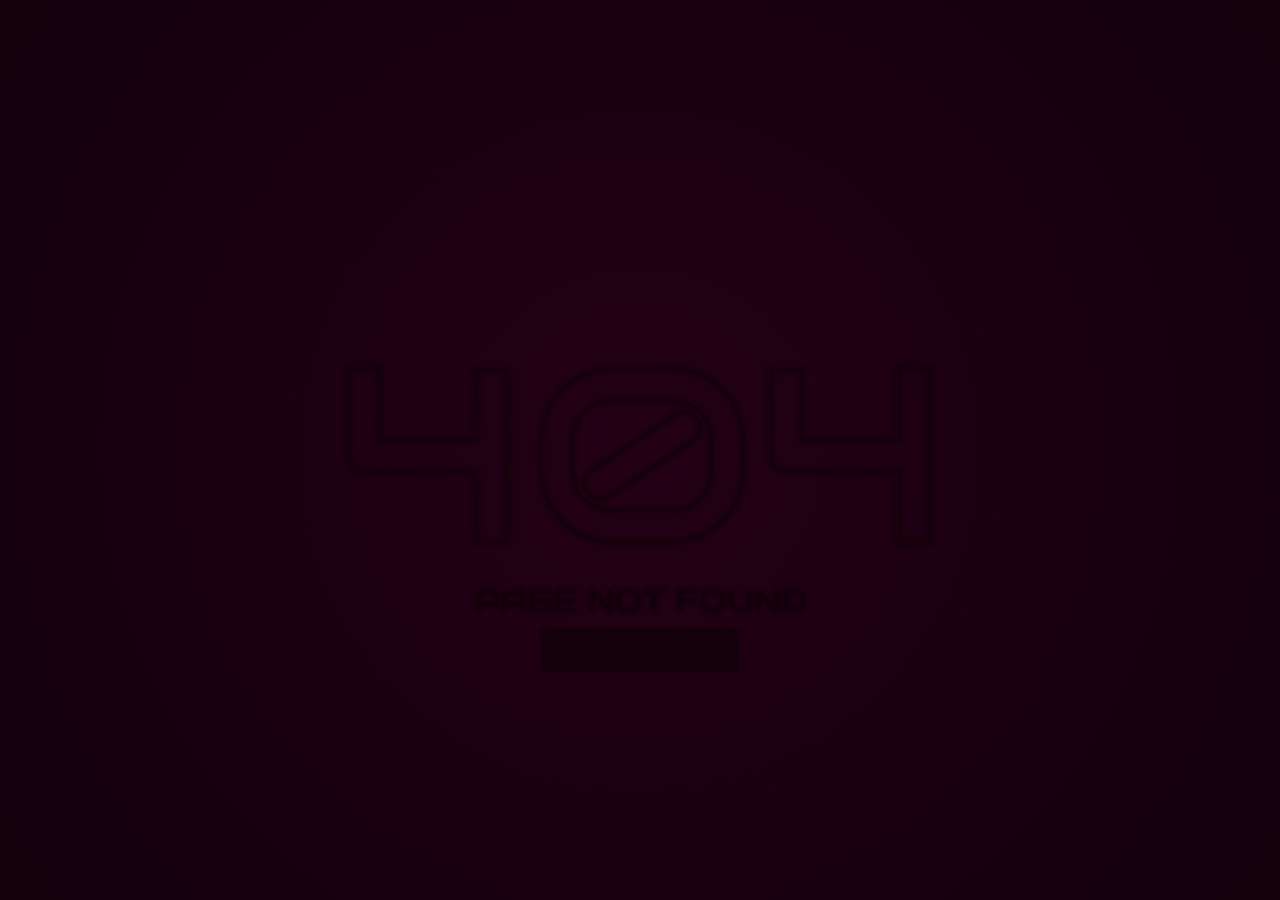
<file: pages/11-Lights-Panel-404/index.html>
<!DOCTYPE html>
<html lang="en">
  <head>
    <title>Lights Panel Page 404</title>
    <meta charset="UTF-8" />
    <meta http-equiv="X-UA-Compatible" content="IE=edge" />
    <meta name="viewport" content="width=device-width, initial-scale=1.0" />
    <meta name="description" content="Icons provided by Icons8" />
    <link
      rel="icon"
      href="../../assets/icons/icons8-404-47"
      type="image/png"
    />
    <link rel="stylesheet" href="../../assets/css/all.min.css" />
    <link rel="stylesheet" href="../../assets/css/default.css" />
    <link rel="stylesheet" href="./styles.css" />
  </head>

  <body>
    <div></div>
    <svg
      id="svgWrap_2"
      xmlns="http://www.w3.org/2000/svg"
      x="0px"
      y="0px"
      viewBox="0 0 700 250"
    >
      <g>
        <path
          id="id3_2"
          d="M195.7 232.67h-37.1V149.7H27.76c-2.64 0-5.1-.5-7.36-1.49-2.27-.99-4.23-2.31-5.88-3.96-1.65-1.65-2.95-3.61-3.89-5.88s-1.42-4.67-1.42-7.22V29.62h36.82v82.98H158.6V29.62h37.1v203.05z"
        />
        <path
          id="id2_2"
          d="M470.69 147.71c0 8.31-1.06 16.17-3.19 23.58-2.12 7.41-5.12 14.28-8.99 20.6-3.87 6.33-8.45 11.99-13.74 16.99-5.29 5-11.07 9.28-17.35 12.81a85.146 85.146 0 0 1-20.04 8.14 83.637 83.637 0 0 1-21.67 2.83H319.3c-7.46 0-14.73-.94-21.81-2.83-7.08-1.89-13.76-4.6-20.04-8.14a88.292 88.292 0 0 1-17.35-12.81c-5.29-5-9.84-10.67-13.66-16.99-3.82-6.32-6.8-13.19-8.92-20.6-2.12-7.41-3.19-15.27-3.19-23.58v-33.13c0-12.46 2.34-23.88 7.01-34.27 4.67-10.38 10.92-19.33 18.76-26.83 7.83-7.5 16.87-13.36 27.12-17.56 10.24-4.2 20.93-6.3 32.07-6.3h66.41c7.36 0 14.58.94 21.67 2.83 7.08 1.89 13.76 4.6 20.04 8.14a88.292 88.292 0 0 1 17.35 12.81c5.29 5 9.86 10.67 13.74 16.99 3.87 6.33 6.87 13.19 8.99 20.6 2.13 7.41 3.19 15.27 3.19 23.58v33.14zm-37.1-33.13c0-7.27-1.32-13.88-3.96-19.82-2.64-5.95-6.16-11.04-10.55-15.29-4.39-4.25-9.46-7.5-15.22-9.77-5.76-2.27-11.8-3.35-18.13-3.26h-66.41c-6.14-.09-12.11.97-17.91 3.19-5.81 2.22-10.95 5.43-15.44 9.63-4.48 4.2-8.07 9.3-10.76 15.29-2.69 6-4.04 12.67-4.04 20.04v33.13c0 7.36 1.32 14.02 3.96 19.97 2.64 5.95 6.18 11.02 10.62 15.22 4.44 4.2 9.56 7.43 15.36 9.7 5.8 2.27 11.87 3.35 18.2 3.26h66.41c7.27 0 13.85-1.2 19.75-3.61s10.93-5.73 15.08-9.98 7.36-9.32 9.63-15.22c2.27-5.9 3.4-12.34 3.4-19.33v-33.15zm-16-26.91a17.89 17.89 0 0 1 2.83 6.73c.47 2.41.47 4.77 0 7.08-.47 2.31-1.39 4.48-2.76 6.51-1.37 2.03-3.14 3.75-5.31 5.17l-99.4 66.41c-1.61 1.23-3.26 2.08-4.96 2.55-1.7.47-3.45.71-5.24.71-3.02 0-5.9-.71-8.64-2.12-2.74-1.42-4.96-3.44-6.66-6.09a17.89 17.89 0 0 1-2.83-6.73c-.47-2.41-.5-4.77-.07-7.08.43-2.31 1.3-4.48 2.62-6.51 1.32-2.03 3.07-3.75 5.24-5.17l99.69-66.41a17.89 17.89 0 0 1 6.73-2.83c2.41-.47 4.77-.47 7.08 0 2.31.47 4.48 1.37 6.51 2.69 2.03 1.32 3.75 3.02 5.17 5.09z"
        />
        <path
          id="id1_2"
          d="M688.33 232.67h-37.1V149.7H520.39c-2.64 0-5.1-.5-7.36-1.49-2.27-.99-4.23-2.31-5.88-3.96-1.65-1.65-2.95-3.61-3.89-5.88s-1.42-4.67-1.42-7.22V29.62h36.82v82.98h112.57V29.62h37.1v203.05z"
        />
      </g>
    </svg>
    <svg
      id="svgWrap_1"
      xmlns="http://www.w3.org/2000/svg"
      x="0px"
      y="0px"
      viewBox="0 0 700 250"
    >
      <g>
        <path
          id="id3_1"
          d="M195.7 232.67h-37.1V149.7H27.76c-2.64 0-5.1-.5-7.36-1.49-2.27-.99-4.23-2.31-5.88-3.96-1.65-1.65-2.95-3.61-3.89-5.88s-1.42-4.67-1.42-7.22V29.62h36.82v82.98H158.6V29.62h37.1v203.05z"
        />
        <path
          id="id2_1"
          d="M470.69 147.71c0 8.31-1.06 16.17-3.19 23.58-2.12 7.41-5.12 14.28-8.99 20.6-3.87 6.33-8.45 11.99-13.74 16.99-5.29 5-11.07 9.28-17.35 12.81a85.146 85.146 0 0 1-20.04 8.14 83.637 83.637 0 0 1-21.67 2.83H319.3c-7.46 0-14.73-.94-21.81-2.83-7.08-1.89-13.76-4.6-20.04-8.14a88.292 88.292 0 0 1-17.35-12.81c-5.29-5-9.84-10.67-13.66-16.99-3.82-6.32-6.8-13.19-8.92-20.6-2.12-7.41-3.19-15.27-3.19-23.58v-33.13c0-12.46 2.34-23.88 7.01-34.27 4.67-10.38 10.92-19.33 18.76-26.83 7.83-7.5 16.87-13.36 27.12-17.56 10.24-4.2 20.93-6.3 32.07-6.3h66.41c7.36 0 14.58.94 21.67 2.83 7.08 1.89 13.76 4.6 20.04 8.14a88.292 88.292 0 0 1 17.35 12.81c5.29 5 9.86 10.67 13.74 16.99 3.87 6.33 6.87 13.19 8.99 20.6 2.13 7.41 3.19 15.27 3.19 23.58v33.14zm-37.1-33.13c0-7.27-1.32-13.88-3.96-19.82-2.64-5.95-6.16-11.04-10.55-15.29-4.39-4.25-9.46-7.5-15.22-9.77-5.76-2.27-11.8-3.35-18.13-3.26h-66.41c-6.14-.09-12.11.97-17.91 3.19-5.81 2.22-10.95 5.43-15.44 9.63-4.48 4.2-8.07 9.3-10.76 15.29-2.69 6-4.04 12.67-4.04 20.04v33.13c0 7.36 1.32 14.02 3.96 19.97 2.64 5.95 6.18 11.02 10.62 15.22 4.44 4.2 9.56 7.43 15.36 9.7 5.8 2.27 11.87 3.35 18.2 3.26h66.41c7.27 0 13.85-1.2 19.75-3.61s10.93-5.73 15.08-9.98 7.36-9.32 9.63-15.22c2.27-5.9 3.4-12.34 3.4-19.33v-33.15zm-16-26.91a17.89 17.89 0 0 1 2.83 6.73c.47 2.41.47 4.77 0 7.08-.47 2.31-1.39 4.48-2.76 6.51-1.37 2.03-3.14 3.75-5.31 5.17l-99.4 66.41c-1.61 1.23-3.26 2.08-4.96 2.55-1.7.47-3.45.71-5.24.71-3.02 0-5.9-.71-8.64-2.12-2.74-1.42-4.96-3.44-6.66-6.09a17.89 17.89 0 0 1-2.83-6.73c-.47-2.41-.5-4.77-.07-7.08.43-2.31 1.3-4.48 2.62-6.51 1.32-2.03 3.07-3.75 5.24-5.17l99.69-66.41a17.89 17.89 0 0 1 6.73-2.83c2.41-.47 4.77-.47 7.08 0 2.31.47 4.48 1.37 6.51 2.69 2.03 1.32 3.75 3.02 5.17 5.09z"
        />
        <path
          id="id1_1"
          d="M688.33 232.67h-37.1V149.7H520.39c-2.64 0-5.1-.5-7.36-1.49-2.27-.99-4.23-2.31-5.88-3.96-1.65-1.65-2.95-3.61-3.89-5.88s-1.42-4.67-1.42-7.22V29.62h36.82v82.98h112.57V29.62h37.1v203.05z"
        />
      </g>
    </svg>

    <svg>
      <defs>
        <filter id="glow">
          <fegaussianblur
            class="blur"
            result="coloredBlur"
            stddeviation="4"
          ></fegaussianblur>
          <femerge>
            <femergenode in="coloredBlur"></femergenode>
            <femergenode in="SourceGraphic"></femergenode>
          </femerge>
        </filter>
      </defs>
    </svg>

    <h2>Page Not Found</h2>
    <button onclick="location.href='../../index.html'">
      Back to Home
    </button>
  </body>
</html>
</file>
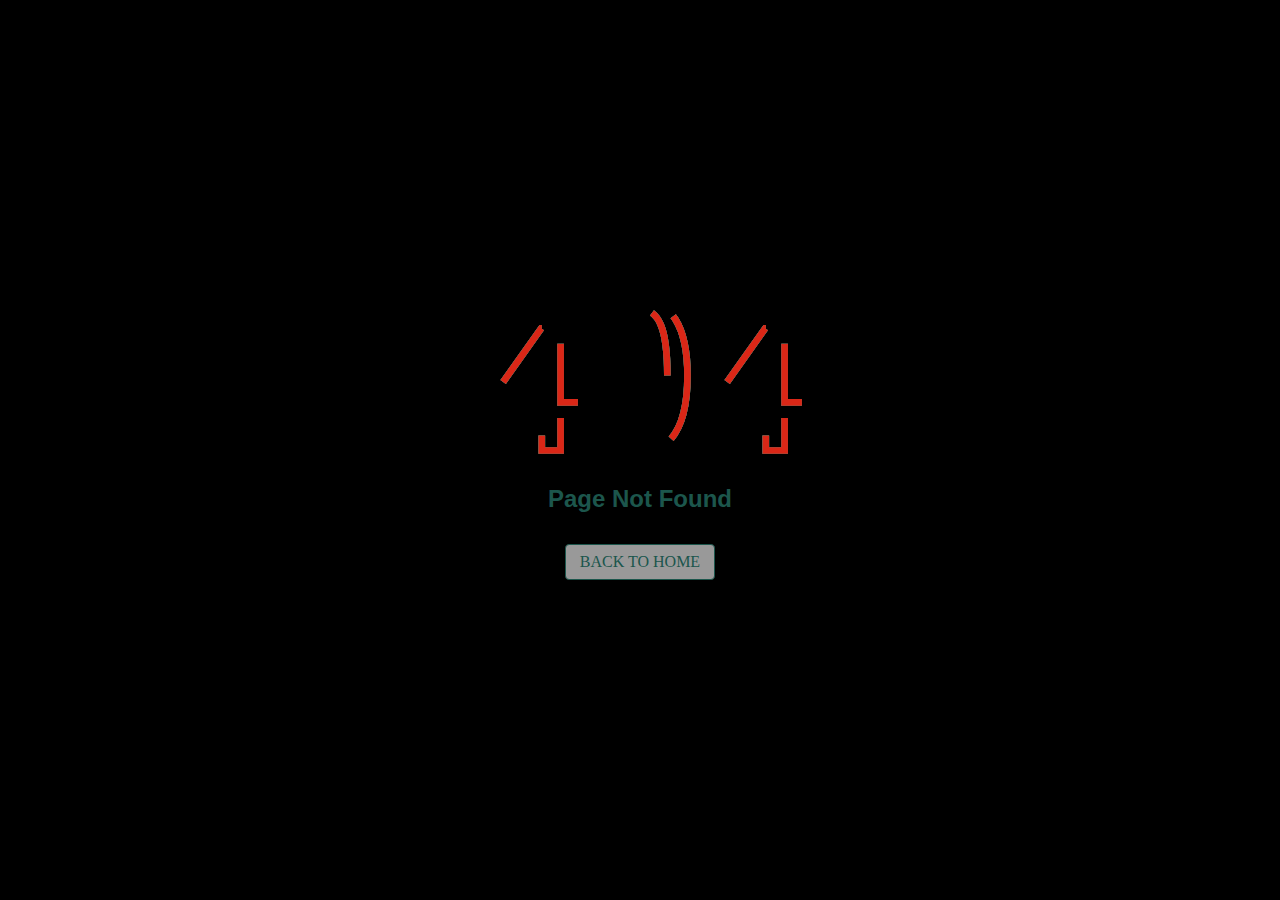
<file: pages/12-Retro-Panel-404/index.html>
<!DOCTYPE html>
<html lang="en">
  <head>
    <title>Retro Panel Page 404</title>
    <meta charset="UTF-8" />
    <meta http-equiv="X-UA-Compatible" content="IE=edge" />
    <meta name="viewport" content="width=device-width, initial-scale=1.0" />
    <meta name="description" content="Icons provided by Icons8" />
    <link
      rel="icon"
      href="../../assets/icons/icons8-404-47"
      type="image/png"
    />
    <link rel="stylesheet" href="../../assets/css/all.min.css" />
    <link rel="stylesheet" href="../../assets/css/default.css" />
    <link rel="stylesheet" href="./styles.css" />
  </head>

  <body>
    <div class="content">
      <svg viewBox="0 0 960 300">
        <symbol id="s-text">
          <text text-anchor="middle" x="50%" y="50%">404</text>
        </symbol>

        <g class="g-ants">
          <use xlink:href="#s-text" class="text"></use>
          <use xlink:href="#s-text" class="text"></use>
          <use xlink:href="#s-text" class="text"></use>
          <use xlink:href="#s-text" class="text"></use>
          <use xlink:href="#s-text" class="text"></use>
        </g>
      </svg>

      <h1>Page Not Found</h1>
      <a href="../../index.html">Back to Home</a>
    </div>
  </body>
</html>
</file>
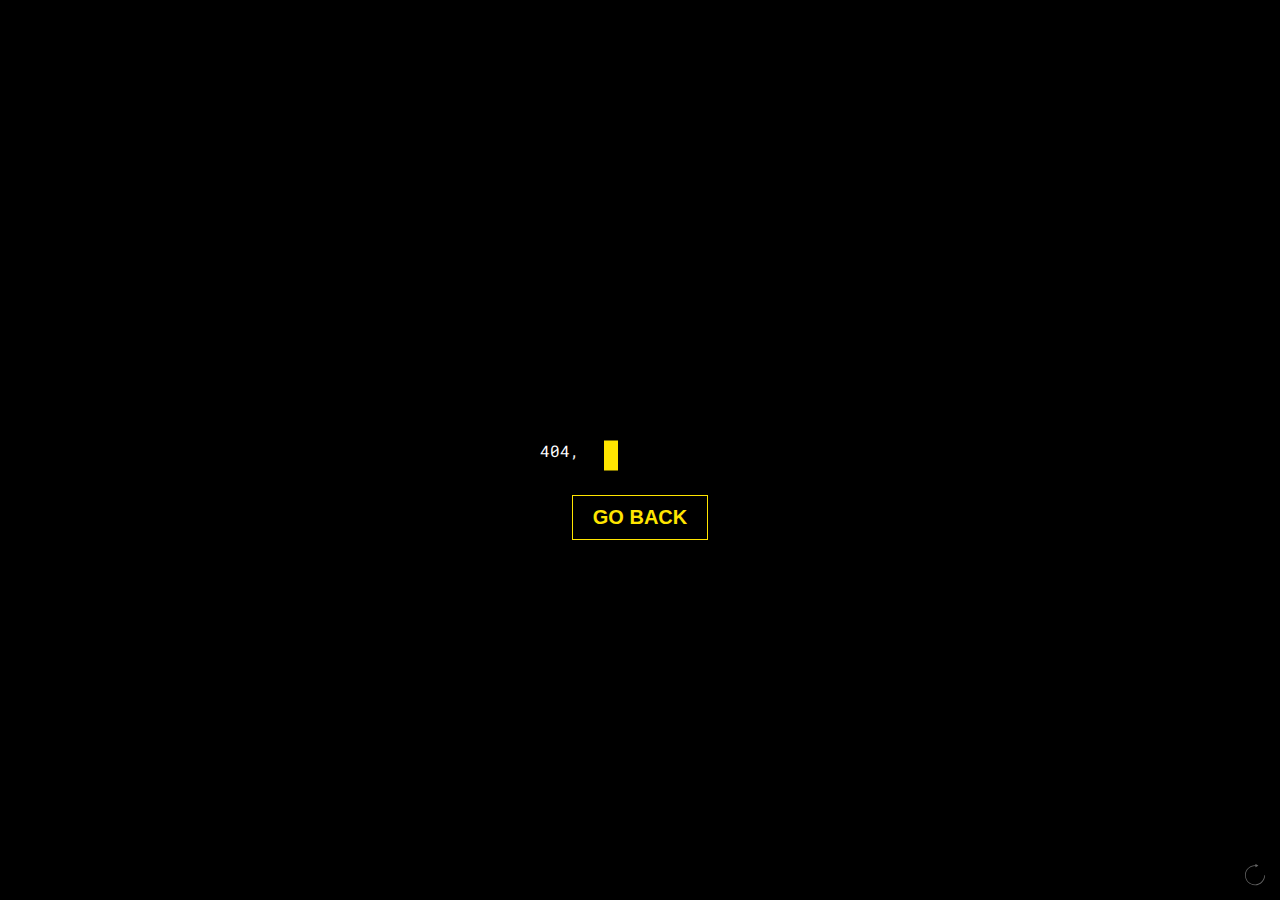
<file: pages/13-Computer-Input-404/index.html>
<!DOCTYPE html>
<html lang="en">
  <head>
    <title>Computer Input Page 404</title>
    <meta charset="UTF-8" />
    <meta http-equiv="X-UA-Compatible" content="IE=edge" />
    <meta name="viewport" content="width=device-width, initial-scale=1.0" />
    <meta name="description" content="Icons provided by Icons8" />
    <link
      rel="icon"
      href="../../assets/icons/icons8-404-47"
      type="image/png"
    />
    <link rel="stylesheet" href="../../assets/css/all.min.css" />
    <link rel="stylesheet" href="../../assets/css/default.css" />
    <link rel="stylesheet" href="./styles.css" />
  </head>

  <body>
    <div class="container">
      <div class="copy-container center-xy">
        <p>404, page not found.</p>
        <span id="handle" class="handle"></span>
      </div>
    </div>

    <svg
      version="1.1"
      id="cb-replay"
      xmlns="http://www.w3.org/2000/svg"
      xmlns:xlink="http://www.w3.org/1999/xlink"
      x="0px"
      y="0px"
      viewBox="0 0 279.9 297.3"
      style="enable-background: new 0 0 279.9 297.3"
      xml:space="preserve"
    >
      <g>
        <path
          d="M269.4,162.6c-2.7,66.5-55.6,120.1-121.8,123.9c-77,4.4-141.3-60-136.8-136.9C14.7,81.7,71,27.8,140,27.8
          c1.8,0,3.5,0,5.3,0.1c0.3,0,0.5,0.2,0.5,0.5v15c0,1.5,1.6,2.4,2.9,1.7l35.9-20.7c1.3-0.7,1.3-2.6,0-3.3L148.6,0.3
          c-1.3-0.7-2.9,0.2-2.9,1.7v15c0,0.3-0.2,0.5-0.5,0.5c-1.7-0.1-3.5-0.1-5.2-0.1C63.3,17.3,1,78.9,0,155.4
          C-1,233.8,63.4,298.3,141.9,297.3c74.6-1,135.1-60.2,138-134.3c0.1-3-2.3-5.4-5.3-5.4l0,0C271.8,157.6,269.5,159.8,269.4,162.6z"
        />
      </g>
    </svg>
    <button class="button" onclick="location.href='../../index.html'">
      Go Back
    </button>
    <script src="../../vendor/jquery-3.7.1.min.js"></script>
    <script src="../../vendor/gsap.min.js"></script>
    <script src="./script.js"></script>
  </body>
</html>
</file>
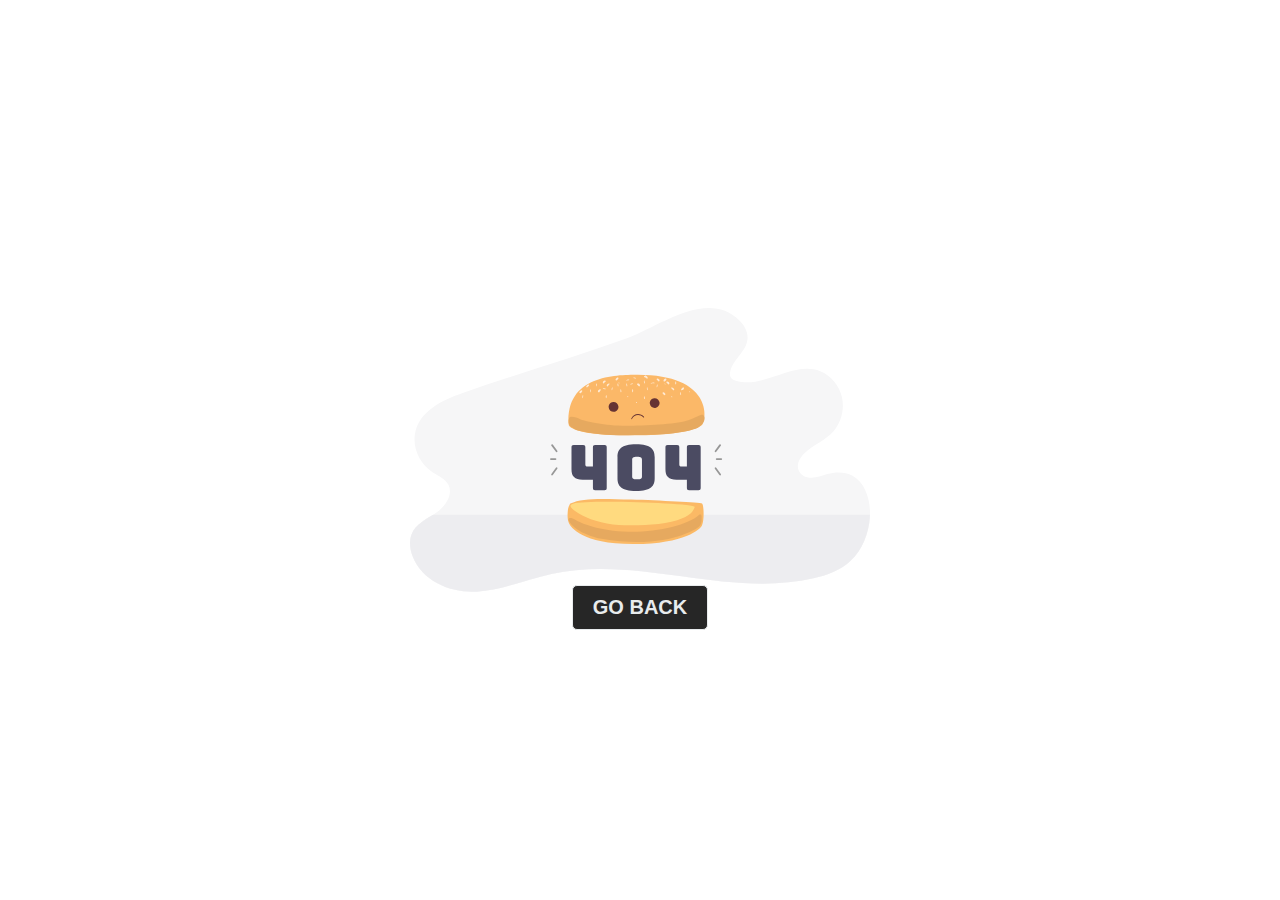
<file: pages/14-Lost-Hamburguer-404/index.html>
<!DOCTYPE html>
<html lang="en">
  <head>
    <title>Lost Hamburguer Page 404</title>
    <meta charset="UTF-8" />
    <meta http-equiv="X-UA-Compatible" content="IE=edge" />
    <meta name="viewport" content="width=device-width, initial-scale=1.0" />
    <meta name="description" content="Icons provided by Icons8" />
    <link
      rel="icon"
      href="../../assets/icons/icons8-404-47"
      type="image/png"
    />
    <link rel="stylesheet" href="../../assets/css/all.min.css" />
    <link rel="stylesheet" href="../../assets/css/default.css" />
    <link rel="stylesheet" href="./styles.css" />
  </head>

  <body>
    <div class="main">
      <svg
        xmlns="http://www.w3.org/2000/svg"
        xmlns:xlink="http://www.w3.org/1999/xlink"
        width="470"
        height="290"
        viewBox="0 0 470 290"
      >
        <defs>
          <path
            class="fundo"
            id="prefix__a"
            d="M5.063 128.67c-2.513 15.192 5.633 31.093 17.898 38.941 5.99 3.832 13.34 6.528 16.471 13.254 4.868 10.452-3.879 22.437-13.113 28.515-9.236 6.078-20.5 10.9-24.704 21.683-2.771 7.108-1.685 15.387 1.058 22.507 10.06 26.112 39.393 37.547 65.479 36.15 26.086-1.396 50.827-12.407 76.416-18.075 87.873-19.465 180.005 24.717 267.728 4.47 13.65-3.151 27.4-8.081 37.943-17.99 11.883-11.167 18.632-28.016 19.65-45.023.97-16.225-4.34-34.495-17.744-41.806-7.834-4.273-17.196-4.1-25.7-1.774-5.43 1.483-10.767 3.808-16.369 3.848-5.601.038-11.763-3-13.386-8.808-1.707-6.107 2.182-12.41 6.642-16.577 9.072-8.474 21.203-12.707 29.441-22.126 7.927-9.063 11.264-22.574 8.574-34.716-2.692-12.141-11.326-22.538-22.188-26.715-27.683-10.645-57.844 18.377-86.152 9.873-2.101-.63-4.312-1.605-5.418-3.641-1.08-1.988-.834-4.51-.214-6.716 3.468-12.348 16.939-20.21 17.528-33.102.32-7.008-3.504-13.564-8.325-18.251-33.126-32.2-81.125 6.102-114.9 18.194-55.542 19.884-112.157 36.49-167.849 55.963-20.81 7.275-44.91 18.606-48.766 41.922z"
          />
        </defs>
        <g fill="none" fill-rule="evenodd">
          <path
            fill="#FFF"
            d="M0 0H1366V800H0z"
            transform="translate(-448 -157)"
          />
          <g transform="translate(-448 -157) translate(448 157)">
            <mask id="prefix__b" fill="#fff">
              <use xlink:href="#prefix__a" />
            </mask>
            <use fill="#F6F6F7" xlink:href="#prefix__a" />
            <path
              fill="#EDEDF0"
              fill-rule="nonzero"
              d="M-14.199 211.2H481.36V301.2H-14.199z"
              mask="url(#prefix__b)"
            />
            <g class="paes">
              <g class="pao-baixo">
                <path
                  fill="#FBB965"
                  d="M2.79 131.737s-2.073 3.155-2.479 6.868c-.406 3.713-.747 9.666 1.24 13.372 1.985 3.707 12.69 20.8 65.175 21.02 53.15.225 69.188-15.685 70.59-18.977 2.605-6.118 1.838-21.327.06-22.283-1.777-.956-44.044-3.204-72.446-4.057-28.402-.854-49.872-1.968-62.14 4.057"
                  transform="translate(161 68)"
                />
                <path
                  fill="#E6A95F"
                  d="M34.648 167.758c-8.863-1.526-23.515-6.939-30.292-14.218-6.775-7.28-2.096-8.803 3.508-5.387 5.605 3.415 24.569 11.557 54.124 12.263 29.555.706 61.424-6.946 72.2-17.053 0 0 2.705-1.47 2.768 1.509.062 2.98.428 7.948-2.769 10.507-3.196 2.558-34.805 23.526-99.54 12.379"
                  transform="translate(161 68)"
                />
                <path
                  fill="#FFDA7F"
                  d="M5.679 131.837c-6.522 1.646-.275 6.91 9.492 12.14 9.767 5.229 28.24 10.257 44.267 10.015 16.028-.243 37.48-.481 52.543-5.333 15.06-4.852 16.223-9.55 17.998-13.298 1.774-3.748-107.32-7.809-124.3-3.524"
                  transform="translate(161 68)"
                />
              </g>
              <g class="pao-cima">
                <path
                  fill="#FBB868"
                  d="M71.37 0C49.008.035-2.43.631 1.18 51.16c0 0-.018 10.84 62.825 10.84 62.844 0 72.591-9.633 73.721-11.173C142.284 44.623 147.583-.117 71.37 0"
                  transform="translate(161 68)"
                />
                <path
                  fill="#E6A95F"
                  d="M34.552 61c-7.628-1.006-23.98-2.904-27.586-5.506-3.606-2.604-7.448-2.895-5.39-10.826.842-3.242 7.976-.619 11.264.839 3.289 1.458 21.239 6.047 42.989 6.673 21.75.625 57.126-1.679 67.42-5.458 9.806-3.598 13.662-7.027 15.493-5.228 2.396 2.351 1.687 8.008-4.913 12.215-6.252 3.985-27.53 7.2-49.434 7.76-21.904.56-38.604 1.012-49.843-.469"
                  transform="translate(161 68)"
                />
                <path
                  fill="#FFEAD4"
                  d="M45.508 13.114c-.368.549-.54 1.598-.503 2.445.017.392.297.604.45.287.143-.297.222-.617.303-.978.087-.387.197-.735.238-1.15.042-.44-.257-.95-.488-.604M42.092 9.016c-.694.13-1.446.61-1.774 1.098-.168.248-.3.512-.317.792-.017.313.154.503.29.776.249.494 1.245.392 1.22-.162-.014-.274.33-.612.54-.817.367-.361.75-.62.923-1.075.154-.404-.413-.7-.882-.612M51.621 9.247c-.182-.409-.68-.325-.615.364.063.687.007 1.485.25 2.067.19.458.694.473.737-.25.043-.759-.109-1.592-.372-2.181M32.55 15.101c-1.206.547-1.849 1.662-1.414 2.552.188.384 1.21.504 1.46.077.188-.32.407-.629.616-.942.243-.363.63-.675.767-1.064.173-.486-.753-.93-1.43-.623M29.793 9.012c-.26-.108-.498.532-.62.942-.166.565-.205 1.033-.149 1.674.053.59.424.405.493-.048-.002.014.102-.302.138-.4.093-.247.18-.497.262-.76.113-.359.144-1.297-.124-1.408M38.384 6.056c-.737-.211-1.406.211-1.881.674-.53.514-.607 1.19-.39 1.829.167.5 1.09.632 1.326.096.127-.285.31-.53.533-.764.304-.32.72-.44.944-.848.237-.429-.053-.85-.532-.987M21.722 10.101c-.484-.28-1.16.08-1.542.378-.57.444-.957.924-1.152 1.628-.21.764.802 1.182 1.296.663.4-.42.901-.746 1.308-1.172.319-.334.594-1.205.09-1.497M23.513 15.078c-.385.414-.505 1.566-.513 2.381-.005.47.333.749.47.35.206-.592.422-1.34.517-2.047.082-.598-.253-.921-.474-.684M38.964 14.6c-.26-.324-1.293-.581-2.192-.6-.626-.012-.971.28-.65.452.459.244 1.155.57 2.063.547.56-.014.936-.205.78-.4M51.58 3.028c-.54-.1-.912.074-1.399.401-.45.304-.83.813-1.092 1.395-.344.76.386 1.437.866 1.076.662-.5 1.41-.857 1.914-1.641.255-.397.126-1.152-.29-1.23M66.234 9c-.923 0-2.062.305-2.227.708-.074.182.437.384.836.247.537-.185 1.29-.187 1.832-.364.59-.193.337-.591-.441-.591M60.589 9.375c-.101-.522-.482-.493-.556.048-.12.852.102 1.815.423 2.412.213.396.543.02.544-.494.002-.736-.283-1.302-.411-1.966M69.955 3.569c-.44-.473-1.713-.712-2.727-.479-.37.085-.24.315.044.396.601.173 1.168.408 1.848.503.49.069 1.042-.199.835-.42M73.956 10.626c-.231-.836-.735-1.255-1.316-1.507-.24-.104-.5-.147-.75-.1-.148.028-.273.063-.407.161-.032.022-.373.238-.223.161-.282.148-.382.791-.057.979.117.067.22.24.333.325.168.128.336.247.508.364.327.219.564.609.873.868.537.45 1.27-.42 1.04-1.251M66.549 15.017c-.83-.233-.486 2.056-.435 2.528.055.51.678.664.741.08.068-.628.42-2.405-.306-2.608M54.803 16.301c-.065-.347-.1-.709-.19-1.038-.107-.393-.44-.32-.532.052-.186.746-.052 2.313.405 2.636.225.16.545-.077.512-.623-.024-.375-.13-.676-.195-1.027M39.534 21.024c-.423.212-.58 1.352-.523 2.174.066.946.664 1.13.785.144.065-.538.22-1.041.203-1.612-.016-.528-.238-.82-.465-.706M15.946 21.201c-.04-.142-.134-.197-.214-.2-.311-.02-.464.621-.576 1.05-.124.468-.188.945-.14 1.461.053.562.486.699.57.088.053-.375.146-.754.233-1.107.108-.439.265-.815.127-1.292M14.918 16.274c-.067-.169-.25-.279-.46-.274-.571.015-1.05.232-1.55.61-.562.422-.976 1.023-.899 1.675.081.697.993.942 1.574.476.407-.326.746-.755 1.058-1.149.364-.462.441-.923.277-1.338M62.906 5.209c-.447-.277-1.34-.251-1.957-.083-.279.077-.57.172-.738.298-.069.051-.108.105-.15.16-.025.038-.037.076-.038.115.043.077.042.09-.003.037-.154.243.622.357.925.173.227-.051.444-.104.705-.13.521-.054 1.021-.089 1.286-.315.092-.078.088-.182-.03-.255M52.906 8.291c-.191-.24-.402-.204-.634-.28-.218-.073-.326.255-.245.491.117.34.438.509.697.497.26-.01.37-.472.182-.708M80.437 1.283c-.385-.22-.844-.327-1.272-.266-.497.071-.7.363-1.033.724-.356.388.07 1.143.54.93l-.065-.083c.095.05.192.08.295.09.177.032.31.074.477.16.373.189.702.503 1.023.78.348.301 1.738.788 1.586-.245-.141-.963-.789-1.652-1.551-2.09M78.955 8.082c-.134-.55-.259-1.126-.366-1.703-.102-.548-.457-.476-.541.05-.073.453-.057.877.01 1.331.083.548.286.874.512 1.17.11.144.276.048.357-.132.097-.215.088-.476.028-.716M87.395 8c-.77.016-1.317.338-2.032.43-.505.065-.477.525.046.56.713.047 1.359-.082 2.053-.14.468-.04 1.35.253 1.516-.164.191-.483-.906-.7-1.583-.685M81.958 14.767c-.103-.44-.306-.8-.377-1.279-.095-.644-.518-.678-.57.063-.07.998.19 1.845.53 2.34.293.426.566-.494.417-1.124M99.918 9.365c-.177-.18-.36-.23-.56-.337-.295-.16-.508.405-.225.646.181.155.805.626.863.04.012-.119-.003-.273-.078-.349M93.308 4.792c-.387-.436-.932-.682-1.466-.78-.809-.145-1.17 1.02-.47 1.477.65.427 1.772 2.34 2.503 1.097.376-.641-.178-1.356-.567-1.794M91.498 10.138c-.32.55-.428 1.334-.494 2.18-.043.546.266.928.442.494.21-.512.38-1.126.522-1.741.139-.605-.204-1.393-.47-.933M103.977 8.863c-.265-1.177-1.477-2.153-2.51-1.784-.548.195-.653 1.156-.104 1.442.294.153.53.397.762.655.326.36.549.611.988.784.564.223.992-.535.864-1.097M100.988 4.781c.03-.437-.169-.702-.568-.724-.906-.33-1.89.849-2.3 1.608-.47.873.538 1.63 1.223 1.22.683-.406 1.786-1.108 1.645-2.104M110.532 7.06c-.238-.218-.568.203-.463.619l.012.045c-.01.096-.001.204 0 .297 0 .14-.016.294-.025.434-.012.181-.043.357-.053.539-.013.245.016.45.06.612.091.33.32.515.53.304.108-.11.286-.37.335-.709.04-.276.058-.554.07-.836.024-.568-.189-1.052-.466-1.306M108.458 14.127c-.434-.548-.995-.921-1.662-1.103-.746-.203-1.116.933-.445 1.28.216.11.4.251.557.443.204.248.42.648.672.84.348.262.868.645 1.249.23.437-.478-.064-1.305-.37-1.69M117.71 13.184c-.282.276-.558.555-.852.815-.143.126-.333.256-.446.42-.108.156-.174.34-.284.489-.392.535.193 1.412.694.973.104-.091.318-.086.446-.134.16-.062.324-.11.486-.169.51-.186.872-.578 1.145-1.11.418-.816-.553-1.907-1.188-1.284M97.93 18.019c-.834-.165-1.209.791-.697 1.348.495.538 1.83 2.49 2.627 1.2.636-1.034-1.044-2.373-1.93-2.548M124.69 17.006c-.372.072-.428.396-.629.626-.202.23.139.496.376.3.22-.181.506-.403.559-.676.032-.168-.129-.285-.307-.25M115.979 19.839c-.079-.499-.153-.976-.264-1.445-.205-.86-.853-.174-.689.73.089.49.148.982.25 1.46.196.907.849.182.703-.745M78.957 24.496c.068-.31.05-.616-.02-.91-.077-.321-.14-.65-.183-1.002-.099-.82-.671-.76-.736.076-.056.71.019 1.361.23 1.918.132.348.265.461.467.377-.18.076.075.038.116.016.071-.038.117-.183.135-.33.01-.08.063-.472-.009-.145M61.924 22.403c-.057-.057-.16-.13-.189-.2-.132-.33-.73-.229-.735.1-.004.27.047.533.379.665.186.073.458.02.543-.14l.027-.053c.06-.114.083-.266-.025-.372M106.798 22.22c-.107-.292-.757-.304-.794.028-.032.293.107.618.488.731.229.068.532-.032.507-.257-.021-.186-.137-.329-.201-.502M70.884 28.197c-.13-.291-.716-.24-.83.025-.131.304-.034.606.41.754.101.033.24.034.334-.012.326-.16.181-.553.086-.767"
                  transform="translate(161 68)"
                />
                <g class="olhos">
                  <path
                    fill="#633"
                    d="M51.976 32.505c.27 2.748-1.735 5.197-4.476 5.47-2.748.274-5.199-1.732-5.476-4.48-.27-2.748 1.735-5.197 4.483-5.47 2.748-.274 5.192 1.733 5.469 4.48M93.976 28.505c.27 2.748-1.735 5.197-4.483 5.47-2.748.273-5.192-1.733-5.469-4.48-.27-2.748 1.735-5.197 4.483-5.47 2.748-.274 5.192 1.733 5.469  4.48M65.03 45.127c2.1-5.726 9.106-6.606 13.113-2.171.408.462-.277 1.204-.725.77-3.981-3.892-9.17-2.951-11.83 1.745-.187.333-.68-.002-.558-.344 "
                    transform="translate(161 68)"
                  />
                </g>
              </g>
            </g>
            <g
              fill-rule="nonzero"
              stroke="#979797"
              stroke-linecap="round"
              stroke-width="1.8"
              class="left-sparks"
            >
              <path d="M23.684 5.789L30 1.158" transform="rotate(-90 157 13)" />
              <path
                d="M0 5.789L6.316 1.158"
                transform="rotate(-90 157 13) matrix(-1 0 0 1 6.316 0)"
              />
              <path d="M15.789 4.632L15.789 0" transform="rotate(-90 157 13)" />
            </g>
            <g
              fill-rule="nonzero"
              stroke="#979797"
              stroke-linecap="round"
              stroke-width="1.8"
              class="right-sparks"
            >
              <path
                d="M23.684 5.789L30 1.158"
                transform="matrix(0 -1 -1 0 318 170)"
              />
              <path
                d="M0 5.789L6.316 1.158"
                transform="matrix(0 -1 -1 0 318 170) matrix(-1 0 0 1 6.316 0)"
              />
              <path
                d="M15.789 4.632L15.789 0"
                transform="matrix(0 -1 -1 0 318 170)"
              />
            </g>
            <path
              fill="#4B4B62"
              class="path"
              fill-rule="nonzero"
              stroke="#4B4B62"
              stroke-width="2"
              d="M198.754 186c1.56 0 2.246-.703 2.246-2.3v-41.4c0-1.597-.686-2.3-2.246-2.3h-9.608c-1.56 0-2.247.703-2.247 2.3v19.678h-5.802c-1.185 0-1.934-.83-1.934-2.172V142.3c0-1.597-.686-2.3-2.246-2.3h-9.67c-1.56 0-2.247.703-2.247 2.3v22.425c0 7.283 3.244 10.606 11.355 10.606H186.9v8.369c0 1.597.687 2.3 2.247 2.3h9.608zm32.277 1c15.3 0 18.969-5.248 18.969-13.056V152.12c0-7.808-3.67-13.12-18.969-13.12-15.3 0-19.031 5.312-19.031 13.12v21.824c0 7.808 3.732 13.056 19.031 13.056zm.969-12c-4.25 0-5-1.27-5-2.986v-17.091c0-1.652.75-2.923 5-2.923 4.313 0 5 1.27 5 2.923v17.09c0 1.716-.688 2.987-5 2.987zm62.754 11c1.56 0 2.246-.703 2.246-2.3v-41.4c0-1.597-.686-2.3-2.246-2.3h-9.608c-1.56 0-2.247.703-2.247 2.3v19.678h-5.802c-1.185 0-1.934-.83-1.934-2.172V142.3c0-1.597-.686-2.3-2.246-2.3h-9.67c-1.56 0-2.247.703-2.247 2.3v22.425c0 7.283 3.244 10.606 11.355 10.606H282.9v8.369c0 1.597.687 2.3 2.247 2.3h9.608z"
            />
          </g>
        </g>
      </svg>
    </div>
    <button class="button" onclick="location.href='../../index.html'">
      Go Back
  </body>
</html>
</file>
<file: assets/css/default.css>
body {
  margin: 0 !important;
  padding: 0 !important;
  position: relative;
  display: flex;
  align-items: center;
  justify-content: center;
  flex-direction: column;
  height: 100vh;
  width: 100%;
}
*,
*::after,
*::before {
  box-sizing: border-box;
}

html {
  margin: 0;
  padding: 0;
}

.main-body {
  background-color: #f0f0f0;
  font-family: "Poppins", sans-serif;
  overflow-x: none;
  height: auto;
}

ul {
  list-style-type: none;
  padding: 0;
}

li {
  margin: 10px 0;
}

a {
  text-decoration: none;
  color: #333;
  background-color: #fff;
  padding: 10px 15px;
  border-radius: 5px;
  box-shadow: 0 2px 4px rgba(0, 0, 0, 0.1);
  display: block;
  transition: background-color 0.3s, box-shadow 0.3s;
}

a:hover {
  background-color: #e0e0e0;
  box-shadow: 0 4px 8px rgba(0, 0, 0, 0.2);
}

header {
  text-align: center;
}

.main-container {
  width: min(45%, 70.5rem);
  margin-inline: auto;
}

footer {
  padding-block: 1rem;
  text-align: center;
}
</file>
<file: pages/01-Animated-Page-404/styles.css>
@charset "UTF-8";

/***********************************
			/* 1. BODY */
/***********************************/

* {
	margin: 0;
	padding: 0;
	-webkit-text-size-adjust: none;
}

html,
body {
	height: 100%;
	overflow: hidden;
}

body {
	padding: 0;
	margin: 0;
	background: #181828;
	font-size: 14px;
	line-height: 1;
}

label {
	cursor: pointer;
}

a {
	margin: 0;
	padding: 0;
	vertical-align: baseline;
	background: transparent;
	text-decoration: none;
	color: #000;
}

input,
select,
button,
textarea {
	margin: 0;
	font-size: 100%;
}

html,
div,
span,
applet,
object,
iframe,
h1,
h2,
h3,
h4,
h5,
h6,
p,
blockquote,
pre,
a,
abbr,
acronym,
address,
big,
cite,
code,
del,
dfn,
em,
font,
img,
ins,
kbd,
q,
s,
samp,
small,
strike,
strong,
sub,
sup,
tt,
var,
b,
u,
i,
center,
dl,
dt,
dd,
ol,
ul,
li,
fieldset,
form,
label,
legend,
table,
caption,
tbody,
tfoot,
thead,
tr,
th,
td,
input {
	border: 0;
	outline: 0;
	font-size: 100%;
	vertical-align: baseline;
	background: transparent;
}

.top-header:before {
	background-image: url(https://1.bp.blogspot.com/-gxsOcYWghHA/Xp_izTh4sFI/AAAAAAAAU8s/y637Fwg99qAuzW9na_NT_uApny8Vce95gCEwYBhgL/s1600/header-footer-gradient-bg.png);
}
.top-header:before {
	content: "";
	display: block;
	width: 100%;
	height: 4px;
	background-repeat: repeat-x;
	background-size: contain;
	position: absolute;
	top: 0;
	left: 0;
	opacity: 0.5;
}

.starsec {
	content: " ";
	position: absolute;
	width: 3px;
	height: 3px;
	background: transparent;
	box-shadow: 571px 173px #00bcd4, 1732px 143px #00bcd4, 1745px 454px #ff5722,
		234px 784px #00bcd4, 1793px 1123px #ff9800, 1076px 504px #03a9f4,
		633px 601px #ff5722, 350px 630px #ffeb3b, 1164px 782px #00bcd4,
		76px 690px #3f51b5, 1825px 701px #cddc39, 1646px 578px #ffeb3b,
		544px 293px #2196f3, 445px 1061px #673ab7, 928px 47px #00bcd4,
		168px 1410px #8bc34a, 777px 782px #9c27b0, 1235px 1941px #9c27b0,
		104px 1690px #8bc34a, 1167px 1338px #e91e63, 345px 1652px #009688,
		1682px 1196px #f44336, 1995px 494px #8bc34a, 428px 798px #ff5722,
		340px 1623px #f44336, 605px 349px #9c27b0, 1339px 1344px #673ab7,
		1102px 1745px #3f51b5, 1592px 1676px #2196f3, 419px 1024px #ff9800,
		630px 1033px #4caf50, 1995px 1644px #00bcd4, 1092px 712px #9c27b0,
		1355px 606px #f44336, 622px 1881px #cddc39, 1481px 621px #9e9e9e,
		19px 1348px #8bc34a, 864px 1780px #e91e63, 442px 1136px #2196f3,
		67px 712px #ff5722, 89px 1406px #f44336, 275px 321px #009688,
		592px 630px #e91e63, 1012px 1690px #9c27b0, 1749px 23px #673ab7,
		94px 1542px #ffeb3b, 1201px 1657px #3f51b5, 1505px 692px #2196f3,
		1799px 601px #03a9f4, 656px 811px #00bcd4, 701px 597px #00bcd4,
		1202px 46px #ff5722, 890px 569px #ff5722, 1613px 813px #2196f3,
		223px 252px #ff9800, 983px 1093px #f44336, 726px 1029px #ffc107,
		1764px 778px #cddc39, 622px 1643px #f44336, 174px 1559px #673ab7,
		212px 517px #00bcd4, 340px 505px #fff, 1700px 39px #fff, 1768px 516px #f44336,
		849px 391px #ff9800, 228px 1824px #fff, 1119px 1680px #ffc107,
		812px 1480px #3f51b5, 1438px 1585px #cddc39, 137px 1397px #fff,
		1080px 456px #673ab7, 1208px 1437px #03a9f4, 857px 281px #f44336,
		1254px 1306px #cddc39, 987px 990px #4caf50, 1655px 911px #00bcd4,
		1102px 1216px #ff5722, 1807px 1044px #fff, 660px 435px #03a9f4,
		299px 678px #4caf50, 1193px 115px #ff9800, 918px 290px #cddc39,
		1447px 1422px #ffeb3b, 91px 1273px #9c27b0, 108px 223px #ffeb3b,
		146px 754px #00bcd4, 461px 1446px #ff5722, 1004px 391px #673ab7,
		1529px 516px #f44336, 1206px 845px #cddc39, 347px 583px #009688,
		1102px 1332px #f44336, 709px 1756px #00bcd4, 1972px 248px #fff,
		1669px 1344px #ff5722, 1132px 406px #f44336, 320px 1076px #cddc39,
		126px 943px #ffeb3b, 263px 604px #ff5722, 1546px 692px #f44336;
	animation: animStar 150s linear infinite;
}

.starthird {
	content: " ";
	position: absolute;
	width: 3px;
	height: 3px;
	background: transparent;
	box-shadow: 571px 173px #00bcd4, 1732px 143px #00bcd4, 1745px 454px #ff5722,
		234px 784px #00bcd4, 1793px 1123px #ff9800, 1076px 504px #03a9f4,
		633px 601px #ff5722, 350px 630px #ffeb3b, 1164px 782px #00bcd4,
		76px 690px #3f51b5, 1825px 701px #cddc39, 1646px 578px #ffeb3b,
		544px 293px #2196f3, 445px 1061px #673ab7, 928px 47px #00bcd4,
		168px 1410px #8bc34a, 777px 782px #9c27b0, 1235px 1941px #9c27b0,
		104px 1690px #8bc34a, 1167px 1338px #e91e63, 345px 1652px #009688,
		1682px 1196px #f44336, 1995px 494px #8bc34a, 428px 798px #ff5722,
		340px 1623px #f44336, 605px 349px #9c27b0, 1339px 1344px #673ab7,
		1102px 1745px #3f51b5, 1592px 1676px #2196f3, 419px 1024px #ff9800,
		630px 1033px #4caf50, 1995px 1644px #00bcd4, 1092px 712px #9c27b0,
		1355px 606px #f44336, 622px 1881px #cddc39, 1481px 621px #9e9e9e,
		19px 1348px #8bc34a, 864px 1780px #e91e63, 442px 1136px #2196f3,
		67px 712px #ff5722, 89px 1406px #f44336, 275px 321px #009688,
		592px 630px #e91e63, 1012px 1690px #9c27b0, 1749px 23px #673ab7,
		94px 1542px #ffeb3b, 1201px 1657px #3f51b5, 1505px 692px #2196f3,
		1799px 601px #03a9f4, 656px 811px #00bcd4, 701px 597px #00bcd4,
		1202px 46px #ff5722, 890px 569px #ff5722, 1613px 813px #2196f3,
		223px 252px #ff9800, 983px 1093px #f44336, 726px 1029px #ffc107,
		1764px 778px #cddc39, 622px 1643px #f44336, 174px 1559px #673ab7,
		212px 517px #00bcd4, 340px 505px #fff, 1700px 39px #fff, 1768px 516px #f44336,
		849px 391px #ff9800, 228px 1824px #fff, 1119px 1680px #ffc107,
		812px 1480px #3f51b5, 1438px 1585px #cddc39, 137px 1397px #fff,
		1080px 456px #673ab7, 1208px 1437px #03a9f4, 857px 281px #f44336,
		1254px 1306px #cddc39, 987px 990px #4caf50, 1655px 911px #00bcd4,
		1102px 1216px #ff5722, 1807px 1044px #fff, 660px 435px #03a9f4,
		299px 678px #4caf50, 1193px 115px #ff9800, 918px 290px #cddc39,
		1447px 1422px #ffeb3b, 91px 1273px #9c27b0, 108px 223px #ffeb3b,
		146px 754px #00bcd4, 461px 1446px #ff5722, 1004px 391px #673ab7,
		1529px 516px #f44336, 1206px 845px #cddc39, 347px 583px #009688,
		1102px 1332px #f44336, 709px 1756px #00bcd4, 1972px 248px #fff,
		1669px 1344px #ff5722, 1132px 406px #f44336, 320px 1076px #cddc39,
		126px 943px #ffeb3b, 263px 604px #ff5722, 1546px 692px #f44336;
	animation: animStar 10s linear infinite;
}

.starfourth {
	content: " ";
	position: absolute;
	width: 2px;
	height: 2px;
	background: transparent;
	box-shadow: 571px 173px #00bcd4, 1732px 143px #00bcd4, 1745px 454px #ff5722,
		234px 784px #00bcd4, 1793px 1123px #ff9800, 1076px 504px #03a9f4,
		633px 601px #ff5722, 350px 630px #ffeb3b, 1164px 782px #00bcd4,
		76px 690px #3f51b5, 1825px 701px #cddc39, 1646px 578px #ffeb3b,
		544px 293px #2196f3, 445px 1061px #673ab7, 928px 47px #00bcd4,
		168px 1410px #8bc34a, 777px 782px #9c27b0, 1235px 1941px #9c27b0,
		104px 1690px #8bc34a, 1167px 1338px #e91e63, 345px 1652px #009688,
		1682px 1196px #f44336, 1995px 494px #8bc34a, 428px 798px #ff5722,
		340px 1623px #f44336, 605px 349px #9c27b0, 1339px 1344px #673ab7,
		1102px 1745px #3f51b5, 1592px 1676px #2196f3, 419px 1024px #ff9800,
		630px 1033px #4caf50, 1995px 1644px #00bcd4, 1092px 712px #9c27b0,
		1355px 606px #f44336, 622px 1881px #cddc39, 1481px 621px #9e9e9e,
		19px 1348px #8bc34a, 864px 1780px #e91e63, 442px 1136px #2196f3,
		67px 712px #ff5722, 89px 1406px #f44336, 275px 321px #009688,
		592px 630px #e91e63, 1012px 1690px #9c27b0, 1749px 23px #673ab7,
		94px 1542px #ffeb3b, 1201px 1657px #3f51b5, 1505px 692px #2196f3,
		1799px 601px #03a9f4, 656px 811px #00bcd4, 701px 597px #00bcd4,
		1202px 46px #ff5722, 890px 569px #ff5722, 1613px 813px #2196f3,
		223px 252px #ff9800, 983px 1093px #f44336, 726px 1029px #ffc107,
		1764px 778px #cddc39, 622px 1643px #f44336, 174px 1559px #673ab7,
		212px 517px #00bcd4, 340px 505px #fff, 1700px 39px #fff, 1768px 516px #f44336,
		849px 391px #ff9800, 228px 1824px #fff, 1119px 1680px #ffc107,
		812px 1480px #3f51b5, 1438px 1585px #cddc39, 137px 1397px #fff,
		1080px 456px #673ab7, 1208px 1437px #03a9f4, 857px 281px #f44336,
		1254px 1306px #cddc39, 987px 990px #4caf50, 1655px 911px #00bcd4,
		1102px 1216px #ff5722, 1807px 1044px #fff, 660px 435px #03a9f4,
		299px 678px #4caf50, 1193px 115px #ff9800, 918px 290px #cddc39,
		1447px 1422px #ffeb3b, 91px 1273px #9c27b0, 108px 223px #ffeb3b,
		146px 754px #00bcd4, 461px 1446px #ff5722, 1004px 391px #673ab7,
		1529px 516px #f44336, 1206px 845px #cddc39, 347px 583px #009688,
		1102px 1332px #f44336, 709px 1756px #00bcd4, 1972px 248px #fff,
		1669px 1344px #ff5722, 1132px 406px #f44336, 320px 1076px #cddc39,
		126px 943px #ffeb3b, 263px 604px #ff5722, 1546px 692px #f44336;
	animation: animStar 50s linear infinite;
}

.starfifth {
	content: " ";
	position: absolute;
	width: 1px;
	height: 1px;
	background: transparent;
	box-shadow: 571px 173px #00bcd4, 1732px 143px #00bcd4, 1745px 454px #ff5722,
		234px 784px #00bcd4, 1793px 1123px #ff9800, 1076px 504px #03a9f4,
		633px 601px #ff5722, 350px 630px #ffeb3b, 1164px 782px #00bcd4,
		76px 690px #3f51b5, 1825px 701px #cddc39, 1646px 578px #ffeb3b,
		544px 293px #2196f3, 445px 1061px #673ab7, 928px 47px #00bcd4,
		168px 1410px #8bc34a, 777px 782px #9c27b0, 1235px 1941px #9c27b0,
		104px 1690px #8bc34a, 1167px 1338px #e91e63, 345px 1652px #009688,
		1682px 1196px #f44336, 1995px 494px #8bc34a, 428px 798px #ff5722,
		340px 1623px #f44336, 605px 349px #9c27b0, 1339px 1344px #673ab7,
		1102px 1745px #3f51b5, 1592px 1676px #2196f3, 419px 1024px #ff9800,
		630px 1033px #4caf50, 1995px 1644px #00bcd4, 1092px 712px #9c27b0,
		1355px 606px #f44336, 622px 1881px #cddc39, 1481px 621px #9e9e9e,
		19px 1348px #8bc34a, 864px 1780px #e91e63, 442px 1136px #2196f3,
		67px 712px #ff5722, 89px 1406px #f44336, 275px 321px #009688,
		592px 630px #e91e63, 1012px 1690px #9c27b0, 1749px 23px #673ab7,
		94px 1542px #ffeb3b, 1201px 1657px #3f51b5, 1505px 692px #2196f3,
		1799px 601px #03a9f4, 656px 811px #00bcd4, 701px 597px #00bcd4,
		1202px 46px #ff5722, 890px 569px #ff5722, 1613px 813px #2196f3,
		223px 252px #ff9800, 983px 1093px #f44336, 726px 1029px #ffc107,
		1764px 778px #cddc39, 622px 1643px #f44336, 174px 1559px #673ab7,
		212px 517px #00bcd4, 340px 505px #fff, 1700px 39px #fff, 1768px 516px #f44336,
		849px 391px #ff9800, 228px 1824px #fff, 1119px 1680px #ffc107,
		812px 1480px #3f51b5, 1438px 1585px #cddc39, 137px 1397px #fff,
		1080px 456px #673ab7, 1208px 1437px #03a9f4, 857px 281px #f44336,
		1254px 1306px #cddc39, 987px 990px #4caf50, 1655px 911px #00bcd4,
		1102px 1216px #ff5722, 1807px 1044px #fff, 660px 435px #03a9f4,
		299px 678px #4caf50, 1193px 115px #ff9800, 918px 290px #cddc39,
		1447px 1422px #ffeb3b, 91px 1273px #9c27b0, 108px 223px #ffeb3b,
		146px 754px #00bcd4, 461px 1446px #ff5722, 1004px 391px #673ab7,
		1529px 516px #f44336, 1206px 845px #cddc39, 347px 583px #009688,
		1102px 1332px #f44336, 709px 1756px #00bcd4, 1972px 248px #fff,
		1669px 1344px #ff5722, 1132px 406px #f44336, 320px 1076px #cddc39,
		126px 943px #ffeb3b, 263px 604px #ff5722, 1546px 692px #f44336;
	animation: animStar 80s linear infinite;
}

@keyframes animStar {
	0% {
		transform: translateY(0px);
	}
	100% {
		transform: translateY(-2000px);
	}
}

button {
	border: none;
	padding: 0;
	font-size: 0;
	line-height: 0;
	background: none;
	cursor: pointer;
}

:focus {
	outline: 0;
}

.clearfix:before,
.clearfix:after {
	content: "\0020";
	display: block;
	height: 0;
	visibility: hidden;
}

.clearfix:after {
	clear: both;
}

.clearfix {
	zoom: 1;
}

/* 1. END BODY */
/***********************************/

/***********************************
			/* 2. CONTENT */
/***********************************/
/* 2.1. Section error */
.error {
	min-height: 100vh;
	position: relative;
	padding: 240px 0;
	box-sizing: border-box;
	width: 100%;
	height: 100%;
	text-align: center;
	margin-top: 70px;
}

.error__overlay {
	position: absolute;
	top: 0;
	left: 0;
	width: 100%;
	height: 100%;
	overflow: hidden;
}

.error__content {
	position: absolute;
	top: 50%;
	left: 50%;
	width: 100%;
	-webkit-transform: translate(-50%, -50%);
	transform: translate(-50%, -50%);
}

.error__message {
	text-align: center;
	color: #181828;
}

.message__title {
	font-family: "Montserrat", sans-serif;
	font-weight: 900;
	text-transform: uppercase;
	letter-spacing: 5px;
	font-size: 5.6rem;
	padding-bottom: 40px;
	max-width: 960px;
	margin: 0 auto;
}

.message__text {
	font-family: "Montserrat", sans-serif;
	line-height: 42px;
	font-size: 18px;
	padding: 0 60px;
	max-width: 680px;
	margin: auto;
}

.error__nav {
	max-width: 600px;
	margin: 40px auto 0;
	text-align: center;
}

.e-nav__form {
	position: relative;
	height: 45px;
	overflow: hidden;
	width: 170px;
	display: inline-block;
	vertical-align: top;
	border: 1px solid #212121;
	padding-left: 10px;
	padding-right: 46px;
}

.e-nav__icon {
	position: absolute;
	right: 15px;
	top: 50%;
	-webkit-transform: translateY(-50%);
	transform: translateY(-50%);
	color: #212121;
	-webkit-transition: color 0.25s ease;
	transition: color 0.25s ease;
}

.e-nav__link {
	height: 45px;
	line-height: 45px;
	width: 170px;
	display: inline-block;
	vertical-align: top;
	margin: 0 15px;
	border: 1px solid #181828;
	color: #181828;
	text-decoration: none;
	font-family: "Montserrat", sans-serif;
	text-transform: uppercase;
	font-size: 11px;
	letter-spacing: 0.1rem;
	position: relative;
	overflow: hidden;
}

.e-nav__link:before {
	content: "";
	height: 200px;
	background: #212121;
	position: absolute;
	top: 70px;
	right: 70px;
	width: 260px;
	-webkit-transition: all 0.3s;
	transition: all 0.3s;
	-webkit-transform: rotate(50deg);
	transform: rotate(50deg);
}

.e-nav__link:after {
	-webkit-transition: all 0.3s;
	transition: all 0.3s;
	z-index: 999;
	position: relative;
}

.e-nav__link:after {
	content: "Home Page";
}

.e-nav__link:hover:before {
	top: -60px;
	right: -50px;
}

.e-nav__link:hover {
	color: #fff;
}

.e-nav__link:nth-child(2):hover:after {
	color: #fff;
}
/* 2.1. END Section Error */

/* 2.2. Social style */
.error__social {
	position: absolute;
	top: 50%;
	-webkit-transform: translateY(-50%);
	transform: translateY(-50%);
	left: 20px;
	z-index: 10;
}

.e-social__list {
	margin: 0;
	padding: 0;
	list-style-type: none;
}

.e-social__icon {
	padding-bottom: 30px;
}

.e-social__icon:last-child {
	padding-bottom: 0;
}

.e-social__link {
	color: #fff;
	-webkit-transition: all 0.25s ease;
	transition: all 0.25s ease;
	display: block;
}

.e-social__link:hover {
	opacity: 0.7;
}
/* 2.2. END Social style */

/* 2.3. Lamp */
.lamp {
	position: absolute;
	left: 0px;
	right: 0px;
	top: 0px;
	margin: 0px auto;
	width: 300px;
	display: flex;
	flex-direction: column;
	align-items: center;
	transform-origin: center top;
	animation-timing-function: cubic-bezier(0.6, 0, 0.38, 1);
	animation: move 5.1s infinite;
}

@keyframes move {
	0% {
		transform: rotate(40deg);
	}
	50% {
		transform: rotate(-40deg);
	}
	100% {
		transform: rotate(40deg);
	}
}

.cable {
	width: 8px;
	height: 248px;
	background-image: linear-gradient(rgb(32 148 218 / 70%), rgb(193 65 25)),
		linear-gradient(rgba(0, 0, 0, 0.7), rgba(0, 0, 0, 0.7)),
		linear-gradient(rgba(0, 0, 0, 0.7), rgba(0, 0, 0, 0.7));
}

.cover {
	width: 200px;
	height: 80px;
	background: #0bd5e8;
	border-top-left-radius: 50%;
	border-top-right-radius: 50%;
	position: relative;
	z-index: 200;
}

.in-cover {
	width: 100%;
	max-width: 200px;
	height: 20px;
	border-radius: 100%;
	background: #08ffff;
	position: absolute;
	left: 0px;
	right: 0px;
	margin: 0px auto;
	bottom: -9px;
	z-index: 100;
}
.in-cover .bulb {
	width: 50px;
	height: 50px;
	background-color: #08fffa;
	border-radius: 50%;
	position: absolute;
	left: 0px;
	right: 0px;
	bottom: -20px;
	margin: 0px auto;
	-webkit-box-shadow: 0 0 15px 7px rgba(0, 255, 255, 0.8),
		0 0 40px 25px rgba(0, 255, 255, 0.5), -75px 0 30px 15px rgba(0, 255, 255, 0.2);
	box-shadow: 0 0 25px 7px rgb(127 255 255 / 80%),
		0 0 64px 47px rgba(0, 255, 255, 0.5), 0px 0 30px 15px rgba(0, 255, 255, 0.2);
}

.light {
	width: 200px;
	height: 0px;
	border-bottom: 900px solid rgb(44 255 255 / 24%);
	border-left: 50px solid transparent;
	border-right: 50px solid transparent;
	position: absolute;
	left: 0px;
	right: 0px;
	top: 270px;
	margin: 0px auto;
	z-index: 1;
	border-radius: 90px 90px 0px 0px;
}
/* 2.3. END Lamp */
/***********************************
			/* 2. END CONTENT */
/***********************************/

/***********************************
			/* 3. RESPONSIVE */
/***********************************/
.error {
	overflow: hidden;
	max-height: 100vh;
}
@media (max-width: 1400px) {
	.lamp {
		zoom: 0.5;
	}
	.error__content {
		top: 55%;
	}
	.message__title {
		font-size: 3.5rem;
	}
}
@media (max-width: 900px) {
	.message__title {
		font-size: 34px;
	}
	.error__content {
		top: 55%;
	}
}
@media (max-width: 950px) {
	.lamp__wrap {
		max-height: 100vh;
		overflow: hidden;
		max-width: 100vw;
	}
	.error__social {
		bottom: 30px;
		top: auto;
		transform: none;
		width: 100%;
		position: fixed;
		left: 0;
	}
	.e-social__icon {
		display: inline-block;
		padding-right: 30px;
	}
	.e-social__icon:last-child {
		padding-right: 0;
	}
	.e-social__icon {
		padding-bottom: 0;
	}
}
@media (max-width: 750px) {
	body,
	html {
		max-height: 100vh;
	}
	.error__content {
		position: static;
		margin: 0 auto;
		transform: none;
		padding-top: 300px;
	}
	.error {
		padding-top: 0;
		padding-bottom: 100px;
		height: 100vh;
	}
}
@media (max-width: 650px) {
	.message__title {
		font-size: 36px;
		padding-bottom: 20px;
	}
	.message__text {
		font-size: 16px;
		line-height: 2;
		padding-right: 20px;
		padding-left: 20px;
	}
	.lamp {
		zoom: 0.6;
	}
	.error__content {
		padding-top: 180px;
	}
}
@media (max-width: 480px) {
	.message__title {
		font-size: 30px;
	}
	.message__text {
		padding-left: 10px;
		padding-right: 10px;
		font-size: 15px;
	}
	.error__nav {
		margin-top: 20px;
	}
}
</file>
<file: pages/02-Prehistoric-Page-404/styles.css>
/*======================
    404 page
=======================*/

.page_404 {
  padding: 40px 0;
  background: #fff;
  font-family: sans-serif, system-ui, -apple-system, BlinkMacSystemFont, 'Segoe UI', Roboto, Oxygen, Ubuntu, Cantarell, 'Open Sans', 'Helvetica Neue', sans-serif;
}

.page_404 img {
  width: 100%;
}

.four_zero_four_bg {
  background-image: url("../../assets/img/dribbble_1.gif");
  background-repeat: no-repeat;
  height: 400px;
  background-position: center;
}

.four_zero_four_bg h1 {
  font-size: 80px;
  text-align: center;
}

.four_zero_four_bg h3 {
  font-size: 80px;
}

.link_404 {
  color: #fff !important;
  padding: 10px 20px;
  background: #39ac31;
  margin: 20px 0;
  display: inline-block;
}
.contant_box_404 {
  margin-top: -50px;
  display: flex;
  align-items: center;
  justify-content: center;
  flex-direction: column;
}
</file>
<file: pages/03-Cage-Page-404/styles.css>
@import url('https://fonts.googleapis.com/css?family=Merriweather+Sans');

main {
	height: 100vh;
	width: 100vw;
	background: #fff;
	display: flex;
	flex-direction: column;
	justify-content: center;
	align-items: center;
	font-family: 'Merriweather Sans', sans-serif;
}

#errorText {
	font-size: 22px;
	margin: 14px 0;
}

#errorLink {
	font-size: 20px;
	padding: 12px;
	border: 1px solid;
	color: #000;
	background-color: transparent;
	text-decoration: none;
	transition: all 0.5s ease-in-out;
}

#errorLink:hover,
#errorLink:active {
	color: #fff;
	background: #000;
}

#g6219 {
	transform-origin: 85px 4px;
	animation: an1 12s 0.5s infinite ease-out;
}

@keyframes an1 {
	0% {
		transform: rotate(0);
	}
	5% {
		transform: rotate(3deg);
	}
	15% {
		transform: rotate(-2.5deg);
	}
	25% {
		transform: rotate(2deg);
	}
	35% {
		transform: rotate(-1.5deg);
	}
	45% {
		transform: rotate(1deg);
	}
	55% {
		transform: rotate(-1.5deg);
	}
	65% {
		transform: rotate(2deg);
	}
	75% {
		transform: rotate(-2deg);
	}
	85% {
		transform: rotate(2.5deg);
	}
	95% {
		transform: rotate(-3deg);
	}
	100% {
		transform: rotate(0);
	}
}
</file>
<file: pages/04-Animate-Page-404/styles.css>
body
{
  background-color:#fff;
/*   background: radial-gradient(at 50% -20%, #908392, #0d060e) fixed; */
}


#handboy
{
   animation: swing ease-in-out 1.3s infinite alternate;
    transform-origin: 98% 98%;
    transform-box: fill-box;
    
}


#girllight
{
   animation: swing ease-in-out 1.3s infinite alternate;
    transform-origin: 0% 97%;
    transform-box: fill-box;
}

#hairgirl
{
    animation: swinghair ease-in-out 1.3s infinite alternate;
   transform-origin: 60% 0%;
    transform-box: fill-box;
  
}

#zero
{
  transform-origin:bottom;
  transform-box:fill-box;
  
}

/*************swing************/
@keyframes swing {
    0% { transform: rotate(10deg); }
    100% { transform: rotate(-10deg); }
}


/*************swing hair************/
@keyframes swinghair {
    0% { transform: rotate(6deg); }
    100% { transform: rotate(-6deg); }
}
</file>
<file: pages/05-Monkey-Page-404/styles.css>
.button {
  cursor: pointer;
  background-color: #e8ebed;
  color: #89949b;
  border: 1px solid #89949b;
  margin-top: 30vh;
  z-index: 1;
  position: relative;
  display: inline-block;
  padding: 10px 20px;
  font-size: 20px;
  text-transform: uppercase;
  font-weight: bold;
  text-decoration: none;
  border-radius: 5px;
  transition: all 0.3s;  
}

.button:hover {
  background-color: #89949b;
  color: #e8ebed;
}

#monkey_404 {
  width: 800px;
  height: 480px;
  position: absolute;
  left: 50%;
  z-index: 0;
  top: 50%;
  margin-left: -400px;
  margin-top: -240px;

  .st0 {
    fill: #e8ebed;
  }
  .st1 {
    fill: #ffffff;
  }
  .st2 {
    fill: none;
    stroke: #89949b;
    stroke-width: 3;
    stroke-linecap: round;
    stroke-linejoin: round;
    stroke-miterlimit: 10;
  }
  .st3 {
    fill: #e8ebed;
    stroke: #89949b;
    stroke-width: 3;
    stroke-linecap: round;
    stroke-linejoin: round;
    stroke-miterlimit: 10;
  }
  .st4 {
    fill: #ffffff;
    stroke: #89949b;
    stroke-width: 3;
    stroke-linecap: round;
    stroke-linejoin: round;
    stroke-miterlimit: 10;
  }
  .st5 {
    fill: none;
    stroke: #89949b;
    stroke-width: 3;
    stroke-linecap: round;
    stroke-linejoin: round;
    stroke-miterlimit: 10;
  }
  .st6 {
    fill: none;
    stroke: #89949b;
    stroke-width: 4;
    stroke-linecap: round;
    stroke-linejoin: round;
    stroke-miterlimit: 10;
  }
  .st7 {
    fill: #ffffff;
    stroke: #89949b;
    stroke-width: 2;
    stroke-linecap: round;
    stroke-linejoin: round;
    stroke-miterlimit: 10;
  }
  .st8 {
    fill: #89949b;
  }
  .st9 {
    fill: #89949b;
  }
  .st10 {
    fill: none;
    stroke: #89949b;
    stroke-width: 2;
    stroke-linecap: round;
    stroke-linejoin: round;
    stroke-miterlimit: 10;
  }
  .st11 {
    fill: #ffffff;
  }
  .st12 {
    fill: #ffffff;
    stroke: #8894a0;
    stroke-width: 3;
    stroke-linecap: round;
    stroke-linejoin: round;
    stroke-miterlimit: 10;
  }
  .st13 {
    fill: #ffffff;
    stroke: #89949b;
    stroke-width: 3;
    stroke-linecap: round;
    stroke-linejoin: round;
    stroke-miterlimit: 10;
  }
  .st14 {
    fill: none;
    stroke: #89949b;
    stroke-linecap: round;
    stroke-linejoin: round;
    stroke-miterlimit: 10;
  }
  .st15 {
    fill: none;
    stroke: #89949b;
    stroke-linecap: round;
    stroke-linejoin: round;
    stroke-miterlimit: 10;
  }

  #arm {
    transform-origin: 155px 292px;
    transform: rotateZ(-2deg);
  }

  #monkey {
    animation: monkey-breathe 3s infinite ease-in-out;
  }

  #zelda,
  #tetris,
  #moon,
  #star_a,
  #star_b,
  #star_c,
  #star_d,
  #number_4,
  #number_4_2,
  #number_0,
  #sword {
    animation: levitate 3s infinite ease-in-out;
  }

  #zelda {
    animation-delay: 0s;
    animation-duration: 3s;
  }

  #tetris {
    animation-delay: 1s;
    animation-duration: 3s;
  }

  #moon {
    animation-delay: 0.5s;
    animation-duration: 3s;
  }

  #star_a {
    animation-delay: 0s;
    animation-duration: 3s;
  }

  #star_b {
    animation-delay: 0.5s;
    animation-duration: 3s;
  }

  #star_c {
    animation-delay: 1s;
    animation-duration: 3s;
  }

  #star_d {
    animation-delay: 1.5s;
    animation-duration: 3s;
  }

  #number_4 {
    animation-delay: 0s;
    animation-duration: 3s;
  }

  #number_4_2 {
    animation-delay: 1s;
    animation-duration: 3s;
  }

  #number_0 {
    animation-delay: 0.5s;
    animation-duration: 3s;
  }

  #sword {
    animation-delay: 1.5s;
    animation-duration: 3s;
  }

  #eye_left {
    transform-origin: 191px 257px;
    animation: blink-l 12s infinite ease-in-out;
  }

  #eye_right {
    transform-origin: 205px 256px;
    animation: blink-r 12s infinite ease-in-out;
  }
}

@keyframes arm-rotate {
  0% {
    transform: rotateZ(-3deg);
  }
  50% {
    transform: rotateZ(6deg);
  }
}

@keyframes monkey-breathe {
  0% {
    transform: translate3d(0, 0, 0);
  }
  50% {
    transform: translate3d(0, 1px, 0);
  }
}

@keyframes levitate {
  0% {
    transform: translate3d(0, 0, 0);
  }
  50% {
    transform: translate3d(0, 5px, 0);
  }
}

@keyframes star {
  0% {
    transform: translate3d(0, 0, 0) rotateZ(0deg);
  }
  50% {
    transform: translate3d(0, 5px, 0) rotateZ(180deg);
  }
}

@keyframes blink-l {
  0% {
    transform: rotateX(0deg);
  }
  2% {
    transform: rotateX(80deg);
  }
  4%,
  20% {
    transform: rotateX(0deg);
  }
  22% {
    transform: rotateX(80deg);
  }
  24%,
  30% {
    transform: rotateX(0deg);
  }
  32% {
    transform: rotateX(80deg);
  }
  34%,
  70% {
    transform: rotateX(0deg);
  }
  72% {
    transform: rotateX(80deg);
  }
  74%,
  100% {
    transform: rotateX(0deg);
  }
}

@keyframes blink-r {
  0% {
    transform: rotateX(0deg);
  }
  2% {
    transform: rotateX(80deg);
  }
  4%,
  30% {
    transform: rotateX(0deg);
  }
  32% {
    transform: rotateX(80deg);
  }
  34%,
  50% {
    transform: rotateX(0deg);
  }
  52% {
    transform: rotateX(80deg);
  }
  54%,
  100% {
    transform: rotateX(0deg);
  }
}
</file>
<file: pages/06-SpotLights-Page-404/styles.css>
body {
  background: #262626;
}
.button{
  background-color: #262626;
  color: #e8ebed;
  font-size: 20px;
  text-transform: uppercase;
  font-weight: bold;
  text-decoration: none;
  border-radius: 5px;
  transition: all 0.3s;
  border: 1px solid #e8ebed;
  padding: 10px 20px;
  display: inline-block;
  position: absolute;
  z-index: 1;
  margin-top: 35vh;
  cursor: pointer;
}

.button:hover {
  background-color: #e8ebed;
  color: #262626;
}
</file>
<file: pages/07-Pretty-Page-404/styles.css>
@import url('https://fonts.googleapis.com/css?family=Montserrat:400,600,700');
@import url('https://fonts.googleapis.com/css?family=Catamaran:400,800');
.error-container {
  text-align: center;
  font-size: 106px;
  font-family: 'Catamaran', sans-serif;
  font-weight: 800;
  margin: 70px 15px;
}
.error-container > span {
  display: inline-block;
  position: relative;
}
.error-container > span.four {
  width: 136px;
  height: 43px;
  border-radius: 999px;
  background:
    linear-gradient(140deg, rgba(0, 0, 0, 0.1) 0%, rgba(0, 0, 0, 0.07) 43%, transparent 44%, transparent 100%),
    linear-gradient(105deg, transparent 0%, transparent 40%, rgba(0, 0, 0, 0.06) 41%, rgba(0, 0, 0, 0.07) 76%, transparent 77%, transparent 100%),
    linear-gradient(to right, #d89ca4, #e27b7e);
}
.error-container > span.four:before,
.error-container > span.four:after {
  content: '';
  display: block;
  position: absolute;
  border-radius: 999px;
}
.error-container > span.four:before {
  width: 43px;
  height: 156px;
  left: 60px;
  bottom: -43px;
  background:
    linear-gradient(128deg, rgba(0, 0, 0, 0.1) 0%, rgba(0, 0, 0, 0.07) 40%, transparent 41%, transparent 100%),
    linear-gradient(116deg, rgba(0, 0, 0, 0.1) 0%, rgba(0, 0, 0, 0.07) 50%, transparent 51%, transparent 100%),
    linear-gradient(to top, #99749D, #B895AB, #CC9AA6, #D7969E, #E0787F);
}
.error-container > span.four:after {
  width: 137px;
  height: 43px;
  transform: rotate(-49.5deg);
  left: -18px;
  bottom: 36px;
  background: linear-gradient(to right, #99749D, #B895AB, #CC9AA6, #D7969E, #E0787F);
}

.error-container > span.zero {
  vertical-align: text-top;
  width: 156px;
  height: 156px;
  border-radius: 999px;
  background: linear-gradient(-45deg, transparent 0%, rgba(0, 0, 0, 0.06) 50%,  transparent 51%, transparent 100%),
    linear-gradient(to top right, #99749D, #99749D, #B895AB, #CC9AA6, #D7969E, #ED8687, #ED8687);
  overflow: hidden;
  animation: bgshadow 5s infinite;
}
.error-container > span.zero:before {
  content: '';
  display: block;
  position: absolute;
  transform: rotate(45deg);
  width: 90px;
  height: 90px;
  background-color: transparent;
  left: 0px;
  bottom: 0px;
  background:
    linear-gradient(95deg, transparent 0%, transparent 8%, rgba(0, 0, 0, 0.07) 9%, transparent 50%, transparent 100%),
    linear-gradient(85deg, transparent 0%, transparent 19%, rgba(0, 0, 0, 0.05) 20%, rgba(0, 0, 0, 0.07) 91%, transparent 92%, transparent 100%);
}
.error-container > span.zero:after {
  content: '';
  display: block;
  position: absolute;
  border-radius: 999px;
  width: 70px;
  height: 70px;
  left: 43px;
  bottom: 43px;
  background: #FDFAF5;
  box-shadow: -2px 2px 2px 0px rgba(0, 0, 0, 0.1);
}

.screen-reader-text {
    position: absolute;
    top: -9999em;
    left: -9999em;
}
    
@keyframes bgshadow {
  0% {
    box-shadow: inset -160px 160px 0px 5px rgba(0, 0, 0, 0.4);
  }
  45% {
    box-shadow: inset 0px 0px 0px 0px rgba(0, 0, 0, 0.1);
  }
  55% {
    box-shadow: inset 0px 0px 0px 0px rgba(0, 0, 0, 0.1);
  }
  100% {
    box-shadow: inset 160px -160px 0px 5px rgba(0, 0, 0, 0.4);
  }
}

/* demo stuff */
* {
    -webkit-box-sizing: border-box;
    -moz-box-sizing: border-box;
    box-sizing: border-box;
}
body {
  background-color: #FDFAF5;
  margin-bottom: 50px;
}
html, button, input, select, textarea {
    font-family: 'Montserrat', Helvetica, sans-serif;
    color: #bbb;
}
h1 {
  text-align: center;
  margin: 30px 15px;
}
.zoom-area { 
  max-width: 490px;
  margin: 30px auto 30px;
  font-size: 19px;
  text-align: center;
}
.link-container {
  text-align: center;
}
a.more-link {
  text-transform: uppercase;
  font-size: 13px;
    background-color: #de7e85;
    padding: 10px 15px;
    border-radius: 0;
    color: #fff;
    display: inline-block;
    margin-right: 5px;
    margin-bottom: 5px;
    line-height: 1.5;
    text-decoration: none;
  margin-top: 50px;
  letter-spacing: 1px;
}
</file>
<file: pages/08-Space-Moon-404/styles.css>
html,
body {
  height: 100%;
  width: 100%;
  margin: 0px;
  background: linear-gradient(90deg, rgba(47,54,64,1) 23%, rgba(24,27,32,1) 100%);
}

.moon {
  background: linear-gradient(90deg, rgba(208,208,208,1) 48%, rgba(145,145,145,1) 100%);
  position: absolute;
  top: -100px;
  left: -300px;
  width: 900px;
  height: 900px;
  content: '';
  border-radius: 100%;
  box-shadow: 0px 0px 30px -4px rgba(0,0,0,0.5);
}

.moon__crater {
  position: absolute;
  content: '';
  border-radius: 100%;
  background: linear-gradient(90deg, rgba(122,122,122,1) 38%, rgba(195,195,195,1) 100%);
  opacity: 0.6;
}

.moon__crater1 {
  top: 250px;
  left: 500px;
  width: 60px;
  height: 180px;
}

.moon__crater2 {
  top: 650px;
  left: 340px;
  width: 40px;
  height: 80px;
  transform: rotate(55deg);
}

.moon__crater3 {
  top: -20px;
  left: 40px;
  width: 65px;
  height: 120px;
  transform: rotate(250deg);
}

.star {
  background: grey;
  position: absolute;
  width: 5px;
  height: 5px;
  content: '';
  border-radius: 100%;
  transform: rotate(250deg);
  opacity: 0.4;
  animation-name: shimmer;
  animation-duration: 1.5s;
  animation-iteration-count: infinite;
  animation-direction: alternate;
}

@keyframes shimmer {
  from {opacity: 0;}
  to {opacity: 0.7;}
}

.star1 {
  top: 40%;
  left: 50%;
  animation-delay: 1s;
}

.star2 {
  top: 60%;
  left: 90%;
  animation-delay: 3s;
}

.star3 {
  top: 10%;
  left: 70%;
  animation-delay: 2s;
}

.star4 {
  top: 90%;
  left: 40%;
}

.star5 {
  top: 20%;
  left: 30%;
  animation-delay: 0.5s;
}

.error {
  position: absolute;
  left: 100px;
  top: 400px;
  transform: translateY(-60%);
  font-family: 'Righteous', cursive;
  color: #363e49;
}

.error__title {
  font-size: 10em;
}

.error__subtitle {
  font-size: 2em;
}

.error__description {
  opacity: 0.5;
}

.error__button {
  min-width: 7em;
  margin-top: 3em;
  margin-right: 0.5em;
  padding: 0.5em 2em;
  outline: none;
  border: 1px solid #2f3640;
  background-color: transparent;
  border-radius: 8em;
  color: #576375;
  cursor: pointer;
  transition-duration: 0.2s;
  font-size: 0.75em;
  font-family: 'Righteous', cursive;
}

.error__button:hover {
  color: #21252c;
}

.error__button--active {
  background-color: #e67e22;
  border: 1px solid #e67e22;
  color: white;
}

.error__button--active:hover {
  box-shadow: 0px 0px 8px 0px rgba(0,0,0,0.5);
  color: white;
}

.astronaut {
  position: absolute;
  width: 185px;
  height: 300px;
  left: 70%;
  top: 50%;
  transform: translate(-50%, -50%) rotate(20deg) scale(1.2);
}

.astronaut__head {
  background-color: white;
  position: absolute;
  top: 60px;
  left: 60px;
  width: 60px;
  height: 60px;
  content: '';
  border-radius: 2em;
}

.astronaut__head-visor-flare1 {
  background-color: #7f8fa6;
  position: absolute;
  top: 28px;
  left: 40px;
  width: 10px;
  height: 10px;
  content: '';
  border-radius: 2em;
  opacity: 0.5;
}

.astronaut__head-visor-flare2 {
  background-color: #718093;
  position: absolute;
  top: 40px;
  left: 38px;
  width: 5px;
  height: 5px;
  content: '';
  border-radius: 2em;
  opacity: 0.3;
}

.astronaut__backpack {
  background-color: #bfbfbf;
  position: absolute;
  top: 90px;
  left: 47px;
  width: 86px;
  height: 90px;
  content: '';
  border-radius: 8px;
}

.astronaut__body {
  background-color: #e6e6e6;
  position: absolute;
  top: 115px;
  left: 55px;
  width: 70px;
  height: 80px;
  content: '';
  border-radius: 8px;
}

.astronaut__body__chest {
  background-color: #d9d9d9;
  position: absolute;
  top: 140px;
  left: 68px;
  width: 45px;
  height: 25px;
  content: '';
  border-radius: 6px;
}

.astronaut__arm-left1 {
  background-color: #e6e6e6;
  position: absolute;
  top: 127px;
  left: 9px;
  width: 65px;
  height: 20px;
  content: '';
  border-radius: 8px;
  transform: rotate(-30deg);
}

.astronaut__arm-left2 {
  background-color: #e6e6e6;
  position: absolute;
  top: 102px;
  left: 7px;
  width: 20px;
  height: 45px;
  content: '';
  border-radius: 8px;
  transform: rotate(-12deg);
  border-top-left-radius: 8em;
  border-top-right-radius: 8em;
}

.astronaut__arm-right1 {
  background-color: #e6e6e6;
  position: absolute;
  top: 113px;
  left: 100px;
  width: 65px;
  height: 20px;
  content: '';
  border-radius: 8px;
  transform: rotate(-10deg);
}

.astronaut__arm-right2 {
  background-color: #e6e6e6;
  position: absolute;
  top: 78px;
  left: 141px;
  width: 20px;
  height: 45px;
  content: '';
  border-radius: 8px;
  transform: rotate(-10deg);
  border-top-left-radius: 8em;
  border-top-right-radius: 8em;
}

.astronaut__arm-thumb-left {
  background-color: #e6e6e6;
  position: absolute;
  top: 110px;
  left: 21px;
  width: 10px;
  height: 6px;
  content: '';
  border-radius: 8em;
  transform: rotate(-35deg);
}

.astronaut__arm-thumb-right {
  background-color: #e6e6e6;
  position: absolute;
  top: 90px;
  left: 133px;
  width: 10px;
  height: 6px;
  content: '';
  border-radius: 8em;
  transform: rotate(20deg);
}

.astronaut__wrist-left {
  background-color: #e67e22;
  position: absolute;
  top: 122px;
  left: 6.5px;
  width: 21px;
  height: 4px;
  content: '';
  border-radius: 8em;
  transform: rotate(-15deg);
}

.astronaut__wrist-right {
  background-color: #e67e22;
  position: absolute;
  top: 98px;
  left: 141px;
  width: 21px;
  height: 4px;
  content: '';
  border-radius: 8em;
  transform: rotate(-10deg);
}

.astronaut__leg-left {
  background-color: #e6e6e6;
  position: absolute;
  top: 188px;
  left: 50px;
  width: 23px;
  height: 75px;
  content: '';
  transform: rotate(10deg);
}

.astronaut__leg-right {
  background-color: #e6e6e6;
  position: absolute;
  top: 188px;
  left: 108px;
  width: 23px;
  height: 75px;
  content: '';
  transform: rotate(-10deg);
}

.astronaut__foot-left {
  background-color: white;
  position: absolute;
  top: 240px;
  left: 43px;
  width: 28px;
  height: 20px;
  content: '';
  transform: rotate(10deg);
  border-radius: 3px;
  border-top-left-radius: 8em;
  border-top-right-radius: 8em;
  border-bottom: 4px solid #e67e22;
}

.astronaut__foot-right {
  background-color: white;
  position: absolute;
  top: 240px;
  left: 111px;
  width: 28px;
  height: 20px;
  content: '';
  transform: rotate(-10deg);
  border-radius: 3px;
  border-top-left-radius: 8em;
  border-top-right-radius: 8em;
  border-bottom: 4px solid #e67e22;
}
</file>
<file: pages/09-Motion-Cursor-404/styles.css>
@import url("https://fonts.googleapis.com/css?family=Barlow+Condensed:300,400,500,600,700,800,900|Barlow:300,400,500,600,700,800,900&display=swap");

body, html, section{
	overflow: hidden !important;
}

.about {
	position: fixed;
	z-index: 10;
	bottom: 10px;
	right: 10px;
	width: 40px;
	height: 40px;
	display: flex;
	justify-content: flex-end;
	align-items: flex-end;
	transition: all 0.2s ease;
}

.about .bg_links {
	width: 40px;
	height: 40px;
	border-radius: 100%;
	display: flex;
	justify-content: center;
	align-items: center;
	background-color: rgba(0, 0, 0, 0.2);
	border-radius: 100%;
	backdrop-filter: blur(5px);
	position: absolute;
}

.about .logo {
	width: 40px;
	height: 40px;
	z-index: 9;
	background-size: 50%;
	background-repeat: no-repeat;
	background-position: 10px 7px;
	opacity: 0.9;
	transition: all 1s 0.2s ease;
	bottom: 0;
	right: 0;
}

.about .social {
	opacity: 0;
	right: 0;
	bottom: 0;
}

.about .social .icon {
	width: 100%;
	height: 100%;
	background-size: 20px;
	background-repeat: no-repeat;
	background-position: center;
	background-color: transparent;
	display: flex;
	transition: all 0.2s ease, background-color 0.4s ease;
	opacity: 0;
	border-radius: 100%;
}

.about .social.portfolio {
	transition: all 0.8s ease;
}

.about .social.dribbble {
	transition: all 0.3s ease;
}

.about .social.linkedin {
	transition: all 0.8s ease;
}

.about:hover {
	width: 105px;
	height: 105px;
	transition: all 0.6s cubic-bezier(0.64, 0.01, 0.07, 1.65);
}

.about:hover .logo {
	opacity: 1;
	transition: all 0.6s ease;
}

.about:hover .social {
	opacity: 1;
}

.about:hover .social .icon {
	opacity: 0.9;
}

.about:hover .social:hover {
	background-size: 28px;
}

.about:hover .social:hover .icon {
	background-size: 65%;
	opacity: 1;
}

.about:hover .social.portfolio {
	right: 0;
	bottom: calc(100% - 40px);
	transition: all 0.3s 0s cubic-bezier(0.64, 0.01, 0.07, 1.65);
}

.about:hover .social.portfolio .icon:hover {
	background-color: #698fb7;
}

.about:hover .social.dribbble {
	bottom: 45%;
	right: 45%;
	transition: all 0.3s 0.15s cubic-bezier(0.64, 0.01, 0.07, 1.65);
}

.about:hover .social.dribbble .icon:hover {
	background-color: #ea4c89;
}

.about:hover .social.linkedin {
	bottom: 0;
	right: calc(100% - 40px);
	transition: all 0.3s 0.25s cubic-bezier(0.64, 0.01, 0.07, 1.65);
}

.about:hover .social.linkedin .icon:hover {
	background-color: #0077b5;
}

h1,
h2,
h3,
h4,
h5,
h6,
p,
ul,
li,
button,
a,
i,
input,
body {
	margin: 0;
	padding: 0;
	list-style: none;
	border: 0;
	-webkit-tap-highlight-color: transparent;
	text-decoration: none;
	color: inherit;
}

h1:focus,
  h2:focus,
  h3:focus,
  h4:focus,
  h5:focus,
  h6:focus,
  p:focus,
  ul:focus,
  li:focus,
  button:focus,
  a:focus,
  i:focus,
  input:focus,
  body:focus {
	outline: 0;
}

body {
	margin: 0;
	padding: 0;
	height: auto;
	font-family: "Barlow", sans-serif;
	background: #695681;
}

.logo {
	position: fixed;
	z-index: 5;
	bottom: 10px;
	right: 10px;
	width: 40px;
	height: 40px;
	border-radius: 100%;
	display: flex;
	justify-content: center;
	align-items: center;
	background: rgba(0, 0, 0, 0.1);
	border-radius: 100%;
	backdrop-filter: blur(5px);
}

.logo img {
	width: 55%;
	height: 55%;
	transform: translateY(-1px);
	opacity: 0.8;
}

nav .menu {
	width: 100%;
	height: 80px;
	position: absolute;
	display: flex;
	align-items: center;
	justify-content: space-between;
	padding: 0 5%;
	box-sizing: border-box;
	z-index: 3;
}

nav .menu .website_name {
	color: #695681;
	font-weight: 600;
	font-size: 20px;
	letter-spacing: 1px;
	background: white;
	padding: 4px 8px;
	border-radius: 2px;
	opacity: 0.5;
	transition: all 0.4s ease;
	cursor: pointer;
}

nav .menu .website_name:hover {
	opacity: 1;
}

nav .menu .menu_links {
	transition: all 0.4s ease;
	opacity: 0.5;
}

nav .menu .menu_links:hover {
	opacity: 1;
}

@media screen and (max-width: 799px) {
	nav .menu .menu_links {
		display: none;
	}
}

nav .menu .menu_links .link {
	color: white;
	text-transform: uppercase;
	font-weight: 500;
	margin-right: 50px;
	letter-spacing: 2px;
	position: relative;
	transition: all 0.3s 0.2s ease;
}

nav .menu .menu_links .link:last-child {
	margin-right: 0;
}

nav .menu .menu_links .link:before {
	content: '';
	position: absolute;
	width: 0px;
	height: 4px;
	background: linear-gradient(90deg, #FFEDC0 0%, #FF9D87 100%);
	bottom: -10px;
	border-radius: 4px;
	transition: all 0.4s cubic-bezier(0.82, 0.02, 0.13, 1.26);
	left: 100%;
}

nav .menu .menu_links .link:hover {
	opacity: 1;
	color: #FB8A8A;
}

nav .menu .menu_links .link:hover:before {
	width: 40px;
	left: 0;
}

nav .menu .menu_icon {
	width: 40px;
	height: 40px;
	position: relative;
	display: none;
	justify-content: center;
	align-items: center;
	cursor: pointer;
}

@media screen and (max-width: 799px) {
	nav .menu .menu_icon {
		display: flex;
	}
}

nav .menu .menu_icon .icon {
	width: 24px;
	height: 2px;
	background: white;
	position: absolute;
}

nav .menu .menu_icon .icon:before, nav .menu .menu_icon .icon:after {
	content: '';
	width: 100%;
	height: 100%;
	background: inherit;
	position: absolute;
	transition: all 0.3s cubic-bezier(0.49, 0.04, 0, 1.55);
}

nav .menu .menu_icon .icon:before {
	transform: translateY(-8px);
}

nav .menu .menu_icon .icon:after {
	transform: translateY(8px);
}

nav .menu .menu_icon:hover .icon {
	background: #FFEDC0;
}

nav .menu .menu_icon:hover .icon:before {
	transform: translateY(-10px);
}

nav .menu .menu_icon:hover .icon:after {
	transform: translateY(10px);
}

.wrapper {
	display: grid;
	grid-template-columns: 1fr;
	justify-content: center;
	align-items: center;
	height: 100vh;
	overflow-x: hidden;
}

.wrapper .container {
	margin: 0 auto;
	transition: all 0.4s ease;
	display: flex;
	justify-content: center;
	align-items: center;
	flex-direction: column;
	position: relative;
	width: 100vw;
	height: 100vh;
}

.wrapper .container .scene {
	position: absolute;
	width: 100vw;
	height: 100vh;
	vertical-align: middle;
}

.wrapper .container .one,
    .wrapper .container .two,
    .wrapper .container .three,
    .wrapper .container .circle,
    .wrapper .container .p404 {
	width: 60%;
	height: 60%;
	top: 20% !important;
	left: 20% !important;
	min-width: 400px;
	min-height: 400px;
}

.wrapper .container .one .content,
      .wrapper .container .two .content,
      .wrapper .container .three .content,
      .wrapper .container .circle .content,
      .wrapper .container .p404 .content {
	width: 600px;
	height: 600px;
	display: flex;
	justify-content: center;
	align-items: center;
	position: absolute;
	top: 50%;
	left: 50%;
	transform: translate(-50%, -50%);
	animation: content 0.8s cubic-bezier(1, 0.06, 0.25, 1) backwards;
}

@keyframes content {
	0% {
		width: 0;
	}
}

.wrapper .container .one .content .piece,
        .wrapper .container .two .content .piece,
        .wrapper .container .three .content .piece,
        .wrapper .container .circle .content .piece,
        .wrapper .container .p404 .content .piece {
	width: 200px;
	height: 80px;
	display: flex;
	position: absolute;
	border-radius: 80px;
	z-index: 1;
	animation: pieceLeft 8s cubic-bezier(1, 0.06, 0.25, 1) infinite both;
}

@keyframes pieceLeft {
	0% {
	}

	50% {
		left: 80%;
		width: 10%;
	}

	100% {
	}
}

@keyframes pieceRight {
	0% {
	}

	50% {
		right: 80%;
		width: 10%;
	}

	100% {
	}
}

@media screen and (max-width: 799px) {
	.wrapper .container .one,
        .wrapper .container .two,
        .wrapper .container .three,
        .wrapper .container .circle,
        .wrapper .container .p404 {
		width: 90%;
		height: 90%;
		top: 5% !important;
		left: 5% !important;
		min-width: 280px;
		min-height: 280px;
	}
}

@media screen and (max-height: 660px) {
	.wrapper .container .one,
        .wrapper .container .two,
        .wrapper .container .three,
        .wrapper .container .circle,
        .wrapper .container .p404 {
		min-width: 280px;
		min-height: 280px;
		width: 60%;
		height: 60%;
		top: 20% !important;
		left: 20% !important;
	}
}

.wrapper .container .text {
	width: 60%;
	height: 40%;
	min-width: 400px;
	min-height: 500px;
	position: absolute;
	margin: 40px 0;
	animation: text 0.6s 1.8s ease backwards;
}

@keyframes text {
	0% {
		opacity: 0;
		transform: translateY(40px);
	}
}

@media screen and (max-width: 799px) {
	.wrapper .container .text {
		min-height: 400px;
		height: 80%;
	}
}

.wrapper .container .text article {
	width: 400px;
	position: absolute;
	bottom: 0;
	z-index: 4;
	display: flex;
	flex-direction: column;
	justify-content: center;
	align-items: center;
	text-align: center;
	bottom: 0;
	left: 50%;
	transform: translateX(-50%);
}

@media screen and (max-width: 799px) {
	.wrapper .container .text article {
		width: 100%;
	}
}

.wrapper .container .text article p {
	color: white;
	font-size: 18px;
	letter-spacing: 0.6px;
	margin-bottom: 40px;
	text-shadow: 6px 6px 10px #32243E;
}

.wrapper .container .text article button {
	height: 40px;
	padding: 0 30px;
	border-radius: 50px;
	cursor: pointer;
	box-shadow: 0px 15px 20px rgba(54, 24, 79, 0.5);
	z-index: 3;
	color: #695681;
	background-color: white;
	text-transform: uppercase;
	font-weight: 600;
	font-size: 12px;
	transition: all 0.3s ease;
}

.wrapper .container .text article button:hover {
	box-shadow: 0px 10px 10px -10px rgba(54, 24, 79, 0.5);
	transform: translateY(5px);
	background: #FB8A8A;
	color: white;
}

.wrapper .container .p404 {
	font-size: 200px;
	font-weight: 700;
	letter-spacing: 4px;
	color: white;
	display: flex !important;
	justify-content: center;
	align-items: center;
	position: absolute;
	z-index: 2;
	animation: anime404 0.6s cubic-bezier(0.3, 0.8, 1, 1.05) both;
	animation-delay: 1.2s;
}

@media screen and (max-width: 799px) {
	.wrapper .container .p404 {
		font-size: 100px;
	}
}

@keyframes anime404 {
	0% {
		opacity: 0;
		transform: scale(10) skew(20deg, 20deg);
	}
}

.wrapper .container .p404:nth-of-type(2) {
	color: #36184F;
	z-index: 1;
	animation-delay: 1s;
	filter: blur(10px);
	opacity: 0.8;
}

.wrapper .container .circle {
	position: absolute;
}

.wrapper .container .circle:before {
	content: '';
	position: absolute;
	width: 800px;
	height: 800px;
	background-color: rgba(54, 24, 79, 0.2);
	border-radius: 100%;
	top: 50%;
	left: 50%;
	transform: translate(-50%, -50%);
	box-shadow: inset 5px 20px 40px rgba(54, 24, 79, 0.25), inset 5px 0px 5px rgba(50, 36, 62, 0.3), inset 5px 5px 20px rgba(50, 36, 62, 0.25), 2px 2px 5px rgba(255, 255, 255, 0.2);
	animation: circle 0.8s cubic-bezier(1, 0.06, 0.25, 1) backwards;
}

@keyframes circle {
	0% {
		width: 0;
		height: 0;
	}
}

@media screen and (max-width: 799px) {
	.wrapper .container .circle:before {
		width: 400px;
		height: 400px;
	}
}

.wrapper .container .one .content:before {
	content: '';
	position: absolute;
	width: 600px;
	height: 600px;
	background-color: rgba(54, 24, 79, 0.3);
	border-radius: 100%;
	box-shadow: inset 5px 20px 40px rgba(54, 24, 79, 0.25), inset 5px 0px 5px rgba(50, 36, 62, 0.3), inset 5px 5px 20px rgba(50, 36, 62, 0.25), 2px 2px 5px rgba(255, 255, 255, 0.2);
	animation: circle 0.8s 0.4s cubic-bezier(1, 0.06, 0.25, 1) backwards;
}

@media screen and (max-width: 799px) {
	.wrapper .container .one .content:before {
		width: 300px;
		height: 300px;
	}
}

.wrapper .container .one .content .piece {
	background: linear-gradient(90deg, #8077EA 13.7%, #EB73FF 94.65%);
}

.wrapper .container .one .content .piece:nth-child(1) {
	right: 15%;
	top: 18%;
	height: 30px;
	width: 120px;
	animation-delay: 0.5s;
	animation-name: pieceRight;
}

.wrapper .container .one .content .piece:nth-child(2) {
	left: 15%;
	top: 45%;
	width: 150px;
	height: 50px;
	animation-delay: 1s;
	animation-name: pieceLeft;
}

.wrapper .container .one .content .piece:nth-child(3) {
	left: 10%;
	top: 75%;
	height: 20px;
	width: 70px;
	animation-delay: 1.5s;
	animation-name: pieceLeft;
}

.wrapper .container .two .content .piece {
	background: linear-gradient(90deg, #FFEDC0 0%, #FF9D87 100%);
}

.wrapper .container .two .content .piece:nth-child(1) {
	left: 0%;
	top: 25%;
	height: 40px;
	width: 120px;
	animation-delay: 2s;
	animation-name: pieceLeft;
}

.wrapper .container .two .content .piece:nth-child(2) {
	right: 15%;
	top: 35%;
	width: 180px;
	height: 50px;
	animation-delay: 2.5s;
	animation-name: pieceRight;
}

.wrapper .container .two .content .piece:nth-child(3) {
	right: 10%;
	top: 80%;
	height: 20px;
	width: 160px;
	animation-delay: 3s;
	animation-name: pieceRight;
}

.wrapper .container .three .content .piece {
	background: #FB8A8A;
}

.wrapper .container .three .content .piece:nth-child(1) {
	left: 25%;
	top: 35%;
	height: 20px;
	width: 80px;
	animation-name: pieceLeft;
	animation-delay: 3.5s;
}

.wrapper .container .three .content .piece:nth-child(2) {
	right: 10%;
	top: 55%;
	width: 140px;
	height: 40px;
	animation-name: pieceRight;
	animation-delay: 4s;
}

.wrapper .container .three .content .piece:nth-child(3) {
	left: 40%;
	top: 68%;
	height: 20px;
	width: 80px;
	animation-name: pieceLeft;
	animation-delay: 4.5s;
}
</file>
<file: pages/10-Space-Page-404/styles.css>
html {
    margin: 0;
    padding: 0;
    background-color: white;
}

body,
html {
    width: 100%;
    height: 100%;
    overflow: hidden;
}

#svgContainer {
    width: 640px;
    height: 512px;
    background-color: white;
    position: absolute;
    top: 0;
    left: 0;
    right: 0;
    bottom: 0;
    margin: auto;
}

.button{
    background-color: white;
    color: #541c05;
    font-size: 20px;
    text-transform: uppercase;
    font-weight: bold;
    text-decoration: none;
    border-radius: 5px;
    transition: all 0.3s;
    border: 1px solid #541c05;
    padding: 10px 20px;
    display: inline-block;
    position: absolute;
    z-index: 1;
    margin-top: 35vh;
    cursor: pointer;
  }
  
  .button:hover {
    background-color: #541c05;
    color: white;
  }
</file>
<file: pages/11-Lights-Panel-404/styles.css>
@import url("https://fonts.googleapis.com/css?family=Audiowide&display=swap");

html,
body {
  margin: 0px;
  overflow: hidden;
}

div {
  position: absolute;
  top: 0%;
  left: 0%;
  height: 100%;
  width: 100%;
  margin: 0px;
  background: radial-gradient(circle, #240015 0%, #12000b 100%);
  overflow: hidden;
}

.wrap {
  position: absolute;
  left: 50%;
  top: 50%;
  transform: translate(-50%, -50%);
}

h2 {
  position: absolute;
  top: 50%;
  left: 50%;
  margin-top: 150px;
  font-size: 32px;
  text-transform: uppercase;
  transform: translate(-50%, -50%);
  display: block;
  color: #12000a;
  font-weight: 300;
  font-family: Audiowide;
  text-shadow: 0px 0px 4px #12000a;
  animation: fadeInText 3s ease-in 3.5s forwards,
    flicker4 5s linear 7.5s infinite, hueRotate 6s ease-in-out 3s infinite;
}
button {
  position: absolute;
  top: 50%;
  left: 50%;
  transform: translate(-50%, -50%);
  margin-top: 200px;
  background-color: #12000a;
  color: #12000a;
  font-size: 20px;
  text-transform: uppercase;
  font-weight: bold;
  text-decoration: none;
  border-radius: 5px;
  transition: all 0.3s;
  border: 1px solid #12000a;
  padding: 10px 20px;
  display: inline-block;
  cursor: pointer;
  animation: fadeInButton 3s ease-in 3.5s forwards,
    flicker4 5s linear 7.5s infinite, hueRotate 6s ease-in-out 3s infinite;
}

#svgWrap_1,
#svgWrap_2 {
  position: absolute;
  height: auto;
  width: 600px;
  max-width: 100%;
  top: 50%;
  left: 50%;
  transform: translate(-50%, -50%);
}

#svgWrap_1,
#svgWrap_2,
div {
  animation: hueRotate 6s ease-in-out 3s infinite;
}

#id1_1,
#id2_1,
#id3_1 {
  stroke: #ff005d;
  stroke-width: 3px;
  fill: transparent;
  filter: url(#glow);
}

#id1_2,
#id2_2,
#id3_2 {
  stroke: #12000a;
  stroke-width: 3px;
  fill: transparent;
  filter: url(#glow);
}

#id3_1 {
  stroke-dasharray: 940px;
  stroke-dashoffset: -940px;
  animation: drawLine3 2.5s ease-in-out 0s forwards,
    flicker3 4s linear 4s infinite;
}

#id2_1 {
  stroke-dasharray: 735px;
  stroke-dashoffset: -735px;
  animation: drawLine2 2.5s ease-in-out 0.5s forwards,
    flicker2 4s linear 4.5s infinite;
}

#id1_1 {
  stroke-dasharray: 940px;
  stroke-dashoffset: -940px;
  animation: drawLine1 2.5s ease-in-out 1s forwards,
    flicker1 4s linear 5s infinite;
}

@keyframes drawLine1 {
  0% {
    stroke-dashoffset: -940px;
  }
  100% {
    stroke-dashoffset: 0px;
  }
}

@keyframes drawLine2 {
  0% {
    stroke-dashoffset: -735px;
  }
  100% {
    stroke-dashoffset: 0px;
  }
}

@keyframes drawLine3 {
  0% {
    stroke-dashoffset: -940px;
  }
  100% {
    stroke-dashoffset: 0px;
  }
}

@keyframes flicker1 {
  0% {
    stroke: #ff005d;
  }
  1% {
    stroke: transparent;
  }
  3% {
    stroke: transparent;
  }
  4% {
    stroke: #ff005d;
  }
  6% {
    stroke: #ff005d;
  }
  7% {
    stroke: transparent;
  }
  13% {
    stroke: transparent;
  }
  14% {
    stroke: #ff005d;
  }
  100% {
    stroke: #ff005d;
  }
}

@keyframes flicker2 {
  0% {
    stroke: #ff005d;
  }
  50% {
    stroke: #ff005d;
  }
  51% {
    stroke: transparent;
  }
  61% {
    stroke: transparent;
  }
  62% {
    stroke: #ff005d;
  }
  100% {
    stroke: #ff005d;
  }
}

@keyframes flicker3 {
  0% {
    stroke: #ff005d;
  }
  1% {
    stroke: transparent;
  }
  10% {
    stroke: transparent;
  }
  11% {
    stroke: #ff005d;
  }
  40% {
    stroke: #ff005d;
  }
  41% {
    stroke: transparent;
  }
  45% {
    stroke: transparent;
  }
  46% {
    stroke: #ff005d;
  }
  100% {
    stroke: #ff005d;
  }
}

@keyframes flicker4 {
  0% {
    color: #ff005d;
    text-shadow: 0px 0px 4px #ff005d;
  }
  30% {
    color: #ff005d;
    text-shadow: 0px 0px 4px #ff005d;
  }
  31% {
    color: #12000a;
    text-shadow: 0px 0px 4px #12000a;
  }
  32% {
    color: #ff005d;
    text-shadow: 0px 0px 4px #ff005d;
  }
  36% {
    color: #ff005d;
    text-shadow: 0px 0px 4px #ff005d;
  }
  37% {
    color: #12000a;
    text-shadow: 0px 0px 4px #12000a;
  }
  41% {
    color: #12000a;
    text-shadow: 0px 0px 4px #12000a;
  }
  42% {
    color: #ff005d;
    text-shadow: 0px 0px 4px #ff005d;
  }
  85% {
    color: #ff005d;
    text-shadow: 0px 0px 4px #ff005d;
  }
  86% {
    color: #12000a;
    text-shadow: 0px 0px 4px #12000a;
  }
  95% {
    color: #12000a;
    text-shadow: 0px 0px 4px #12000a;
  }
  96% {
    color: #ff005d;
    text-shadow: 0px 0px 4px #ff005d;
  }
  100% {
    color: #ff005d;
    text-shadow: 0px 0px 4px #ff005d;
  }
}

@keyframes fadeInText {
  1% {
    color: #12000a;
    text-shadow: 0px 0px 4px #12000a;
  }
  70% {
    color: #ff005d;
    text-shadow: 0px 0px 14px #ff005d;
  }
  100% {
    color: #ff005d;
    text-shadow: 0px 0px 4px #ff005d;
  }
}

@keyframes fadeInButton {
  1% {
    color: #12000a;
    text-shadow: 0px 0px 4px #12000a;
    border: 1px solid #12000a;
  }
  70% {
    color: #ff005d;
    text-shadow: 0px 0px 14px #ff005d;
    border: 1px solid #ff005d;
  }
  100% {
    color: #ff005d;
    text-shadow: 0px 0px 4px #ff005d;
    border: 1px solid #ff005d;
  }
}

@keyframes hueRotate {
  0% {
    filter: hue-rotate(0deg);
  }
  50% {
    filter: hue-rotate(-120deg);
  }
  100% {
    filter: hue-rotate(0deg);
  }
}
</file>
<file: pages/12-Retro-Panel-404/styles.css>
html, body{
    margin: 0;
    padding: 0;
    font-weight: 800;
    box-sizing: border-box;
    background: #000;
    font-family: cursive;
  }
  
  svg {
      font: 10.5em 'Monoton';
      width: 100%;
      height: 100vh;
      position: absolute;
      top: 0;
      left: 0;
  }
  
  .content{
    text-align: center;
  }
  
  h1{
    text-align: center;
    font: 1.5em 'Roboto', sans-serif;
    font-weight: bold;
    color: #2f8f7f;
    opacity: .6;
    margin-top: 20vh;
  }
  
  a{
     display: inline-block;
     text-transform: uppercase;
     font-size: 1em 'Roboto';
     font-weight: 300;
     border: 1px solid #2f8f7f;
     border-radius: 4px;
     color: #2f8f7f;
     margin: 15px 0;
     padding: 8px 14px;
     text-decoration: none;
     opacity: .6;
  }
  
  .text {
      fill: none;
      stroke-dasharray: 8% 29%;
      stroke-width: 5px;
      stroke-dashoffset: 1%;
      animation: stroke-offset 5.5s infinite linear;
  }
  
  .text:nth-child(1){
      stroke: #1c234d;
      animation-delay: -1;
  }
  
  .text:nth-child(2){
      stroke: #315b2c;
      animation-delay: -2s;
  }
  
  .text:nth-child(3){
      stroke: #2f8f7f;
      animation-delay: -3s;
  }
  
  .text:nth-child(4){
      stroke: #2f8f7f;
      animation-delay: -4s;
  }
  
  .text:nth-child(5){
      stroke: #da2717;
      animation-delay: -5s;
  }
  
  @keyframes stroke-offset{
      100% {
      stroke-dashoffset: -35%;
    }
  }
</file>
<file: pages/13-Computer-Input-404/styles.css>
@import url("https://fonts.googleapis.com/css?family=Roboto+Mono");
body {
  display: flex;
  justify-content: center;
  align-items: center;
  width: 100vw;
  height: 100vh;
  margin: 0;
  padding: 0;
  background-color: #000;
  color: #fff;
}

.center-xy {
  top: 50%;
  left: 50%;
  transform: translate(-50%, -50%);
  position: absolute;
}
html,
body {
  font-family: "Roboto Mono", monospace;
  font-size: 16px;
}
html {
  box-sizing: border-box;
  user-select: none;
}
body {
  background-color: #000;
}
*,
*:before,
*:after {
  box-sizing: inherit;
}
.container {
  width: 100%;
}
.copy-container {
  text-align: center;
}
.button {
  position: absolute;
  z-index: 1;
  background-color: #000;
  color: #ffe500;
  font-size: 20px;
  text-transform: uppercase;
  font-weight: bold;
  text-decoration: none;
  border-radius: 0;
  transition: all 0.3s;
  border: 1px solid #ffe500;
  padding: 10px 20px;
  display: inline-block;
  cursor: pointer;
  margin-top: 15vh;
}

.button:hover {
  background-color: #ffe500;
  color: #000;
}

p {
  color: #fff;
  font-size: 24px;
  letter-spacing: 0.2px;
  margin: 0;
  width: auto;
  min-width: fit-content;
}
.handle {
  background: #ffe500;
  width: 14px;
  height: 30px;
  display: block;
  top: 0;
  left: 0;
  margin-top: 1px;
  position: absolute;
}
#cb-replay {
  fill: #666;
  width: 20px;
  margin: 15px;
  right: 0;
  bottom: 0;
  position: absolute;
  overflow: inherit;
  cursor: pointer;
}
#cb-replay:hover {
  fill: #888;
}
</file>
<file: pages/14-Lost-Hamburguer-404/styles.css>
.fundo {
  animation: scales 3s alternate infinite;
  transform-origin: center;
}
.pao-baixo {
  animation: rotatepao 14s cubic-bezier(0.1, 0.49, 0.41, 0.97) infinite;
  transform-origin: center;
}
.pao-cima {
  animation: rotatepao 7s 1s cubic-bezier(0.1, 0.49, 0.41, 0.97) infinite;
  transform-origin: center;
}
.olhos {
  animation: olhos 2s alternate infinite;
  transform-origin: center;
}

.left-sparks {
  animation: left-sparks 4s alternate infinite;
  transform-origin: 150px 156px;
}

.right-sparks {
  animation: left-sparks 4s alternate infinite;
  transform-origin: 310px 150px;
}

.olhos {
  animation: olhos 2s alternate infinite;
  transform-origin: center;
}
@keyframes scales {
  from {
    transform: scale(0.98);
  }
  to {
    transform: scale(1);
  }
}

@keyframes rotatepao {
  0% {
    transform: rotate(0deg);
  }
  50%,
  60% {
    transform: rotate(-20deg);
  }
  100% {
    transform: rotate(0deg);
  }
}

@keyframes olhos {
  0% {
    transform: rotateX(0deg);
  }
  100% {
    transform: rotateX(30deg);
  }
}

@keyframes left-sparks {
  0% {
    opacity: 0;
  }
}

.main {
  min-height: 600px;
  margin: 0px auto;
  width: auto;
  max-width: 460px;
  display: flex;
  align-items: center;
  justify-content: center;
}

.path {
  stroke-dasharray: 300;
  stroke-dashoffset: 300;
  animation: dash 4s alternate infinite;
}
.button{
  background-color: #262626;
  color: #e8ebed;
  font-size: 20px;
  text-transform: uppercase;
  font-weight: bold;
  text-decoration: none;
  border-radius: 5px;
  transition: all 0.3s;
  border: 1px solid #e8ebed;
  padding: 10px 20px;
  display: inline-block;
  position: absolute;
  z-index: 1;
  margin-top: 35vh;
  cursor: pointer;
}

@keyframes dash {
  0%,
  30% {
    fill: 4B4B62;
    stroke-dashoffset: 0;
  }
  80%,
  100% {
    fill: transparent;
    stroke-dashoffset: -200;
  }
}
</file>
